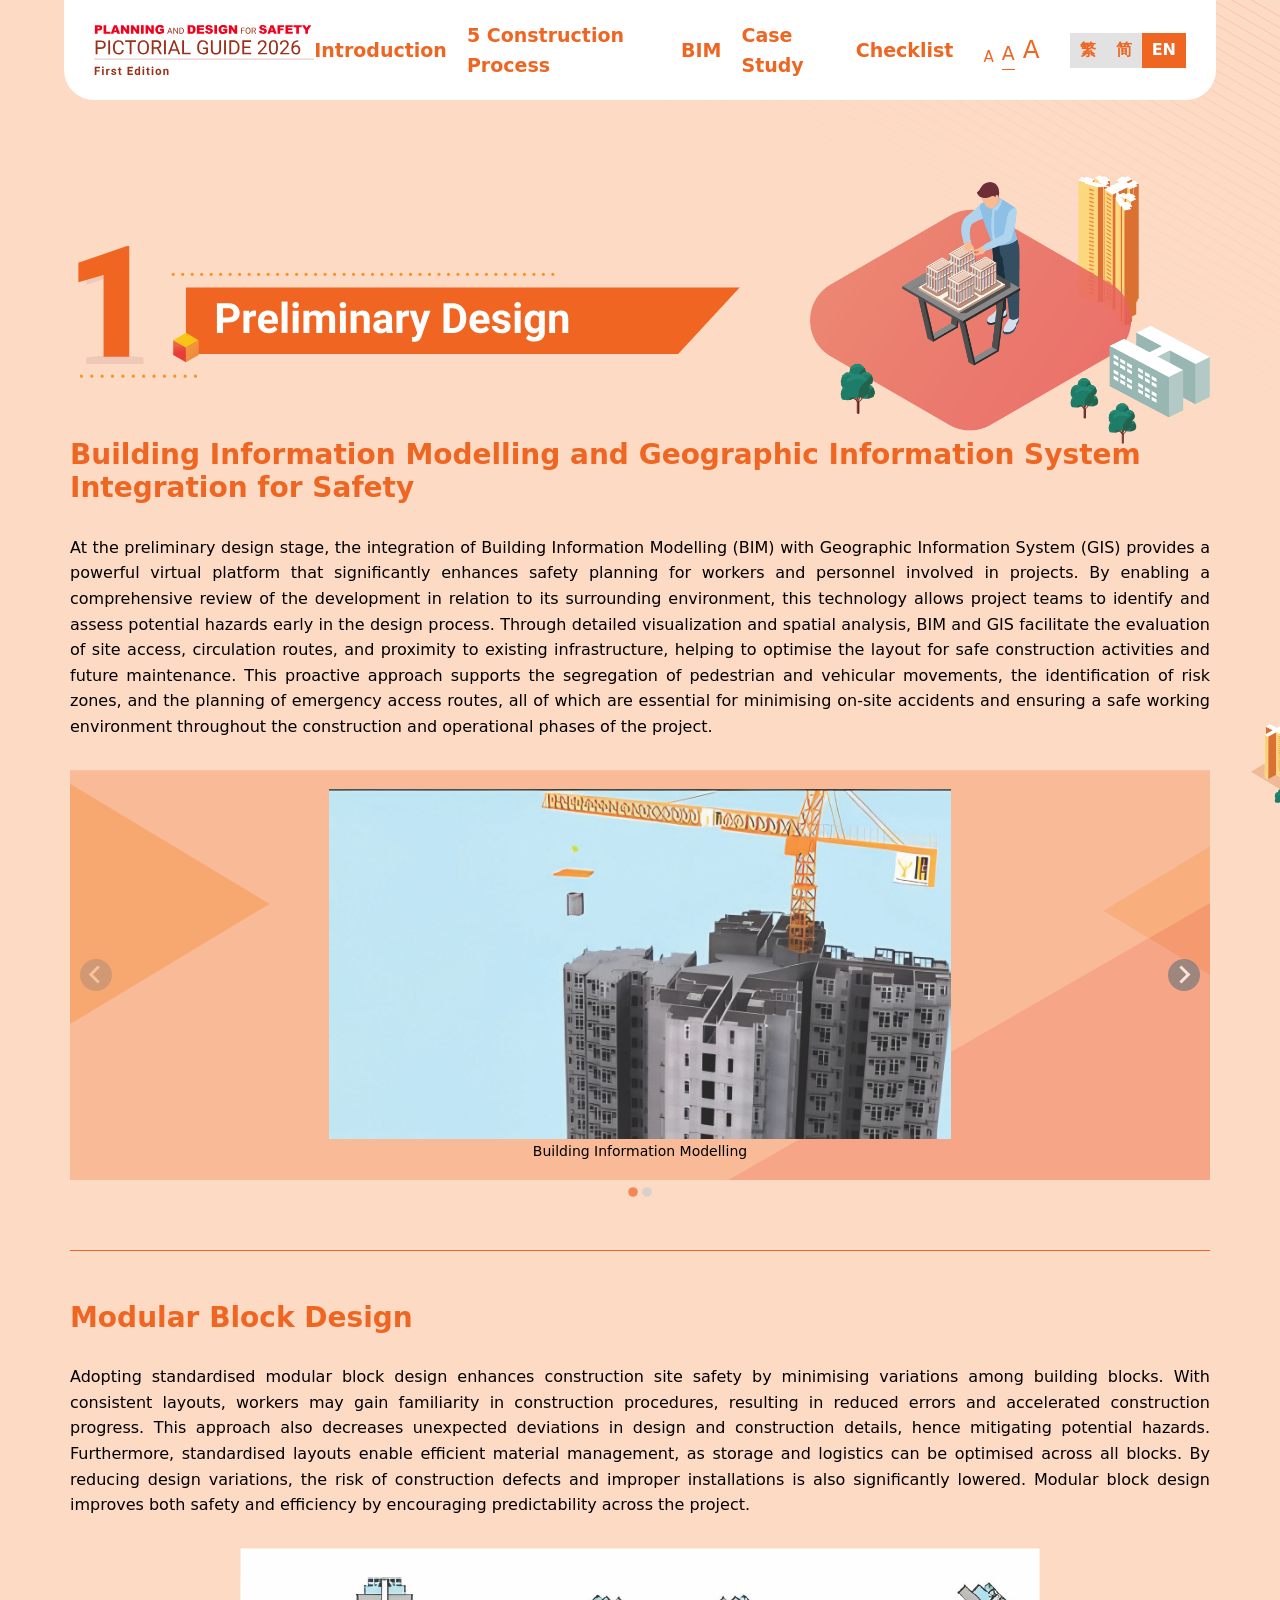
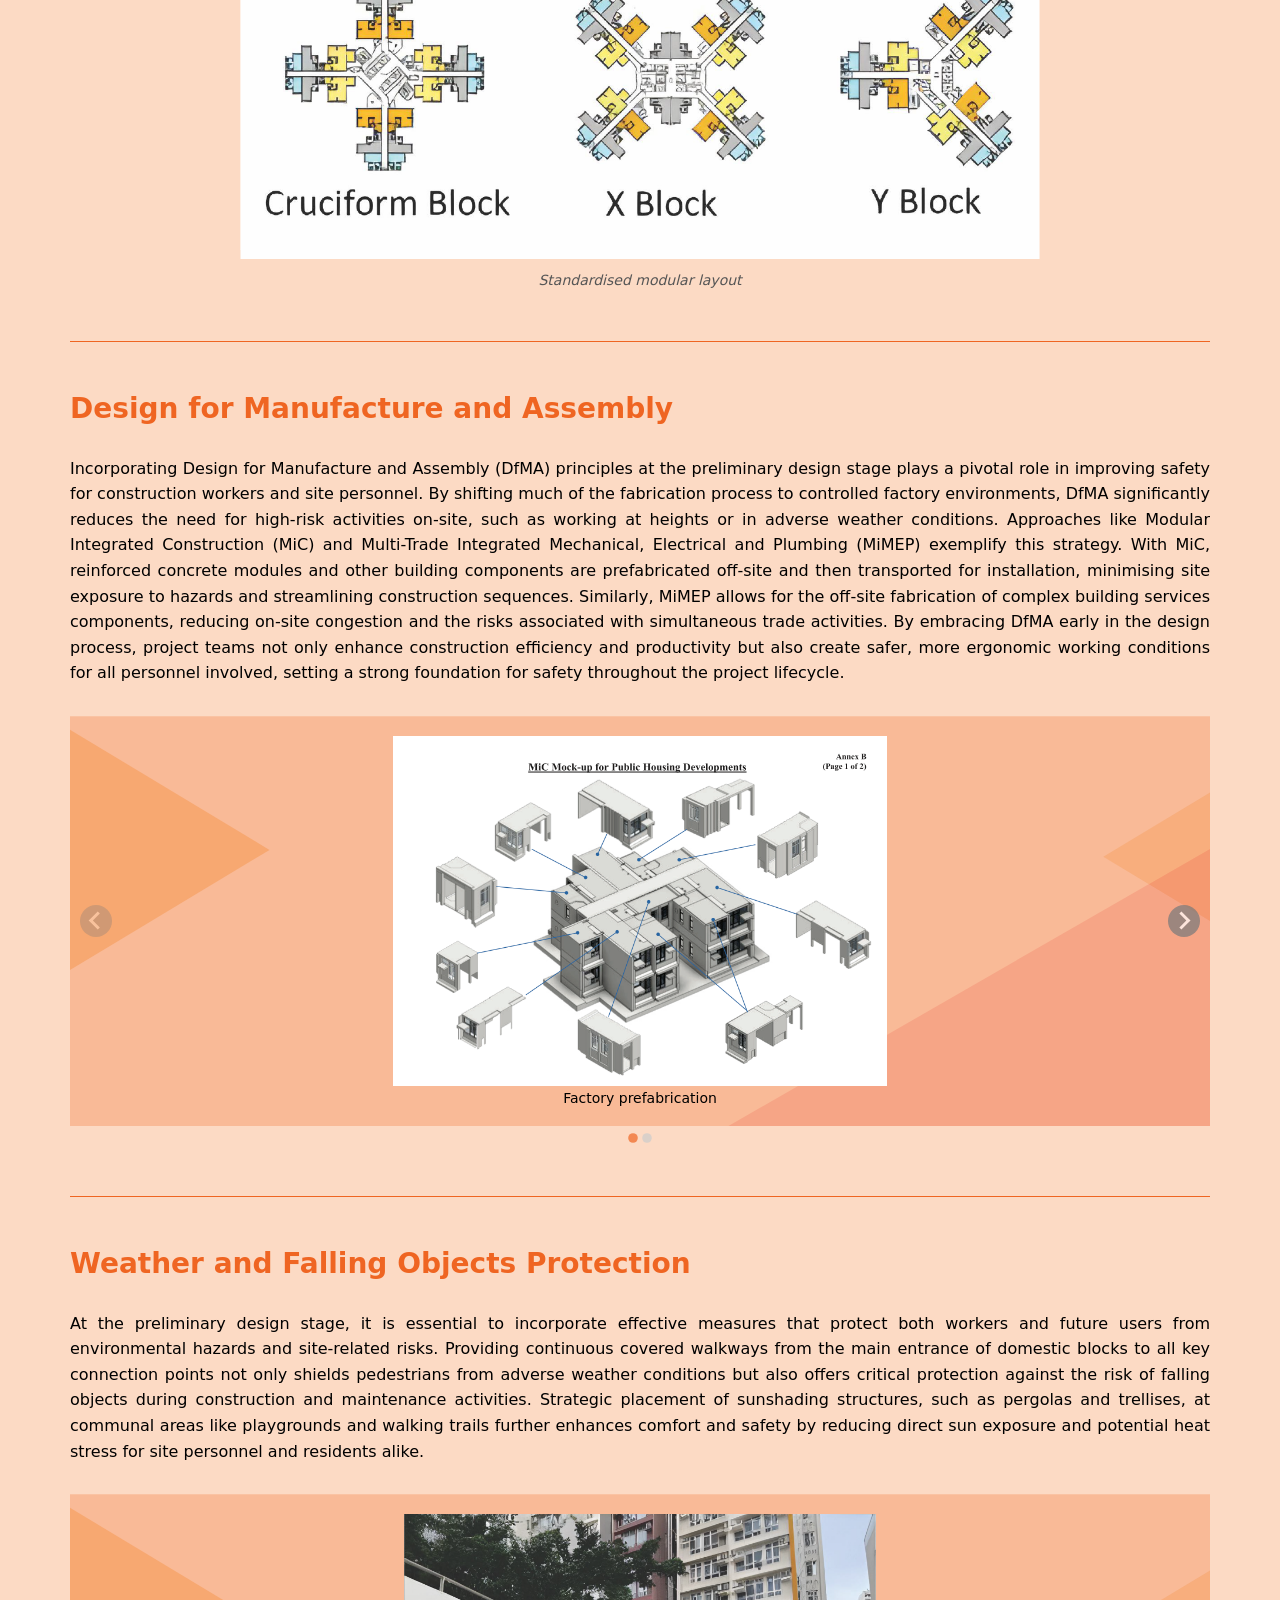
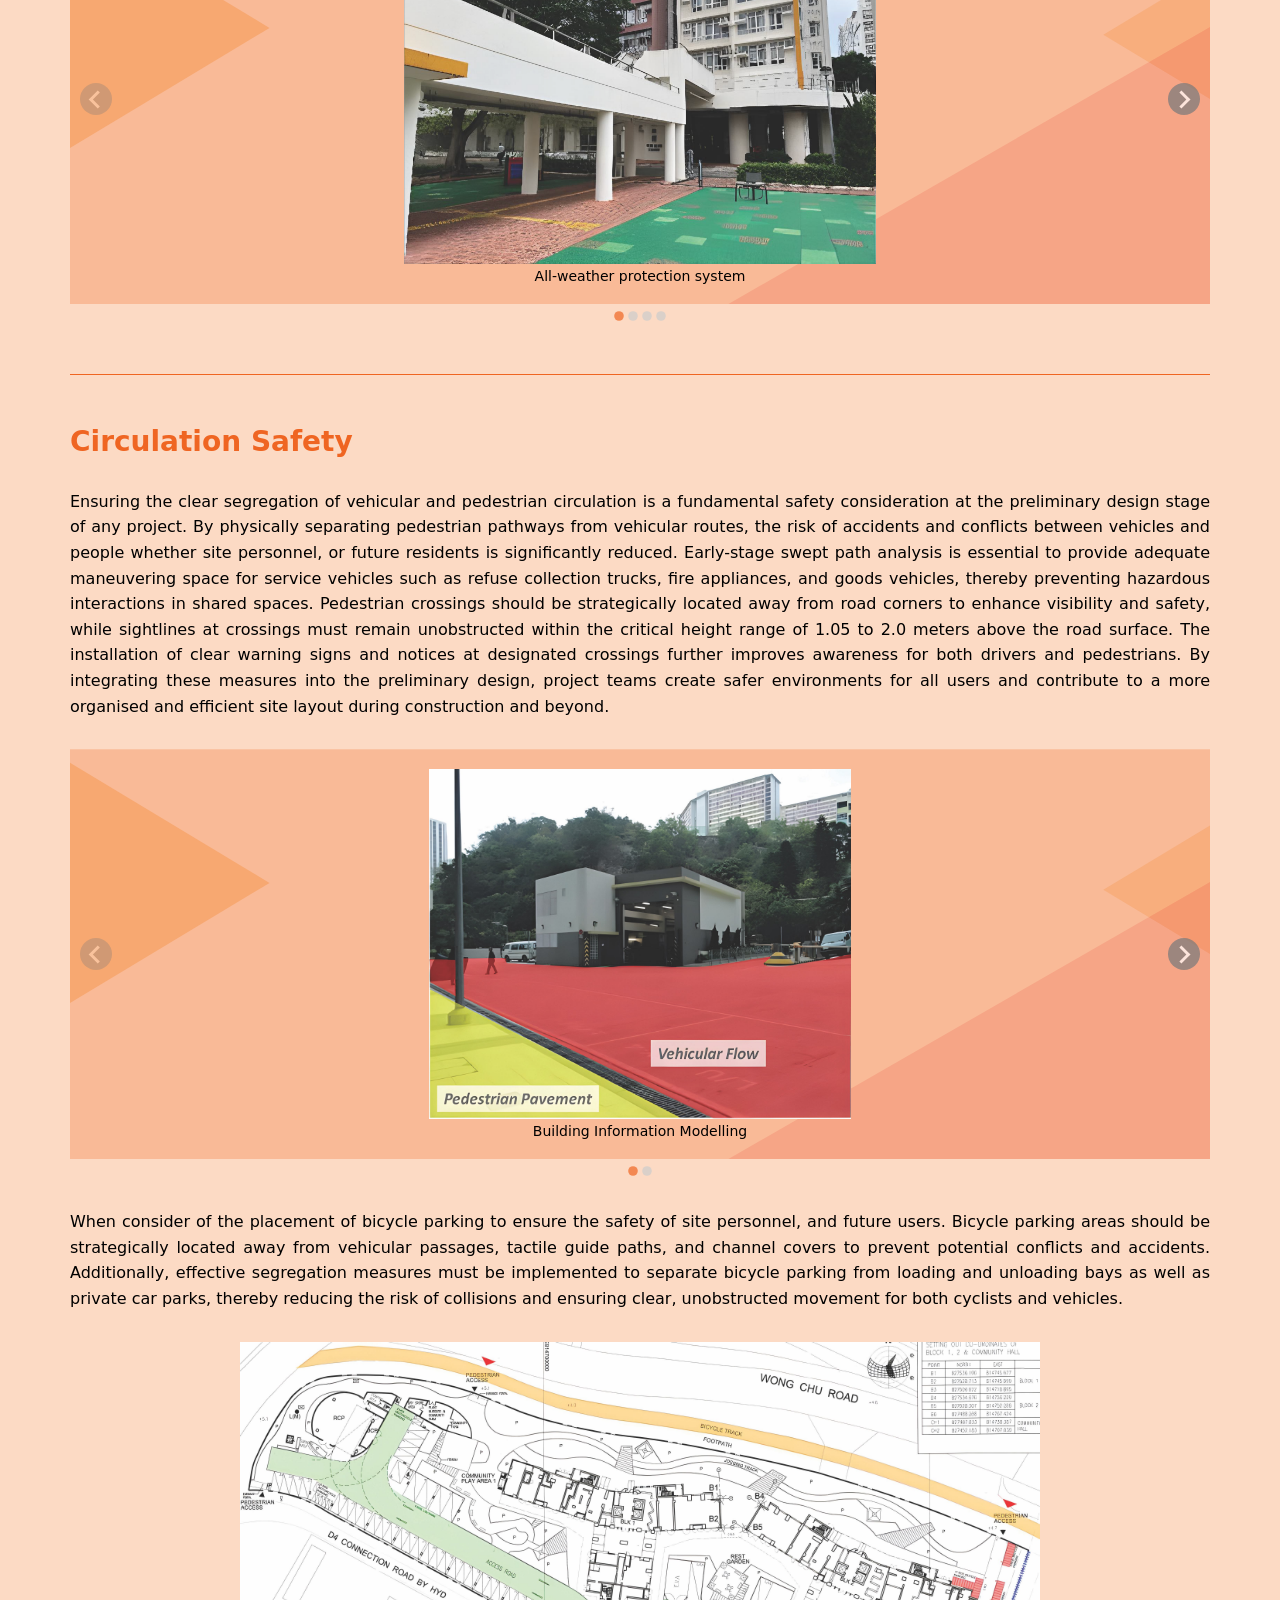
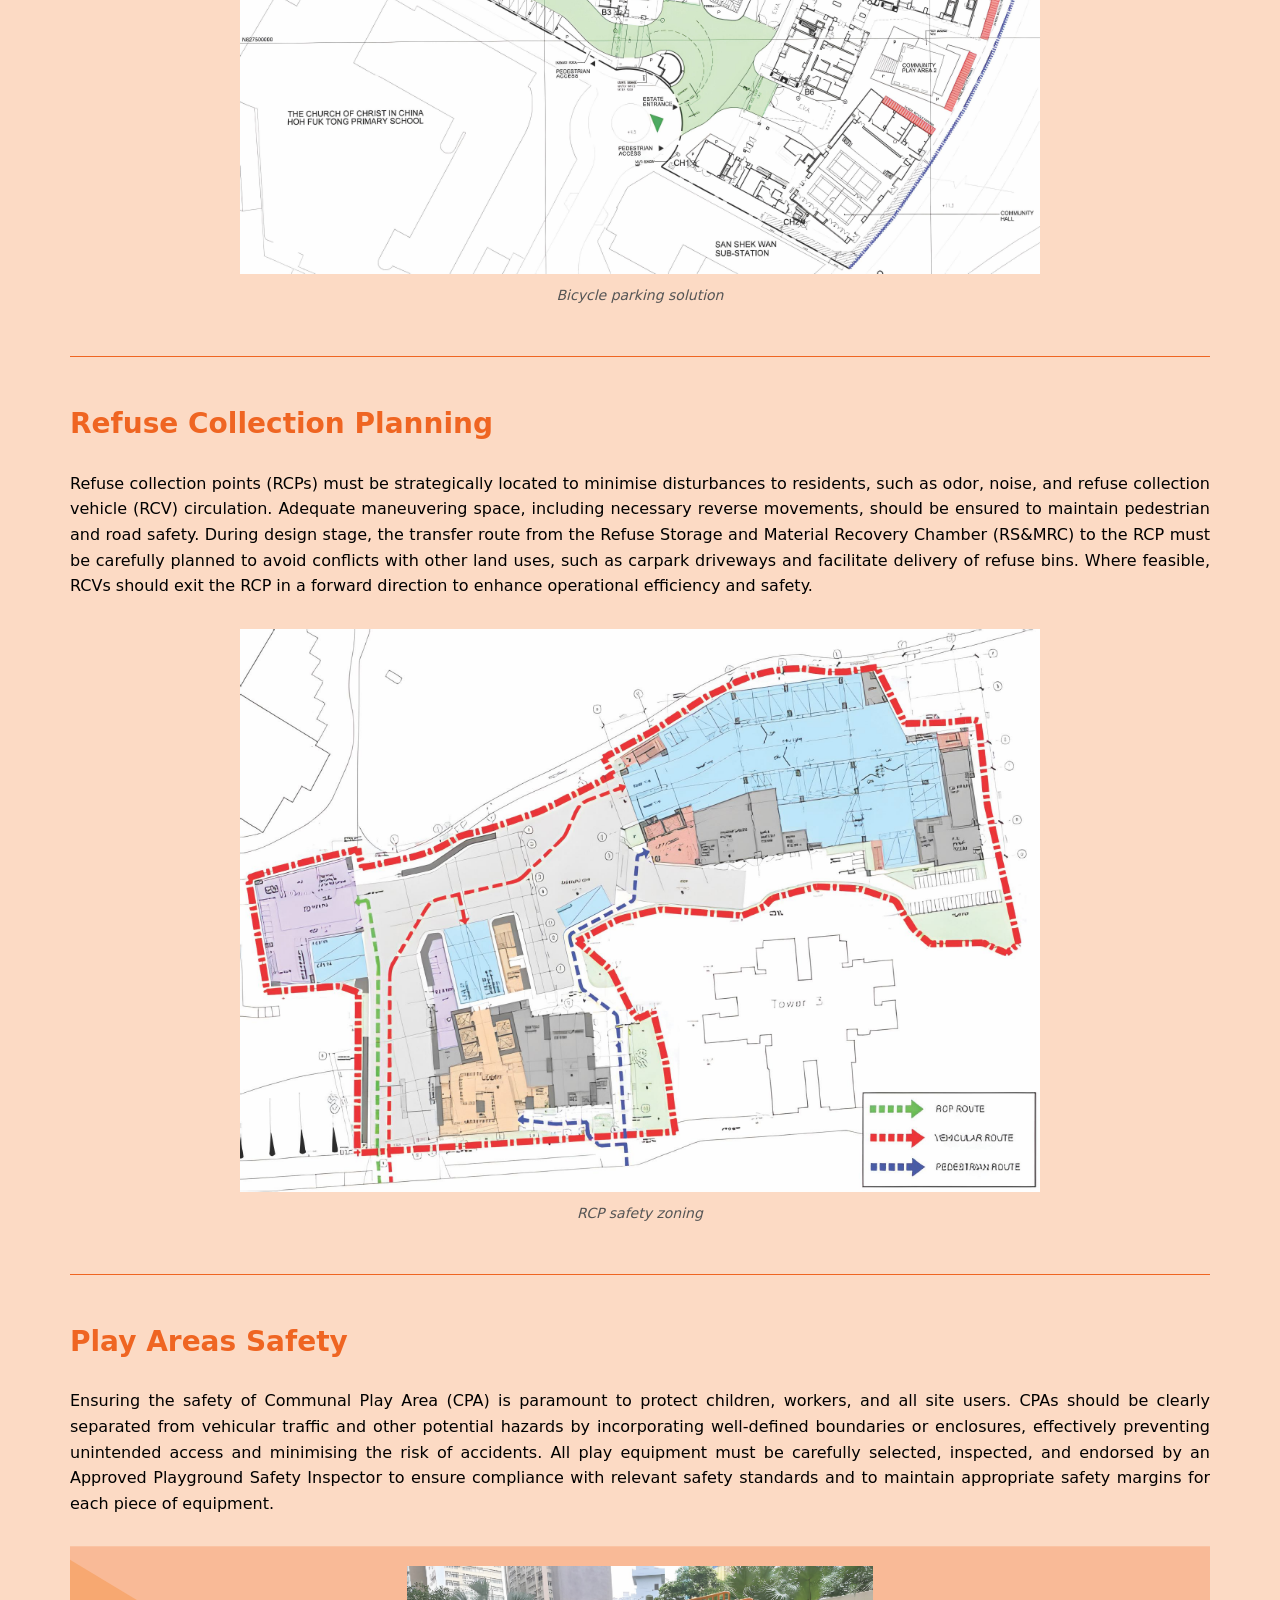
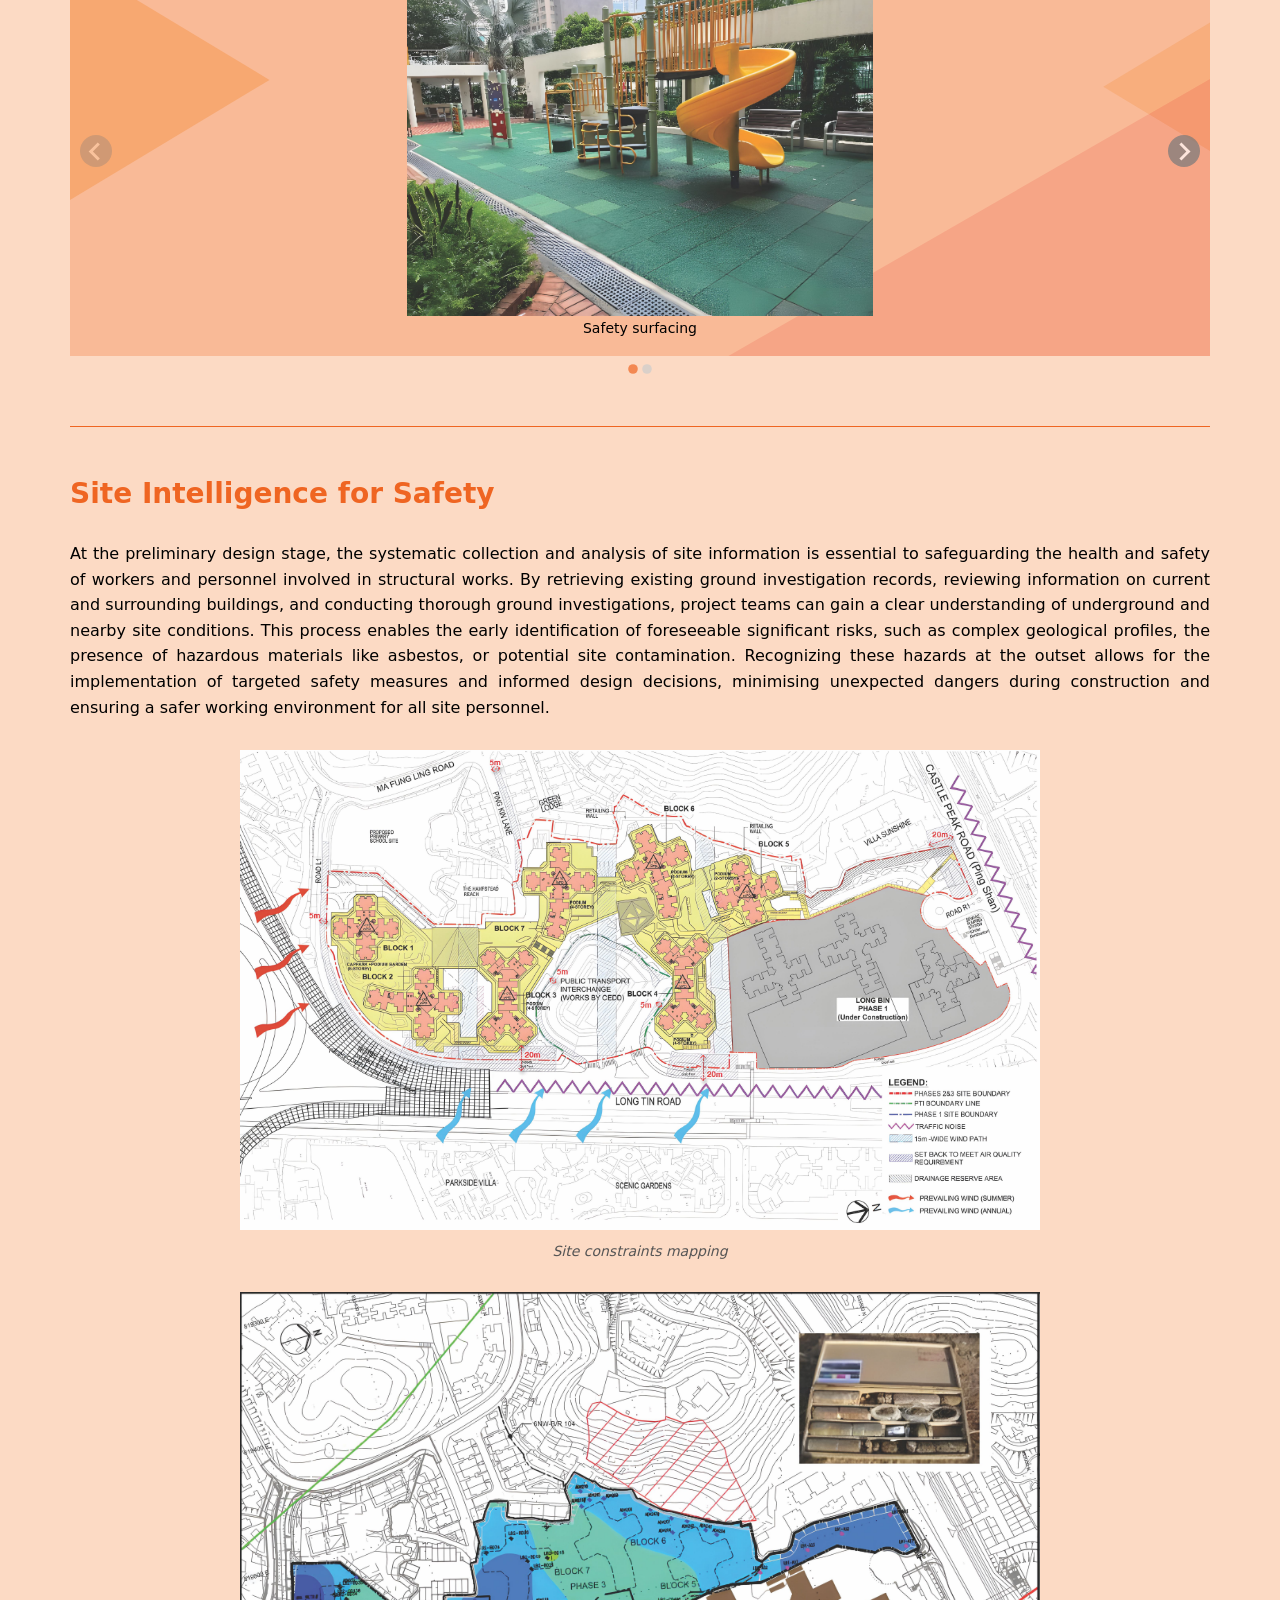
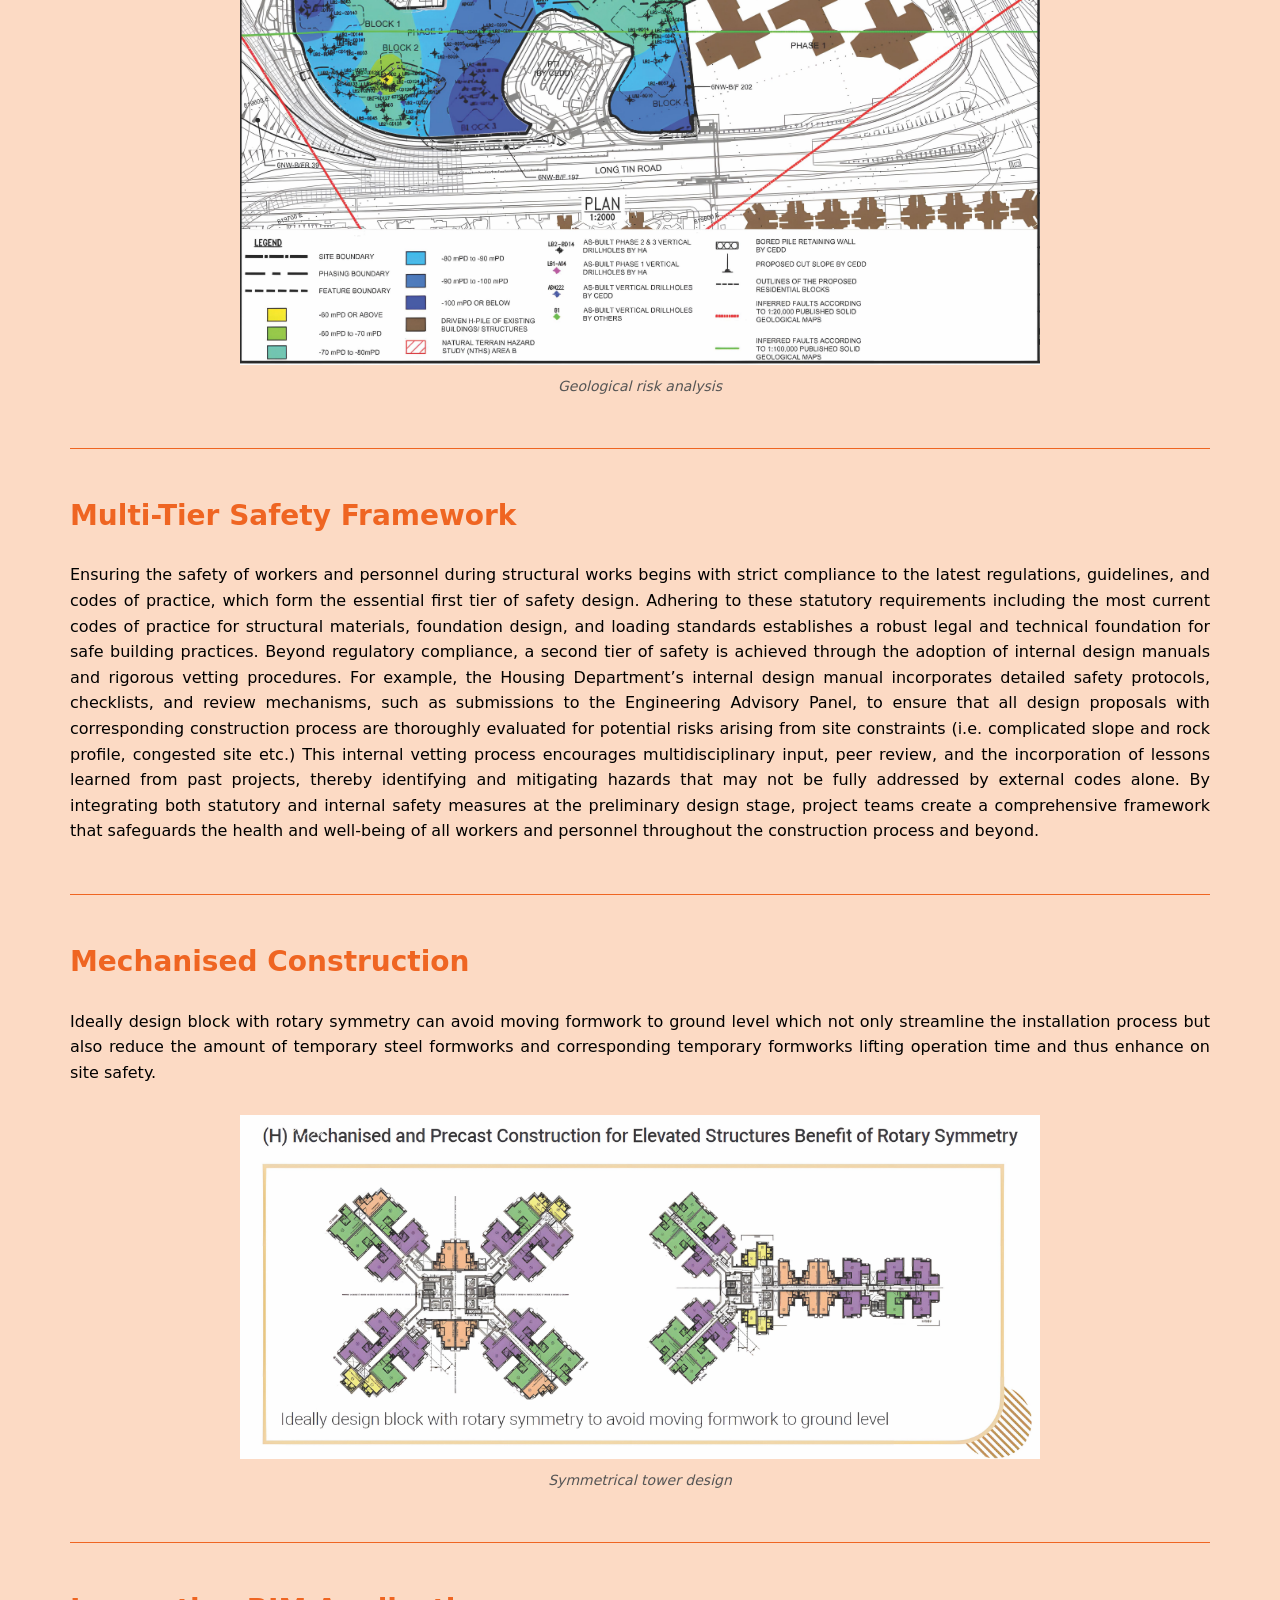
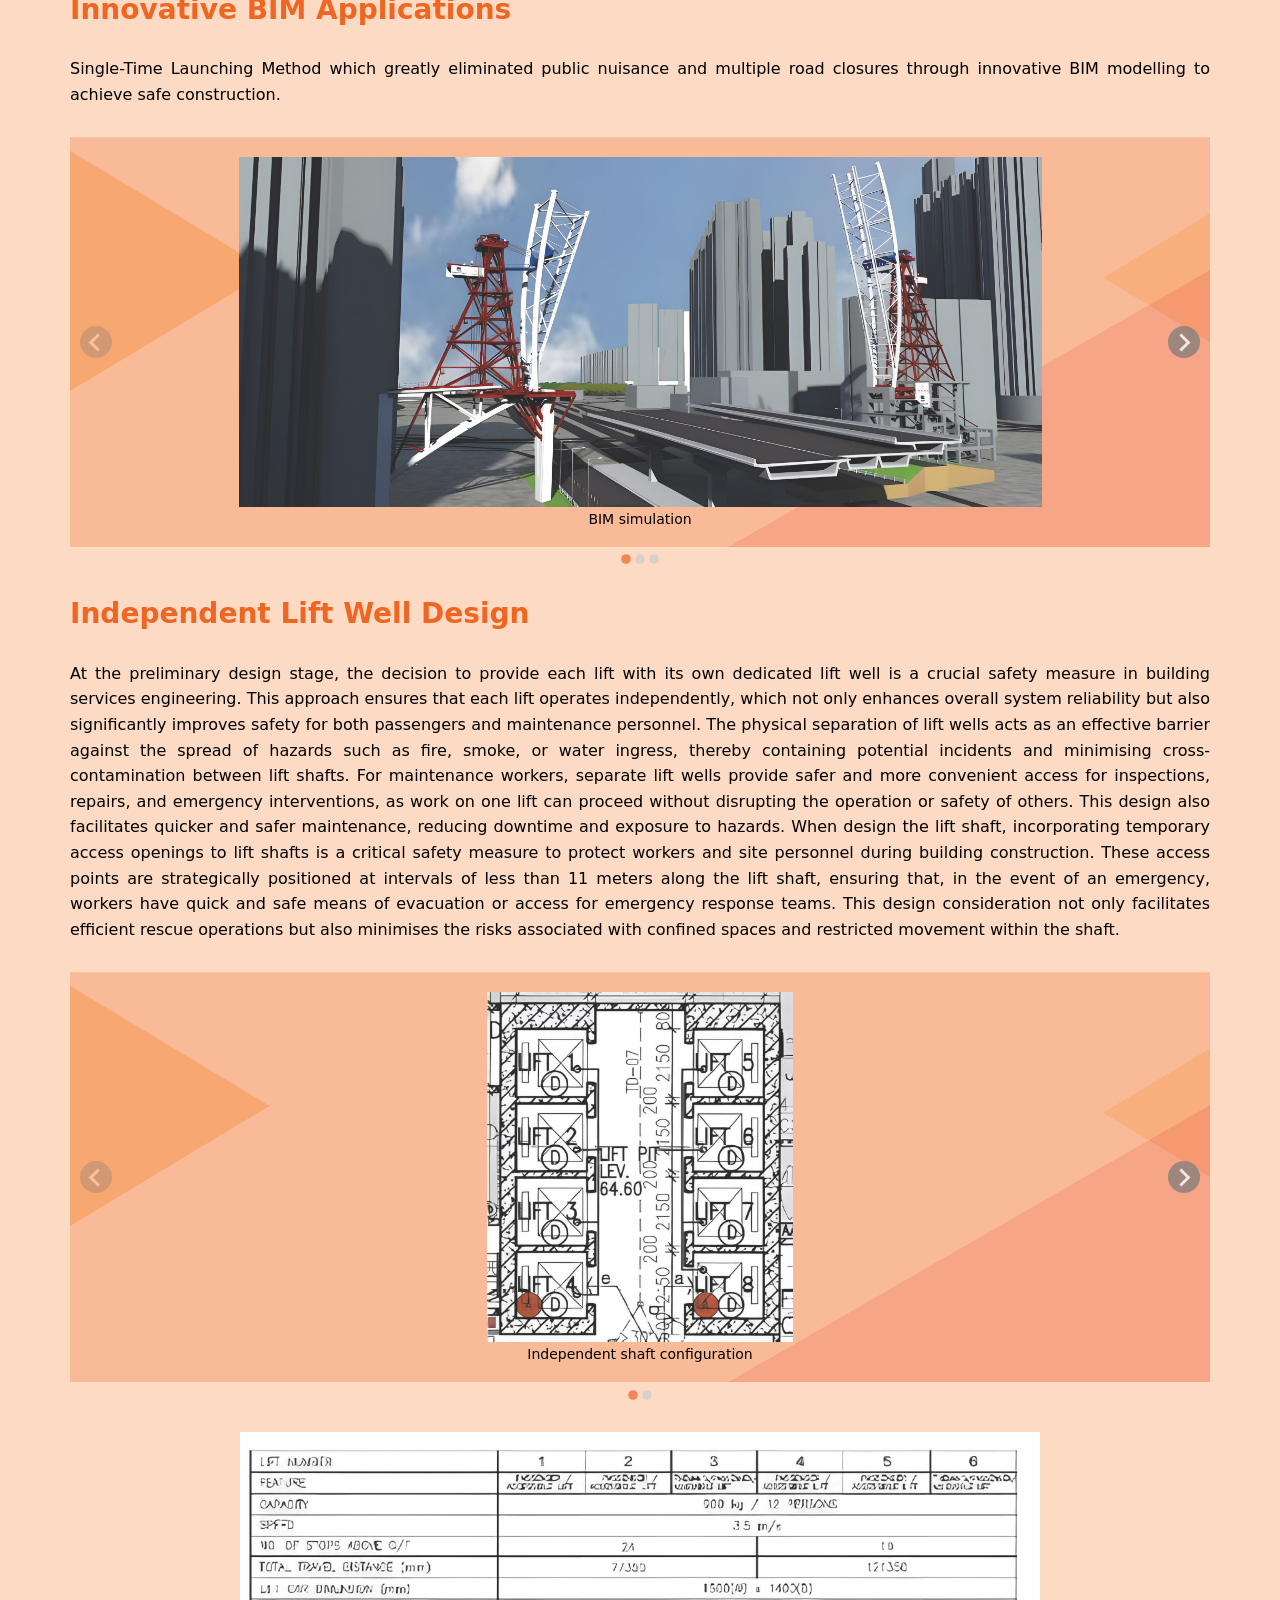
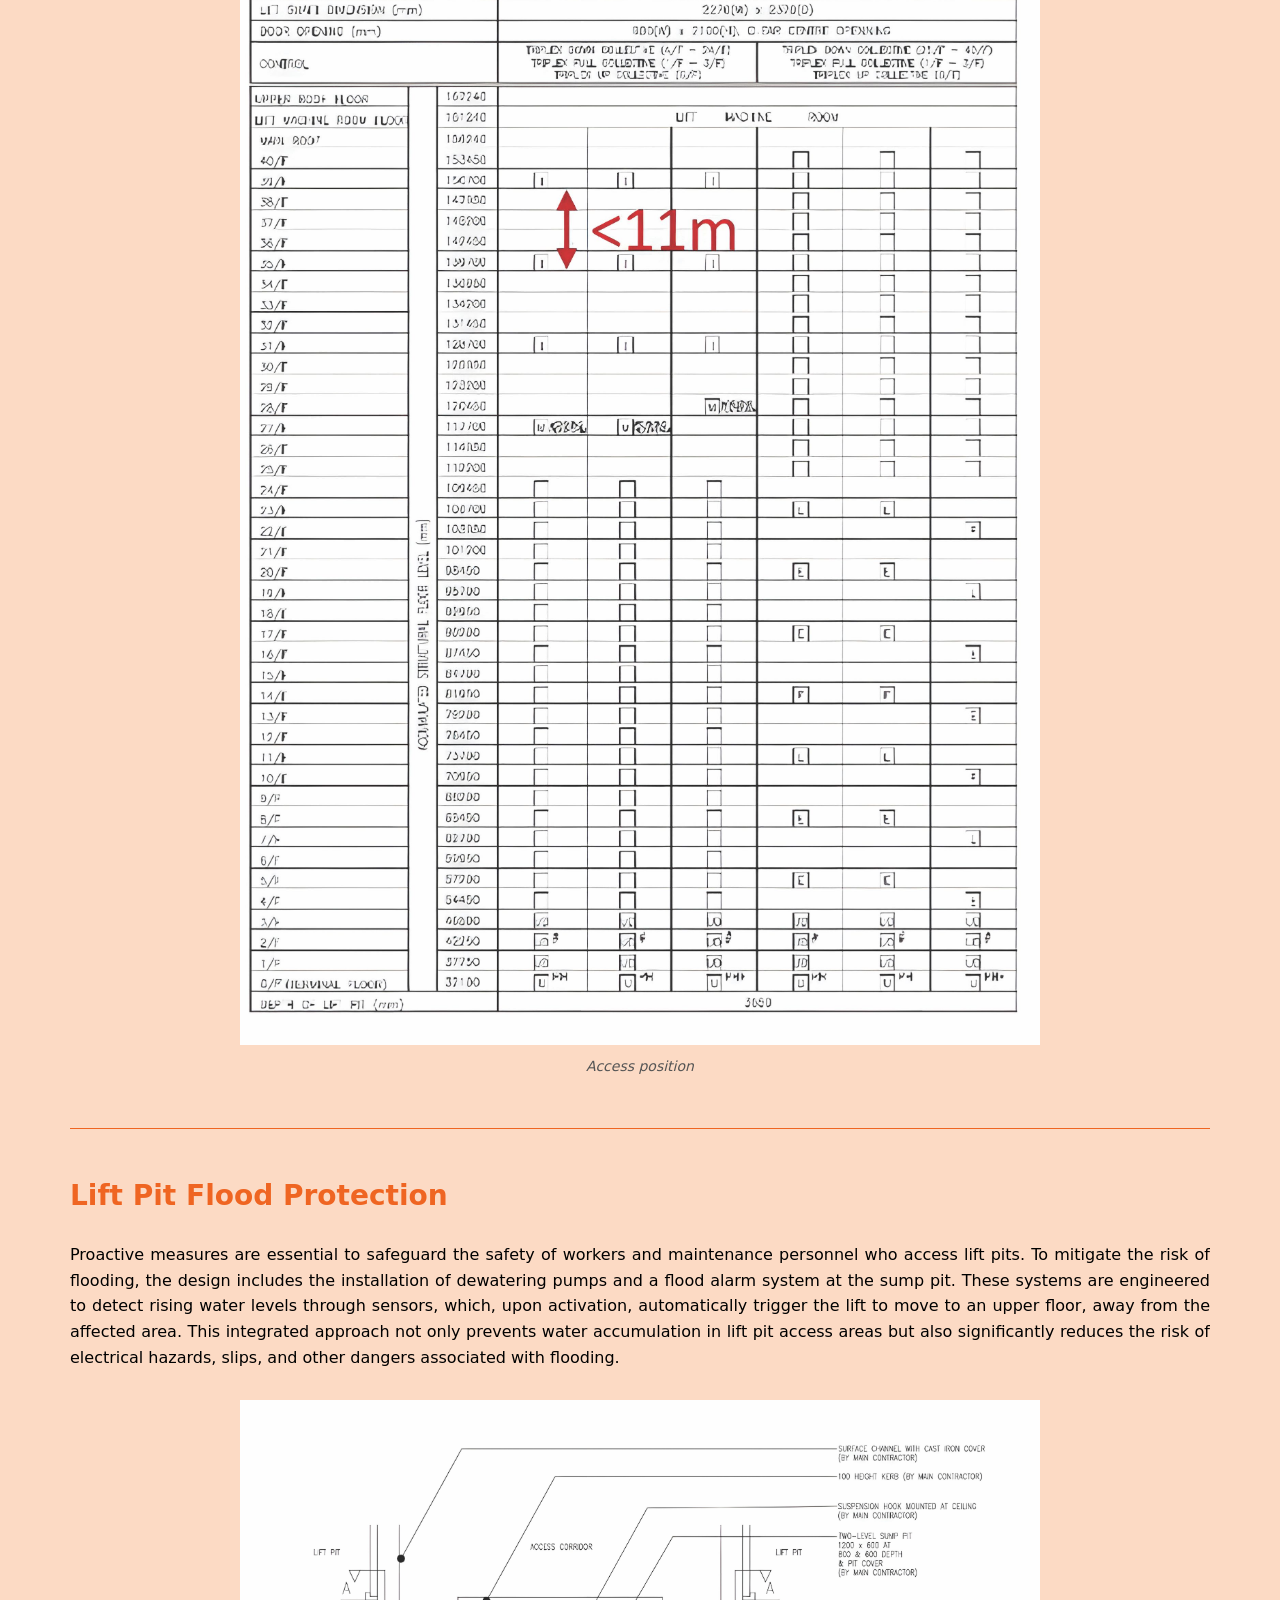
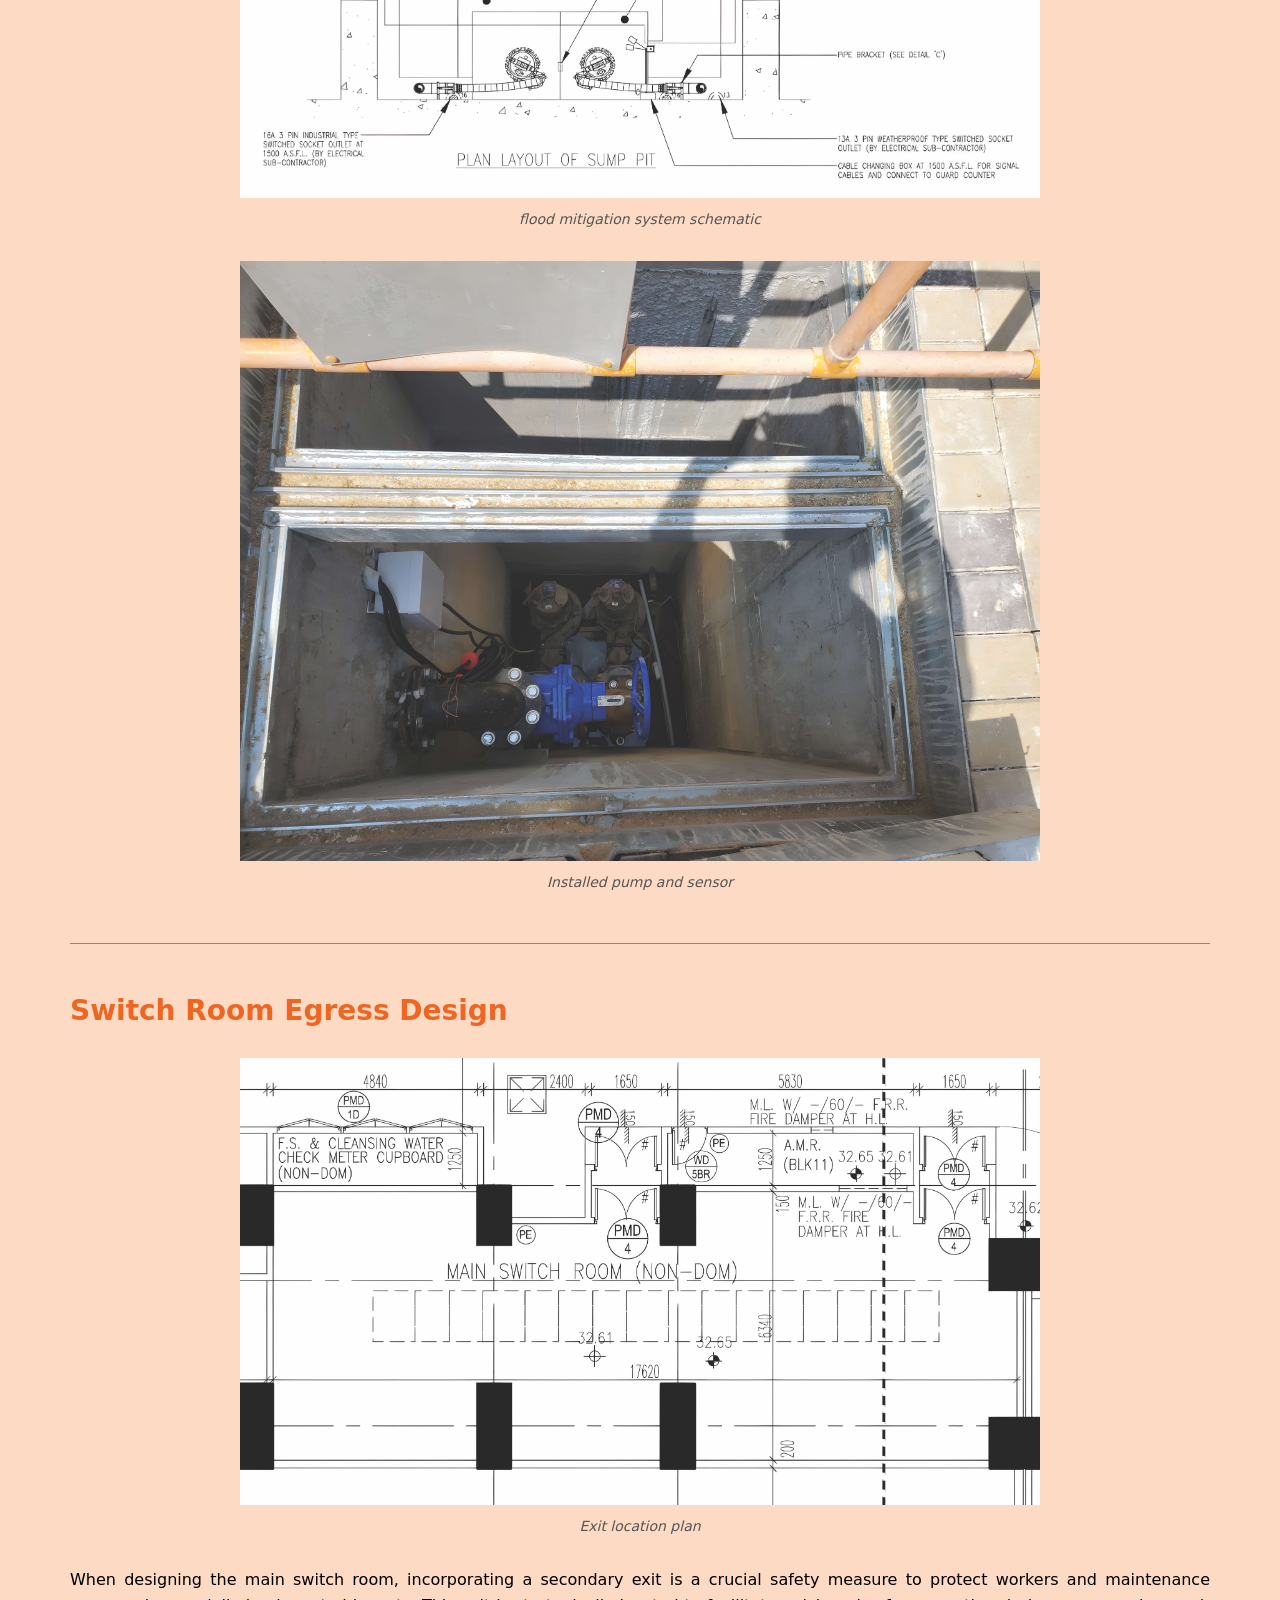
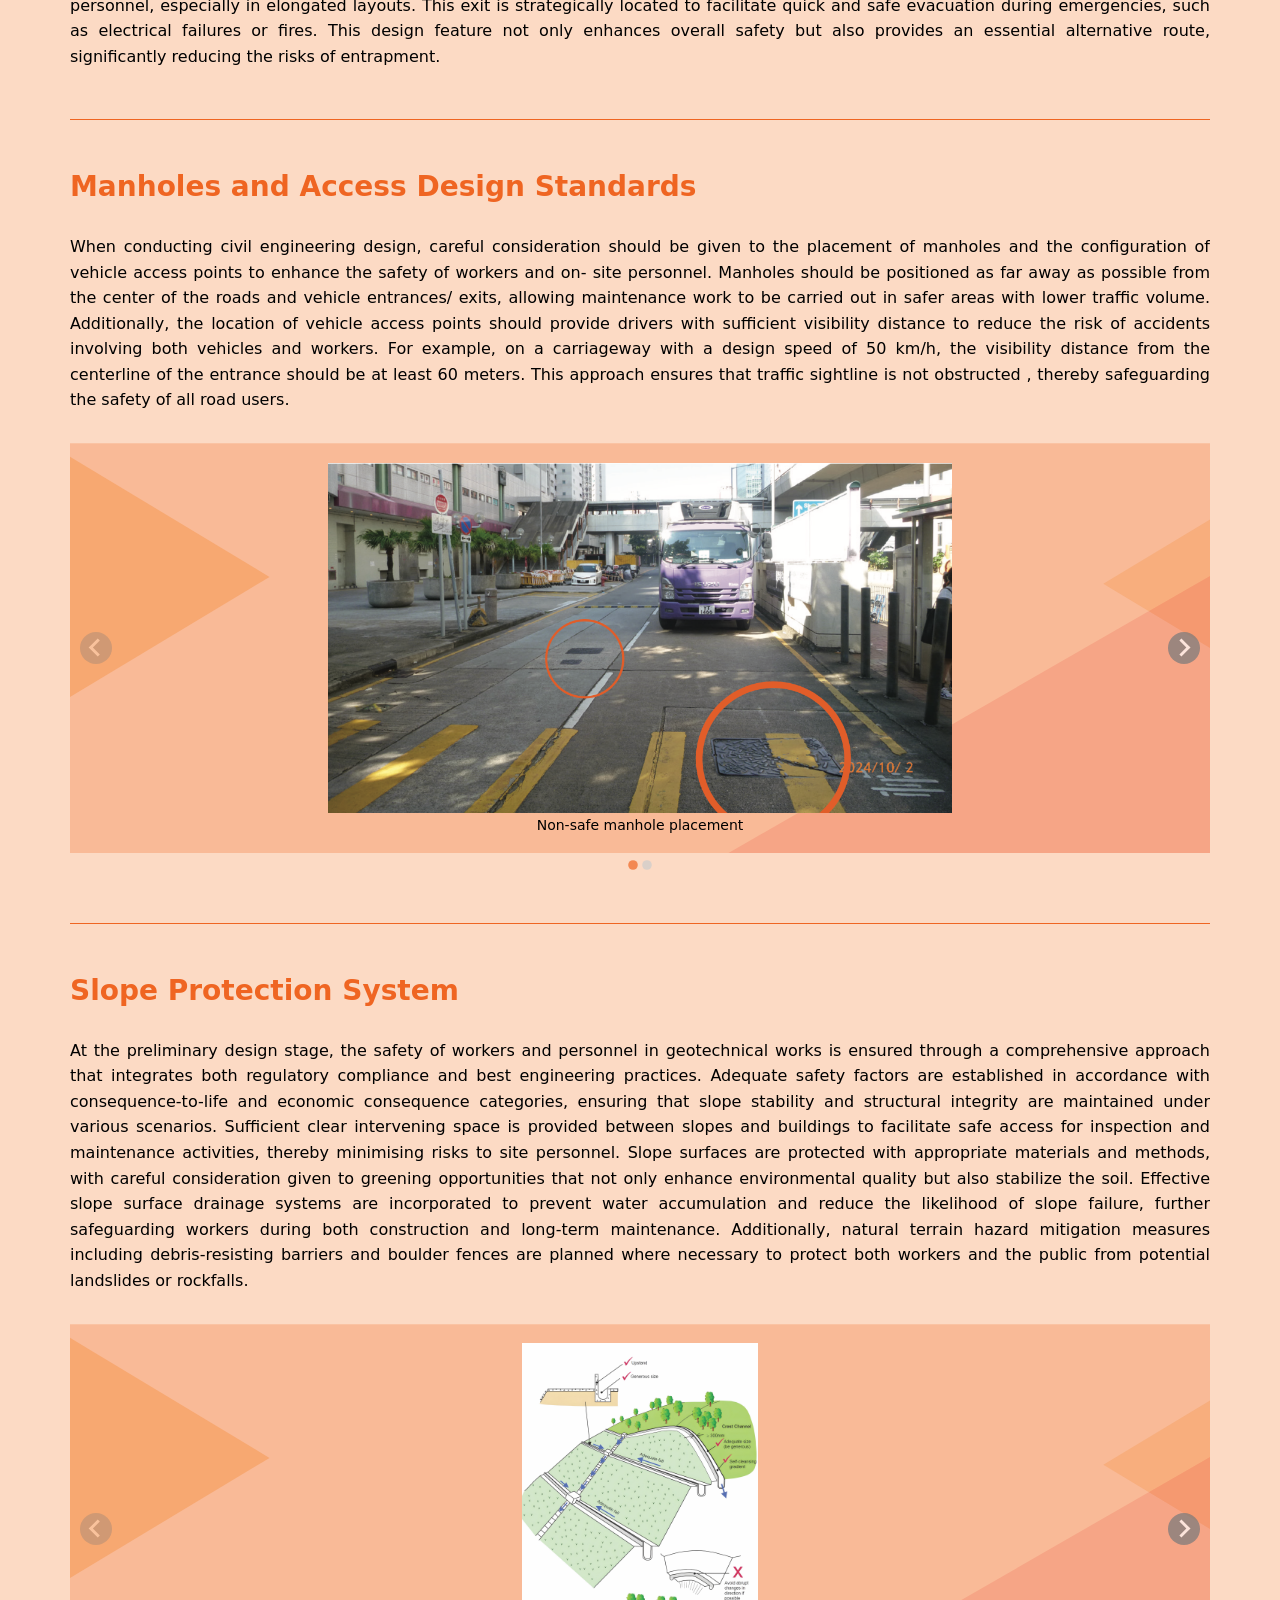
<file: en/1_preliminary_design.html>
<!DOCTYPE html>
<html lang="en">

<head>
  <meta charset="UTF-8">
  <meta name="viewport" content="width=device-width, initial-scale=1.0">
  <title>HA project</title>
  <link href="https://cdn.jsdelivr.net/npm/@splidejs/splide@4.1.4/dist/css/splide.min.css" rel="stylesheet">
  <script src="../assets/js/lib/tailwindcss.js"></script>
  <style type="text/tailwindcss">@theme {--breakpoint-md: 820px;}</style>
  <link rel="stylesheet" href="../assets/css/main.css">
  <link rel="stylesheet" href="../assets/css/modal.css">
  <link rel="stylesheet" href="../assets/css/slider.css">
  <link rel="stylesheet" href="../assets/css/single_page.css">
  <link rel="stylesheet" href="../assets/css/process.css">
</head>

<body class="process-template process one">
  <div class="content-container min-h-screen">
    <div class="page-template process-5">
      <div class="page-title-wrapper one">
        <img src="/assets/images/process-1-title.svg" class="hidden md:block">
        <img src="/assets/images/m-1.svg" class="block md:hidden">
      </div>
      <div class="page-template-content-inner one">
        <h2>Building Information Modelling and Geographic Information System<br />Integration for Safety</h2>
        <p>At the preliminary design stage, the integration of Building Information Modelling (BIM) with Geographic
          Information System (GIS) provides a powerful virtual platform that significantly enhances safety planning for
          workers and personnel involved in projects. By enabling a comprehensive review of the development in relation
          to its surrounding environment, this technology allows project teams to identify and assess potential hazards
          early in the design process. Through detailed visualization and spatial analysis, BIM and GIS facilitate the
          evaluation of site access, circulation routes, and proximity to existing infrastructure, helping to optimise
          the layout for safe construction activities and future maintenance. This proactive approach supports the
          segregation of pedestrian and vehicular movements, the identification of risk zones, and the planning of
          emergency access routes, all of which are essential for minimising on-site accidents and ensuring a safe
          working environment throughout the construction and operational phases of the project.</p>
        <div class="slider-wrapper">
          <div class="splide" aria-label="Splide with Captions" id="slider-1">
            <div class="splide__track">
              <ul class="splide__list">
                <li class="splide__slide">
                  <div class="splide__slide__container">
                    <img src="/assets/images/process1/image_1.jpeg" loading="lazy">
                    <span class="caption">Building Information Modelling</span>
                  </div>
                </li>
                <li class="splide__slide">
                  <div class="splide__slide__container">
                    <img src="/assets/images/process1/image_2.jpeg" loading="lazy">
                    <span class="caption">Geographic Information System</span>
                  </div>
                </li>
              </ul>
            </div>
          </div>
        </div>
        <div class="line-divider"></div>
        <h2>Modular Block Design</h2>
        <p>Adopting standardised modular block design enhances construction site safety by minimising variations among
          building blocks. With consistent layouts, workers may gain familiarity in construction procedures, resulting
          in reduced errors and accelerated construction progress. This approach also decreases unexpected deviations in
          design and construction details, hence mitigating potential hazards. Furthermore, standardised layouts enable
          efficient material management, as storage and logistics can be optimised across all blocks. By reducing design
          variations, the risk of construction defects and improper installations is also significantly lowered. Modular
          block design improves both safety and efficiency by encouraging predictability across the project.</p>
        <div class="single-img-section">
          <img src="/assets/images/process1/image_3.png" loading="lazy" />
          <p>Standardised modular layout</p>
        </div>
        <div class="line-divider"></div>
        <h2>Design for Manufacture and Assembly</h2>
        <p>Incorporating Design for Manufacture and Assembly (DfMA) principles at the preliminary design stage plays a
          pivotal role in improving safety for construction workers and site personnel. By shifting much of the
          fabrication process to controlled factory environments, DfMA significantly reduces the need for high-risk
          activities on-site, such as working at heights or in adverse weather conditions. Approaches like Modular
          Integrated Construction (MiC) and Multi-Trade Integrated Mechanical, Electrical and Plumbing (MiMEP) exemplify
          this strategy. With MiC, reinforced concrete modules and other building components are prefabricated off-site
          and then transported for installation, minimising site exposure to hazards and streamlining construction
          sequences. Similarly, MiMEP allows for the off-site fabrication of complex building services components,
          reducing on-site congestion and the risks associated with simultaneous trade activities. By embracing DfMA
          early in the design process, project teams not only enhance construction efficiency and productivity but also
          create safer, more ergonomic working conditions for all personnel involved, setting a strong foundation for
          safety throughout the project lifecycle.</p>
        <div class="slider-wrapper">
          <div class="splide" aria-label="Splide with Captions" id="slider-1-1">
            <div class="splide__track">
              <ul class="splide__list">
                <li class="splide__slide">
                  <div class="splide__slide__container">
                    <img src="/assets/images/process1/image_4.png" loading="lazy" />
                    <span class="caption">Factory prefabrication</span>
                  </div>
                </li>
                <li class="splide__slide">
                  <div class="splide__slide__container">
                    <img src="/assets/images/process1/image_5.jpeg" loading="lazy" />
                    <span class="caption">Factory prefabrication</span>
                  </div>
                </li>
              </ul>
            </div>
          </div>
        </div>
        <div class="line-divider"></div>

        <h2>Weather and Falling Objects Protection</h2>
        <p>At the preliminary design stage, it is essential to incorporate effective measures that protect both workers
          and future users from environmental hazards and site-related risks. Providing continuous covered walkways from
          the main entrance of domestic blocks to all key connection points not only shields pedestrians from adverse
          weather conditions but also offers critical protection against the risk of falling objects during construction
          and maintenance activities. Strategic placement of sunshading structures, such as pergolas and trellises, at
          communal areas like playgrounds and walking trails further enhances comfort and safety by reducing direct sun
          exposure and potential heat stress for site personnel and residents alike.</p>
        <div class="slider-wrapper">
          <div class="splide" id="slider-2">
            <div class="splide__track">
              <ul class="splide__list">
                <li class="splide__slide">
                  <div class="splide__slide__container"><img src="/assets/images/process1/image_9_1.png"
                      loading="lazy" />
                    <span class="caption">All-weather protection system</span>
                  </div>
                </li>
                <li class="splide__slide">
                  <div class="splide__slide__container"><img src="/assets/images/process1/image_9_2.png"
                      loading="lazy" />
                    <span class="caption">All-weather protection system</span>
                  </div>
                </li>
                <li class="splide__slide">
                  <div class="splide__slide__container"><img src="/assets/images/process1/image_9_3.png"
                      loading="lazy" />
                    <span class="caption">All-weather protection system</span>
                  </div>
                </li>
                <li class="splide__slide">
                  <div class="splide__slide__container"><img src="/assets/images/process1/image_9_4.png"
                      loading="lazy" />
                    <span class="caption">All-weather protection system</span>
                  </div>
                </li>
              </ul>
            </div>
          </div>
        </div>
        <div class="line-divider"></div>
        <h2>Circulation Safety</h2>
        <p>
          Ensuring the clear segregation of vehicular and pedestrian circulation is a fundamental safety consideration
          at the preliminary design stage of any project. By physically separating pedestrian pathways from vehicular
          routes, the risk of accidents and conflicts between vehicles and people whether site personnel, or future
          residents is significantly reduced. Early-stage swept path analysis is essential to provide adequate
          maneuvering space for service vehicles such as refuse collection trucks, fire appliances, and goods vehicles,
          thereby preventing hazardous interactions in shared spaces. Pedestrian crossings should be strategically
          located away from road corners to enhance visibility and safety, while sightlines at crossings must remain
          unobstructed within the critical height range of 1.05 to 2.0 meters above the road surface. The installation
          of clear warning signs and notices at designated crossings further improves awareness for both drivers and
          pedestrians. By integrating these measures into the preliminary design, project teams create safer
          environments for all users and contribute to a more organised and efficient site layout during construction
          and beyond.
        </p>
        <div class="slider-wrapper">
          <div class="splide" id="slider-3">
            <div class="splide__track">
              <ul class="splide__list">
                <li class="splide__slide">
                  <div class="splide__slide__container">
                    <img src="/assets/images/process1/image_7.jpeg" loading="lazy" />
                    <span class="caption">Building Information Modelling</span>
                  </div>
                </li>
                <li class="splide__slide">
                  <div class="splide__slide__container">
                    <img src="/assets/images/process1/image_8.jpeg" loading="lazy" />
                    <span class="caption">Geographic Information System</span>
                  </div>
                </li>
              </ul>
            </div>
          </div>
        </div>
        <p>When consider of the placement of bicycle parking to ensure the safety of site personnel, and future users.
          Bicycle parking areas should be strategically located away from vehicular passages, tactile guide paths, and
          channel covers to prevent potential conflicts and accidents. Additionally, effective segregation measures must
          be implemented to separate bicycle parking from loading and unloading bays as well as private car parks,
          thereby reducing the risk of collisions and ensuring clear, unobstructed movement for both cyclists and
          vehicles.</p>
        <div class="single-img-section">
          <img src="/assets/images/process1/image_10.jpeg" loading="lazy" />
          <p>Bicycle parking solution</p>
        </div>
        <div class="line-divider"></div>
        <h2>Refuse Collection Planning</h2>
        <p>Refuse collection points (RCPs) must be strategically located to minimise disturbances to residents, such as
          odor, noise, and refuse collection vehicle (RCV) circulation. Adequate maneuvering space, including necessary
          reverse movements, should be ensured to maintain pedestrian and road safety. During design stage, the transfer
          route from the Refuse Storage and Material Recovery Chamber (RS&MRC) to the RCP must be carefully planned to
          avoid conflicts with other land uses, such as carpark driveways and facilitate delivery of refuse bins. Where
          feasible, RCVs should exit the RCP in a forward direction to enhance operational efficiency and safety.</p>
        <div class="single-img-section">
          <img src="/assets/images/process1/image_11.jpeg" loading="lazy" />
          <p>RCP safety zoning</p>
        </div>
        <div class="line-divider"></div>
        <h2>Play Areas Safety</h2>
        <p>Ensuring the safety of Communal Play Area (CPA) is paramount to protect children, workers, and all site
          users. CPAs should be clearly separated from vehicular traffic and other potential hazards by incorporating
          well-defined boundaries or enclosures, effectively preventing unintended access and minimising the risk of
          accidents. All play equipment must be carefully selected, inspected, and endorsed by an Approved Playground
          Safety Inspector to ensure compliance with relevant safety standards and to maintain appropriate safety
          margins for each piece of equipment.</p>
        <div class="slider-wrapper">
          <div class="splide" id="slider-4">
            <div class="splide__track">
              <ul class="splide__list">
                <li class="splide__slide">
                  <div class="splide__slide__container">
                    <img src="/assets/images/process1/image_12.jpeg" loading="lazy" />
                    <span class="caption">Safety surfacing</span>
                  </div>
                </li>
                <li class="splide__slide">
                  <div class="splide__slide__container">
                    <img src="/assets/images/process1/image_12_2.jpeg" loading="lazy" />
                    <span class="caption">Equipment spacing</span>
                  </div>
                </li>
              </ul>
            </div>
          </div>
        </div>
        <div class="line-divider"></div>
        <h3 class="">Site Intelligence for Safety</h2>
          <p>At the preliminary design stage, the systematic collection and analysis of site information is essential to
            safeguarding the health and safety of workers and personnel involved in structural works. By retrieving
            existing ground investigation records, reviewing information on current and surrounding buildings, and
            conducting thorough ground investigations, project teams can gain a clear understanding of underground
            and nearby site conditions. This process enables the early identification of foreseeable significant risks,
            such as complex geological profiles, the presence of hazardous materials like asbestos, or potential
            site contamination. Recognizing these hazards at the outset allows for the implementation of targeted
            safety measures and informed design decisions, minimising unexpected dangers during construction
            and ensuring a safer working environment for all site personnel.</p>
          <div class="single-img-section">
            <img src="/assets/images/process1/image_13.jpeg" loading="lazy" />
            <p>Site constraints mapping</p>
          </div>
          <div class="single-img-section">
            <img src="/assets/images/process1/image_14.jpeg" loading="lazy" />
            <p>Geological risk analysis</p>
          </div>
          <div class="line-divider"></div>
          <h2>Multi-Tier Safety Framework</h2>
          <p>Ensuring the safety of workers and personnel during structural works begins with strict compliance
            to the latest regulations, guidelines, and codes of practice, which form the essential first tier of safety
            design. Adhering to these statutory requirements including the most current codes of practice for
            structural materials, foundation design, and loading standards establishes a robust legal and technical
            foundation for safe building practices. Beyond regulatory compliance, a second tier of safety is achieved
            through the adoption of internal design manuals and rigorous vetting procedures. For example, the
            Housing Department’s internal design manual incorporates detailed safety protocols, checklists, and
            review mechanisms, such as submissions to the Engineering Advisory Panel, to ensure that all design
            proposals with corresponding construction process are thoroughly evaluated for potential risks arising
            from site constraints (i.e. complicated slope and rock profile, congested site etc.) This internal vetting
            process encourages multidisciplinary input, peer review, and the incorporation of lessons learned from
            past projects, thereby identifying and mitigating hazards that may not be fully addressed by external
            codes alone. By integrating both statutory and internal safety measures at the preliminary design stage,
            project teams create a comprehensive framework that safeguards the health and well-being of all
            workers and personnel throughout the construction process and beyond.</p>
            <div class="line-divider"></div>
          <h2>Mechanised Construction</h2>
          <p>Ideally design block with rotary symmetry can avoid moving formwork to ground level which not only
            streamline the installation process but also reduce the amount of temporary steel formworks and
            corresponding temporary formworks lifting operation time and thus enhance on site safety.</p>
          <div class="single-img-section">
            <img src="/assets/images/process1/image_15.jpeg" loading="lazy" />
            <p>Symmetrical tower design</p>
          </div>
          <div class="line-divider"></div>
          <h2>Innovative BIM Applications</h2>
          <p>Single-Time Launching Method which greatly eliminated public nuisance and multiple road closures through
            innovative BIM modelling to achieve safe construction.</p>
          <div class="slider-wrapper">
            <div class="splide" id="slider-5">
              <div class="splide__track">
                <ul class="splide__list">
                  <li class="splide__slide">
                    <div class="splide__slide__container">
                      <img src="/assets/images/process1/image_16_1.jpeg" loading="lazy" />
                      <span class="caption">BIM simulation</span>
                    </div>
                  </li>
                  <li class="splide__slide">
                    <div class="splide__slide__container">
                      <img src="/assets/images/process1/image_16_2.jpeg" loading="lazy" />
                      <span class="caption">BIM simulation</span>
                    </div>
                  </li>
                  <li class="splide__slide">
                    <div class="splide__slide__container">
                      <img src="/assets/images/process1/image_16_3.jpeg" loading="lazy" />
                      <span class="caption">BIM simulation</span>
                    </div>
                  </li>
                </ul>
              </div>
            </div>
          </div>
          <h3 class="">Independent Lift Well Design</h2>
            <p>At the preliminary design stage, the decision to provide each lift with its own dedicated lift well is a
              crucial safety measure in building services engineering. This approach ensures that each lift operates
              independently, which not only enhances overall system reliability but also significantly improves safety
              for both passengers and maintenance personnel. The physical separation of lift wells acts as an
              effective barrier against the spread of hazards such as fire, smoke, or water ingress, thereby containing
              potential incidents and minimising cross-contamination between lift shafts. For maintenance workers,
              separate lift wells provide safer and more convenient access for inspections, repairs, and emergency
              interventions, as work on one lift can proceed without disrupting the operation or safety of others. This
              design also facilitates quicker and safer maintenance, reducing downtime and exposure to hazards.
              When design the lift shaft, incorporating temporary access openings to lift shafts is a critical safety
              measure to protect workers and site personnel during building construction. These access points are
              strategically positioned at intervals of less than 11 meters along the lift shaft, ensuring that, in the
              event
              of an emergency, workers have quick and safe means of evacuation or access for emergency response
              teams. This design consideration not only facilitates efficient rescue operations but also minimises the
              risks associated with confined spaces and restricted movement within the shaft.</p>
            <div class="slider-wrapper">
              <div class="splide" id="slider-6">
                <div class="splide__track">
                  <ul class="splide__list">
                    <li class="splide__slide">
                      <div class="splide__slide__container">
                        <img src="/assets/images/process1/image_17_1.jpeg" loading="lazy" />
                        <span class="caption">Independent shaft configuration</span>
                      </div>
                    </li>
                    <li class="splide__slide">
                      <div class="splide__slide__container">
                        <img src="/assets/images/process1/image_17_2.jpeg" loading="lazy" />
                        <span class="caption">Access opening detail</span>
                      </div>
                    </li>
                  </ul>
                </div>
              </div>
            </div>
            <div class="single-img-section">
              <img src="/assets/images/process1/image_18.jpeg" loading="lazy" />
              <p>Access position</p>
            </div>
            <div class="line-divider"></div>
            <h2>Lift Pit Flood Protection</h2>
            <p>Proactive measures are essential to safeguard the safety of workers and maintenance personnel who
              access lift pits. To mitigate the risk of flooding, the design includes the installation of dewatering
              pumps
              and a flood alarm system at the sump pit. These systems are engineered to detect rising water levels
              through sensors, which, upon activation, automatically trigger the lift to move to an upper floor, away
              from the affected area. This integrated approach not only prevents water accumulation in lift pit access
              areas but also significantly reduces the risk of electrical hazards, slips, and other dangers associated
              with flooding.</p>
            <div class="single-img-section">
              <img src="/assets/images/process1/image_19.jpeg" loading="lazy" />
              <p>flood mitigation system schematic</p>
            </div>
            <div class="single-img-section">
              <img src="/assets/images/process1/image_20.jpg" loading="lazy" />
              <p>Installed pump and sensor</p>
            </div>
            <div class="line-divider"></div>
            <h2>Switch Room Egress Design</h2>
            <div class="single-img-section">
              <img src="/assets/images/process1/image_21.jpeg" loading="lazy" />
              <p>Exit location plan</p>
            </div>
            <p>When designing the main switch room, incorporating a secondary exit is a crucial safety measure to
              protect workers and maintenance personnel, especially in elongated layouts. This exit is strategically
              located to facilitate quick and safe evacuation during emergencies, such as electrical failures or fires.
              This design feature not only enhances overall safety but also provides an essential alternative route,
              significantly reducing the risks of entrapment.</p>
            <div class="line-divider"></div>
            <h3 class="">Manholes and Access Design Standards</h2>
              <p>When conducting civil engineering design, careful consideration should be given to the placement of
                manholes and the configuration of vehicle access points to enhance the safety of workers and on-
                site personnel. Manholes should be positioned as far away as possible from the center of the roads
                and vehicle entrances/ exits, allowing maintenance work to be carried out in safer areas with lower
                traffic volume. Additionally, the location of vehicle access points should provide drivers with
                sufficient
                visibility distance to reduce the risk of accidents involving both vehicles and workers. For example, on
                a
                carriageway with a design speed of 50 km/h, the visibility distance from the centerline of the entrance
                should be at least 60 meters. This approach ensures that traffic sightline is not obstructed , thereby
                safeguarding the safety of all road users.</p>
              <div class="slider-wrapper">
                <div class="splide" id="slider-7">
                  <div class="splide__track">
                    <ul class="splide__list">
                      <li class="splide__slide">
                        <div class="splide__slide__container">
                          <img src="/assets/images/process1/image_22_1.png" loading="lazy" />
                          <span class="caption">Non-safe manhole placement</span>
                        </div>
                      </li>
                      <li class="splide__slide">
                        <div class="splide__slide__container">
                          <img src="/assets/images/process1/image_22_2.png" loading="lazy" />
                          <span class="caption">Run-in visibility diagram</span>
                        </div>
                      </li>
                    </ul>
                  </div>
                </div>
              </div>
              <div class="line-divider"></div>
              <h2>Slope Protection System</h2>
              <p>At the preliminary design stage, the safety of workers and personnel in geotechnical works is ensured
                through a comprehensive approach that integrates both regulatory compliance and best engineering
                practices. Adequate safety factors are established in accordance with consequence-to-life and
                economic consequence categories, ensuring that slope stability and structural integrity are maintained
                under various scenarios. Sufficient clear intervening space is provided between slopes and buildings to
                facilitate safe access for inspection and maintenance activities, thereby minimising risks to site
                personnel.
                Slope surfaces are protected with appropriate materials and methods, with careful consideration
                given to greening opportunities that not only enhance environmental quality but also stabilize the soil.
                Effective slope surface drainage systems are incorporated to prevent water accumulation and reduce
                the likelihood of slope failure, further safeguarding workers during both construction and long-term
                maintenance. Additionally, natural terrain hazard mitigation measures including debris-resisting
                barriers
                and boulder fences are planned where necessary to protect both workers and the public from potential
                landslides or rockfalls.</p>
              <div class="slider-wrapper">
                <div class="splide" id="slider-8">
                  <div class="splide__track">
                    <ul class="splide__list">
                      <li class="splide__slide">
                        <div class="splide__slide__container">
                          <img src="/assets/images/process1/image_23_1.jpeg" loading="lazy" />
                          <span class="caption">Surface drainage detailing considerations</span>
                        </div>
                      </li>
                      <li class="splide__slide">
                        <div class="splide__slide__container">
                          <img src="/assets/images/process1/image_23_2.jpeg" loading="lazy" />
                          <span class="caption">Preliminary Slope Stability Analysis</span>
                        </div>
                      </li>
                    </ul>
                  </div>
                </div>
              </div>
              <div class="line-divider"></div>
              <h2>Greening Safety Matrix</h2>
              <p>At the preliminary design stage, maximising greening opportunities is not only vital for creating a
                safe,
                harmonious, and comfortable living environment, but also plays a significant role in protecting workers
                and residents from environmental hazards caused by inclement weather and urban heat island effect.
                Careful considerations on safety, suitability and practicality are given to the incorporation of green
                elements such as vertical greening and slope greening in public housing development.</p>
              <div class="slider-wrapper">
                <div class="splide" id="slider-9">
                  <div class="splide__track">
                    <ul class="splide__list">
                      <li class="splide__slide">
                        <div class="splide__slide__container">
                          <img src="/assets/images/process1/image_24_1.jpeg" loading="lazy" />
                          <!-- <span class="caption">Surface drainage detailing considerations</span> -->
                        </div>
                      </li>
                      <li class="splide__slide">
                        <div class="splide__slide__container">
                          <img src="/assets/images/process1/image_24_2.jpeg" loading="lazy" />
                          <!-- <span class="caption">Preliminary Slope Stability Analysis</span> -->
                        </div>
                      </li>
                    </ul>
                  </div>
                </div>
              </div>
              <h3 class="">Green elements in public housing development</h3>
              <p>Ensuring a favorable environment for trees, shrubs and all green elements from the outset is essential
                to facilitate ongoing establishment, horticultural works and to create safe working conditions in later
                stages. This includes providing adequate growing space and properly configure planting areas that
                allow tree roots to access sufficient water, oxygen, and nutrients, supporting the development of strong
                and stable tree structures. The design of planters in preliminary design stage focus on the depth of
                planters and provision of sufficient soil volumes to promote robust root systems and stability for trees
                and plants in different sizes. For planting areas located on edge of podium, plant species with
                relatively
                smaller crown/ foliage and shorter height will be considered to minimize hazards/ risk during strong
                wind or inclement weather.</p>
              <h3>Podium edge protection</h3>
              <p>Planters along the periphery of podium and at the top of slopes are be fitted with protective barriers
                and
                proper access as safety measures for maintenance operations.</p>
              <div class="slider-wrapper">
                <div class="splide" id="slider-10">
                  <div class="splide__track">
                    <ul class="splide__list">
                      <li class="splide__slide">
                        <div class="splide__slide__container">
                          <img src="/assets/images/process1/image_26_0.jpeg" loading="lazy" />
                          <span class="caption">Protective barriers and maintenance access on green roof planters</span>
                        </div>
                      </li>
                      <li class="splide__slide">
                        <div class="splide__slide__container">
                          <img src="/assets/images/process1/image_26_1.jpeg" loading="lazy" />
                          <span class="caption">Vertical green design wioth maintenance platform</span>
                        </div>
                      </li>
                      <li class="splide__slide">
                        <div class="splide__slide__container">
                          <img src="/assets/images/process1/image_26_2.jpeg" loading="lazy" />
                          <span class="caption">Vertical green design wioth maintenance platform</span>
                        </div>
                      </li>
                      <li class="splide__slide">
                        <div class="splide__slide__container">
                          <img src="/assets/images/process1/image_26_3.jpeg" loading="lazy" />
                          <span class="caption">Vertical green design wioth maintenance platform</span>
                        </div>
                      </li>
                    </ul>
                  </div>
                </div>
              </div>

              <div class="single-img-section">
                <img src="/assets/images/process1/image_26_4.jpeg" loading="lazy" />
                <p>Vertical greening</p>
              </div>

              <p>To avoid hazards during maintenance, underground services such as power conduits and manholes
                should be carefully located away from planter areas, and tree planting in confined spaces like small
                pits should be avoided in favour of soil corridors wherever feasible. Planter designs must also ensure
                adequate space and headroom for air circulation and sunlight penetration, which are critical for healthy
                plant growth and reduce risks associated with pests and disease.</p>
              <div class="single-img-section">
                <img src="/assets/images/process1/image_25.jpeg" loading="lazy" />
                <p>flood mitigation system schematic</p>
              </div>
              <p>Proper support systems including underground guying, removable eye bolts, and staking should be
                provided for newly planted or transplanted trees to prevent structural failure. Trees should be spaced
                adequately to avoid excessive crown competition, which can lead to weak structures, increased
                susceptibility to disease and pests, and eventual tree failure.<br /><br />
                Regular and careful horticultural management, especially formative pruning during early growth, is
                essential to maintain balanced and healthy tree forms, thereby reducing long-term risks and minimising
                intensive labour requirements.</p>
      </div>
    </div>
  </div>

  </div>
  <script src="../assets/js/lib/splide.js"></script>
  <script src="../assets/js/popup.min.js"></script>
  <script src="../assets/js/main.min.js"></script>
  <script>
    document.addEventListener('DOMContentLoaded', function () {
      const sliderOpt = {
        perPage: 1,
        gap: '1rem',
        arrows: true,
        fixedHeight: 350,
        breakpoints: {
          820: {
            fixedHeight: 180
          },
        }
      }
      new Splide('#slider-1', { ...sliderOpt }).mount()
      new Splide('#slider-1-1', { ...sliderOpt }).mount()
      new Splide('#slider-2', { ...sliderOpt }).mount()
      new Splide('#slider-3', { ...sliderOpt }).mount()
      new Splide('#slider-4', { ...sliderOpt }).mount()
      new Splide('#slider-5', { ...sliderOpt }).mount()
      new Splide('#slider-6', { ...sliderOpt }).mount()
      new Splide('#slider-7', { ...sliderOpt }).mount()
      new Splide('#slider-8', { ...sliderOpt }).mount()
      new Splide('#slider-9', { ...sliderOpt }).mount()
      new Splide('#slider-10', { ...sliderOpt }).mount()
    });
  </script>
</body>

</html>
</file>
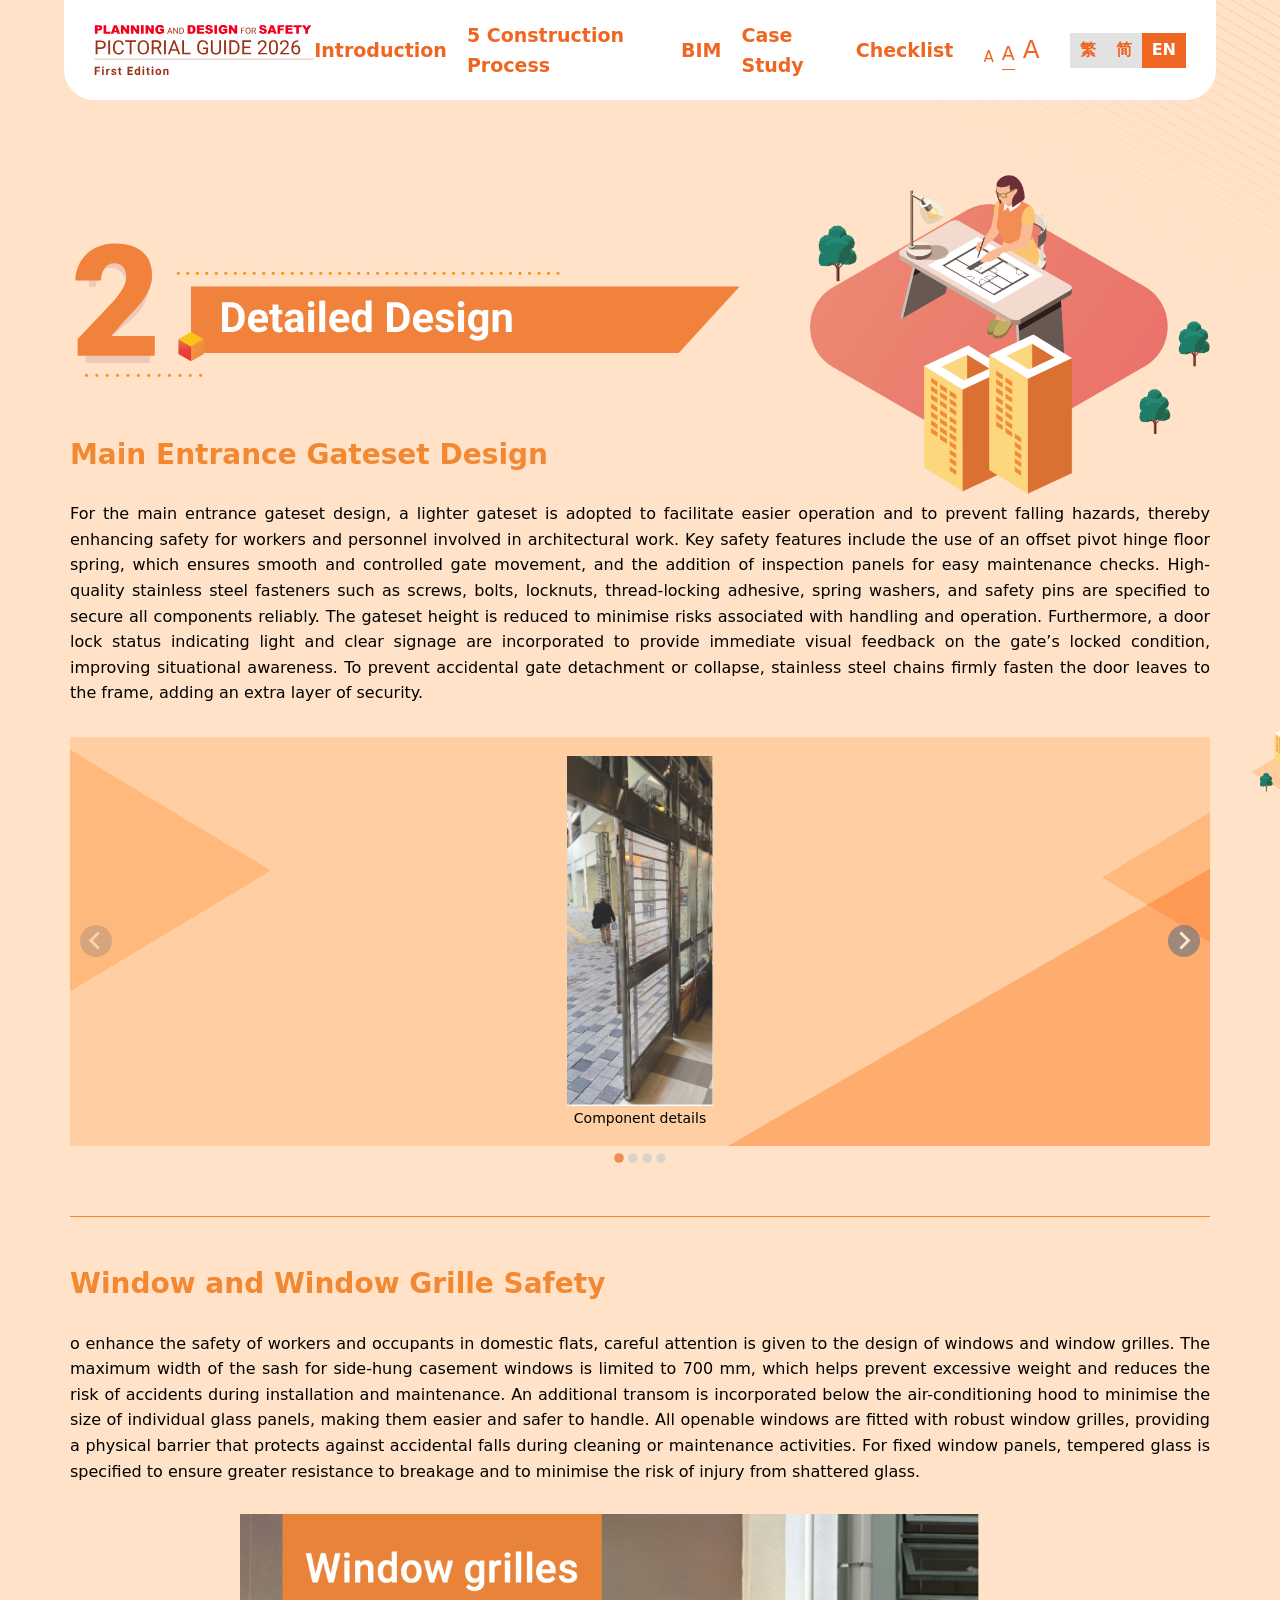
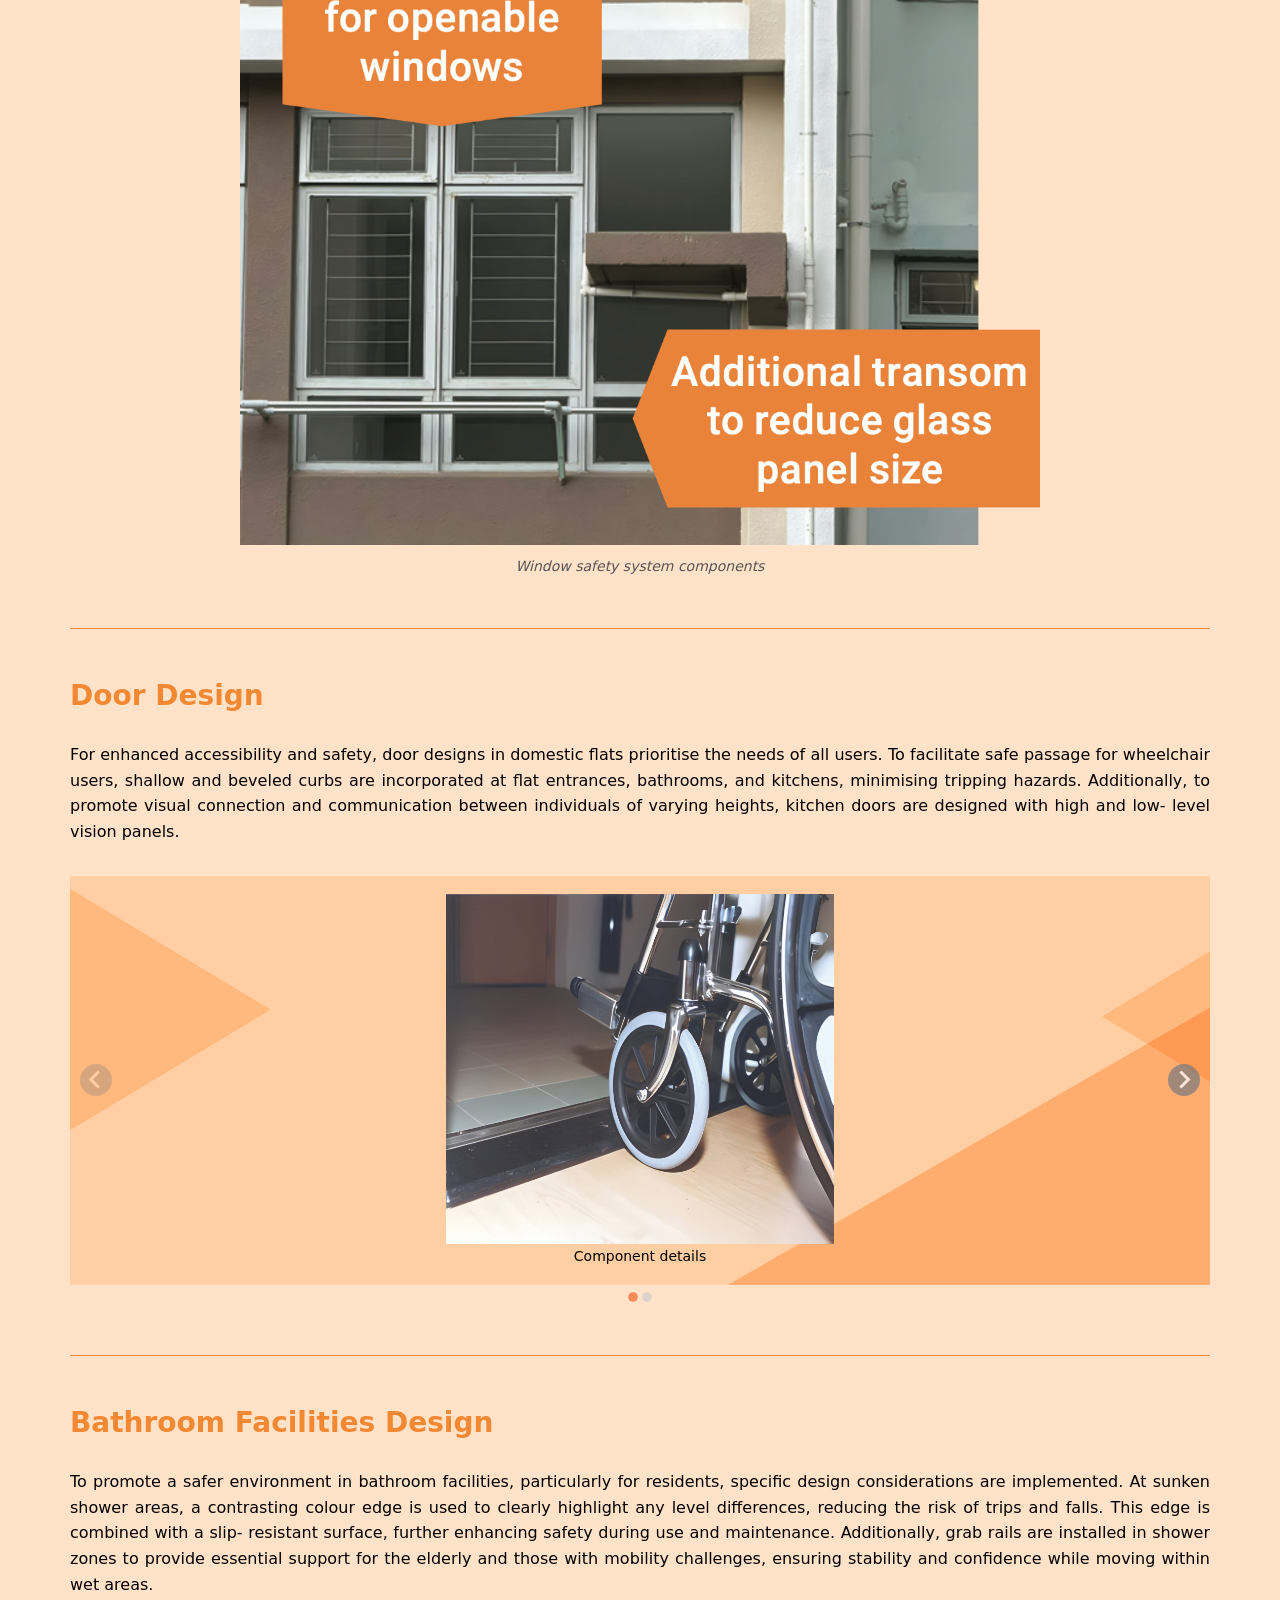
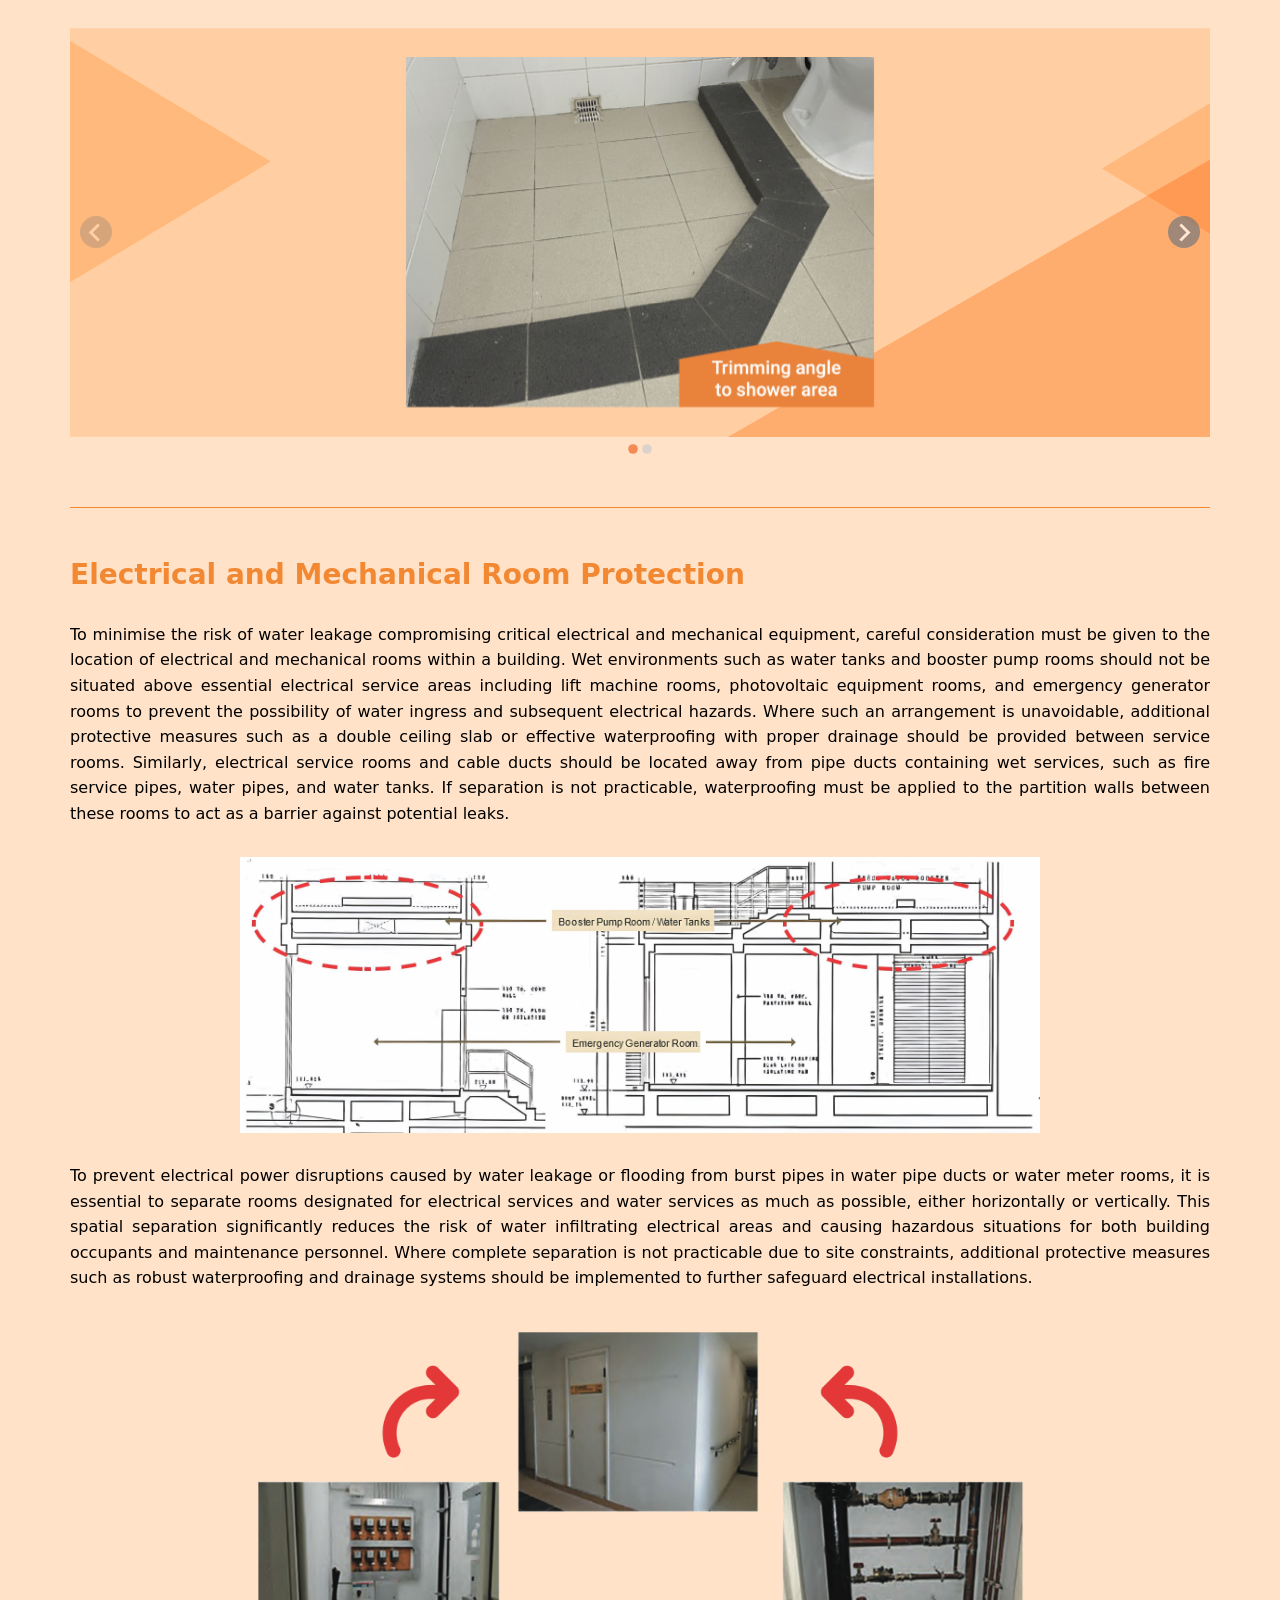
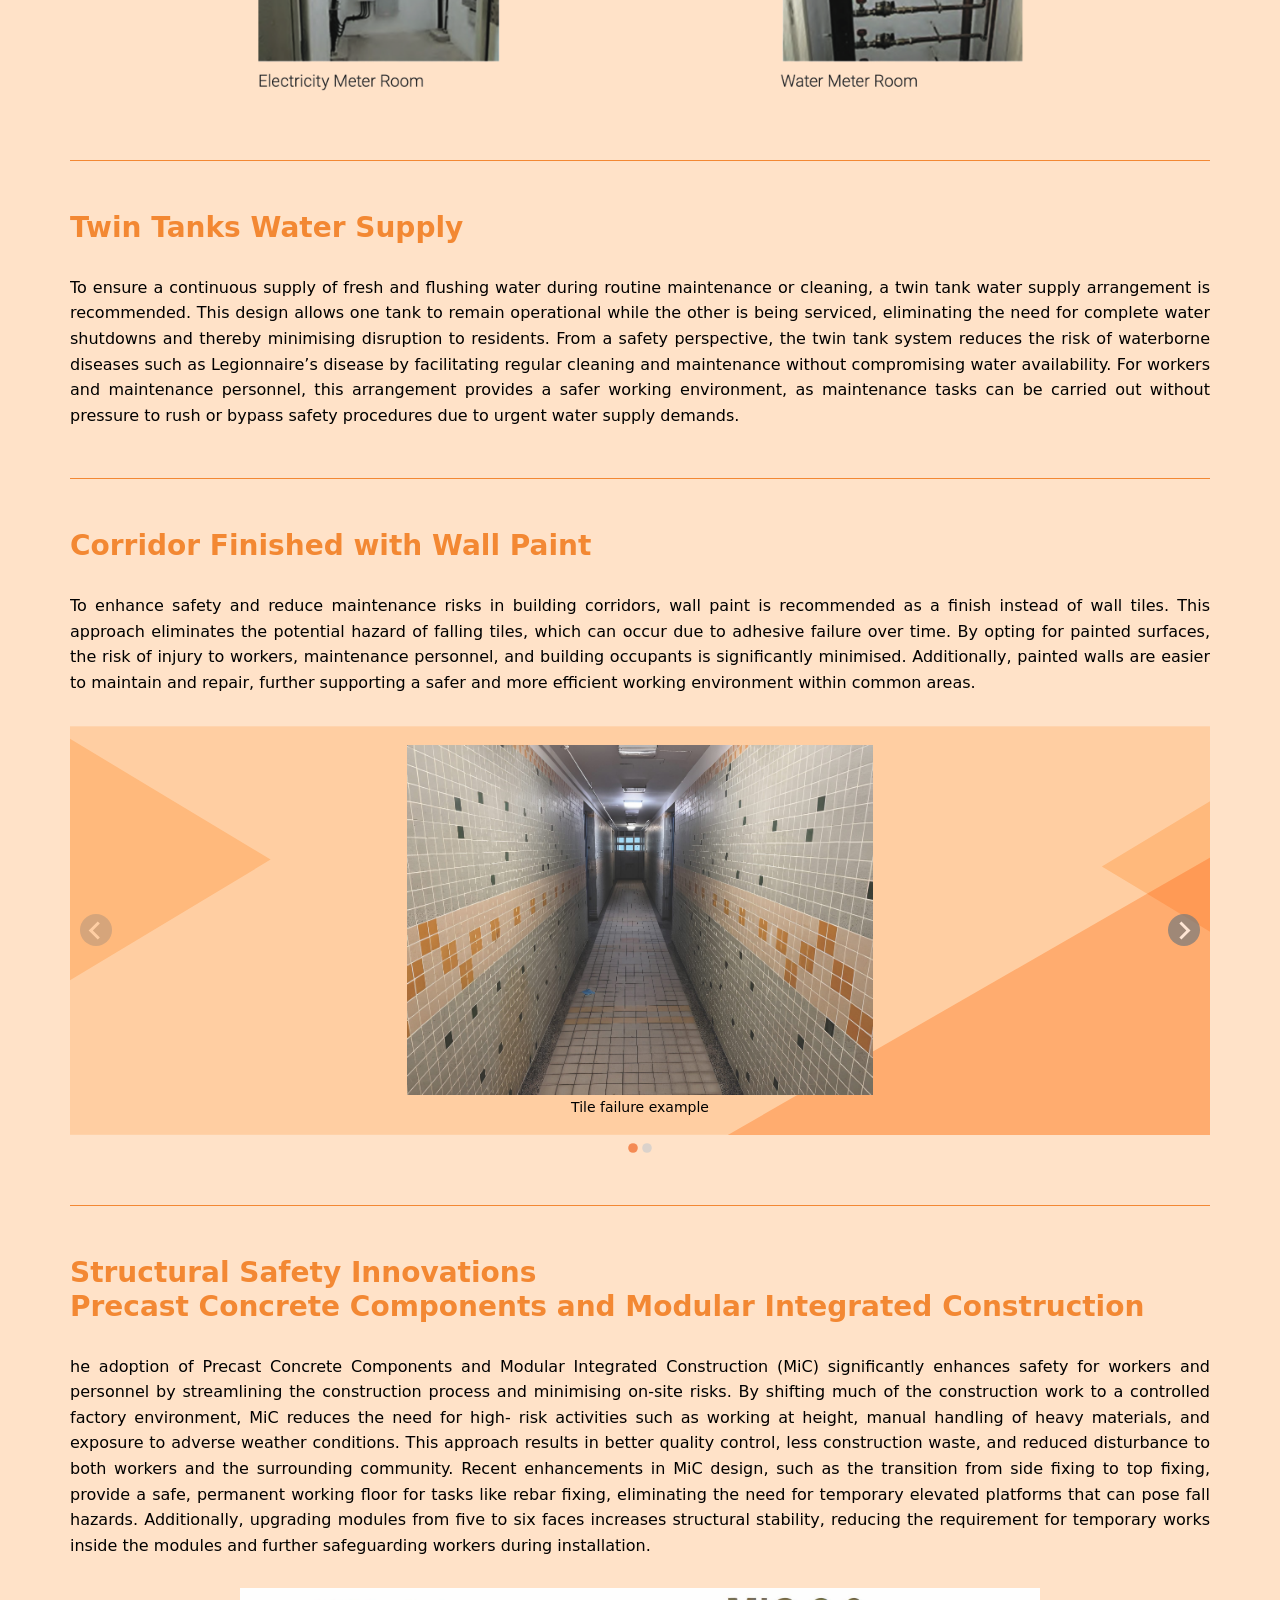
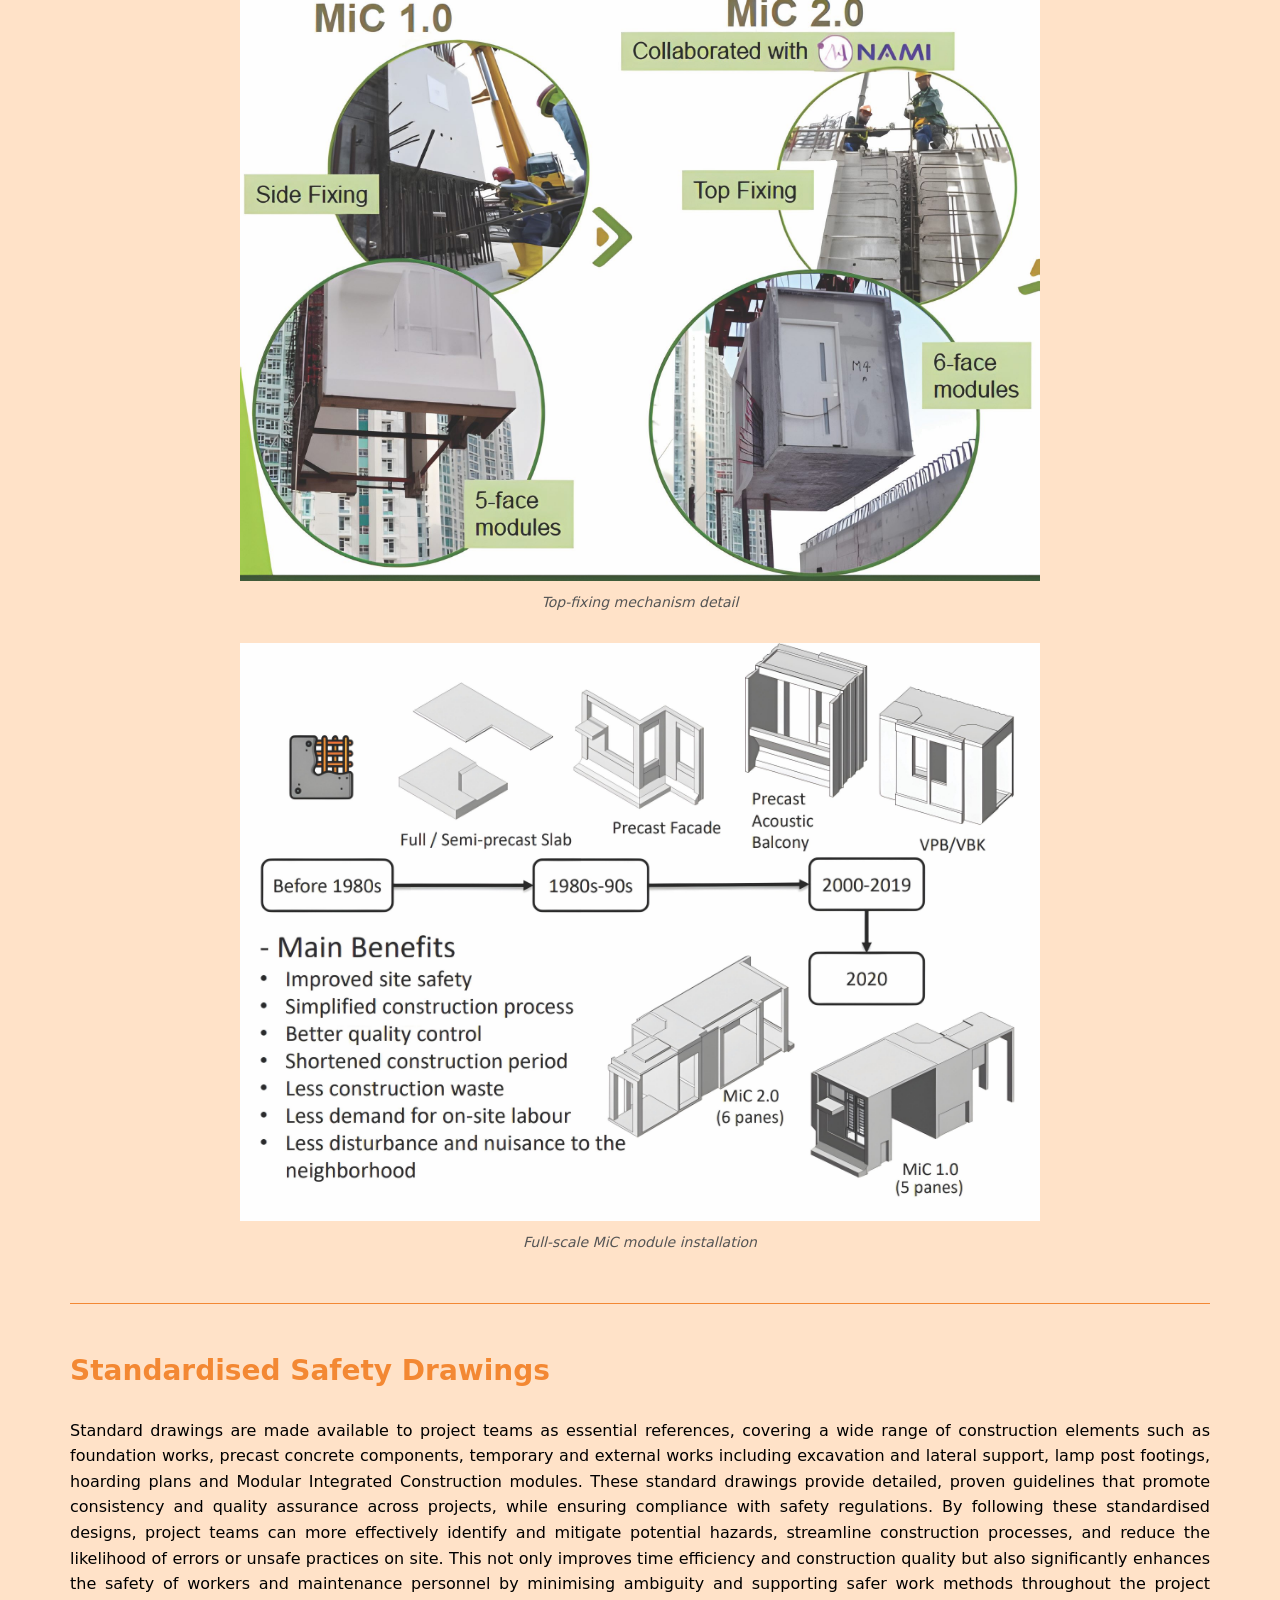
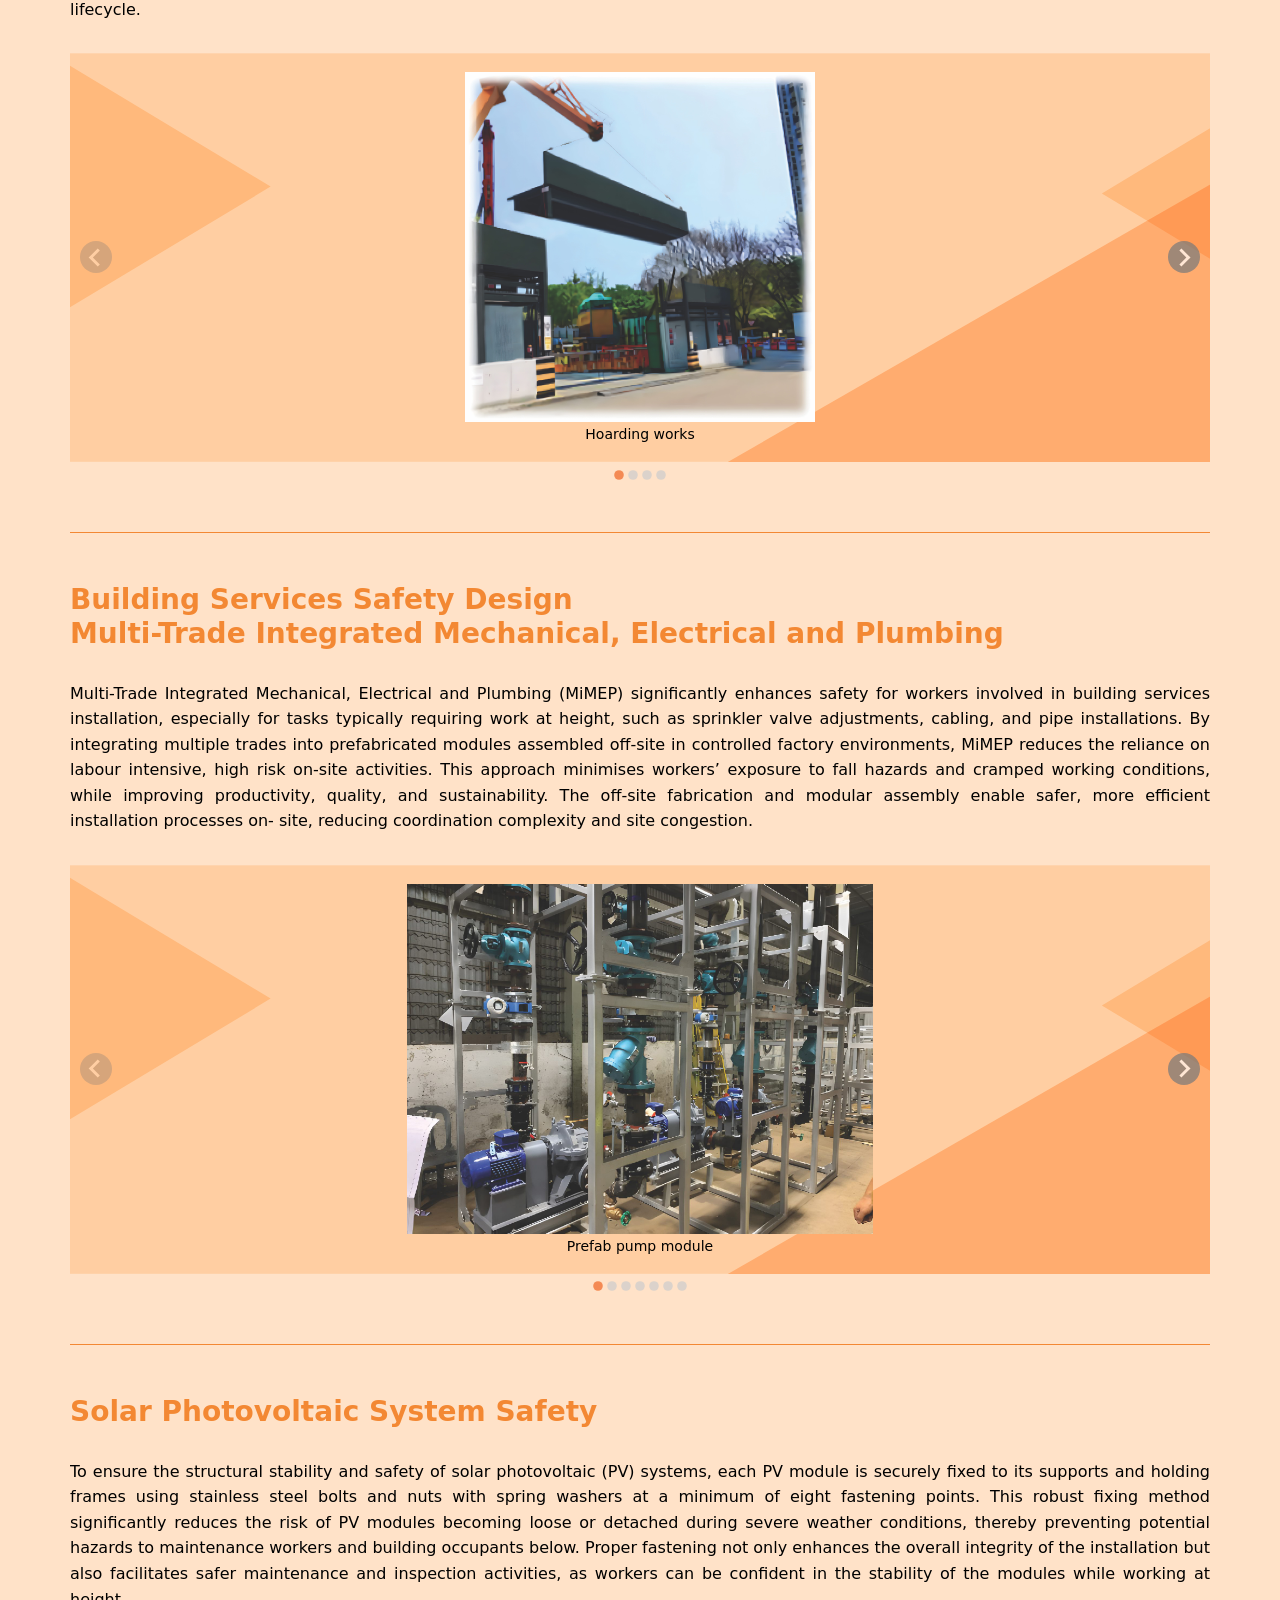
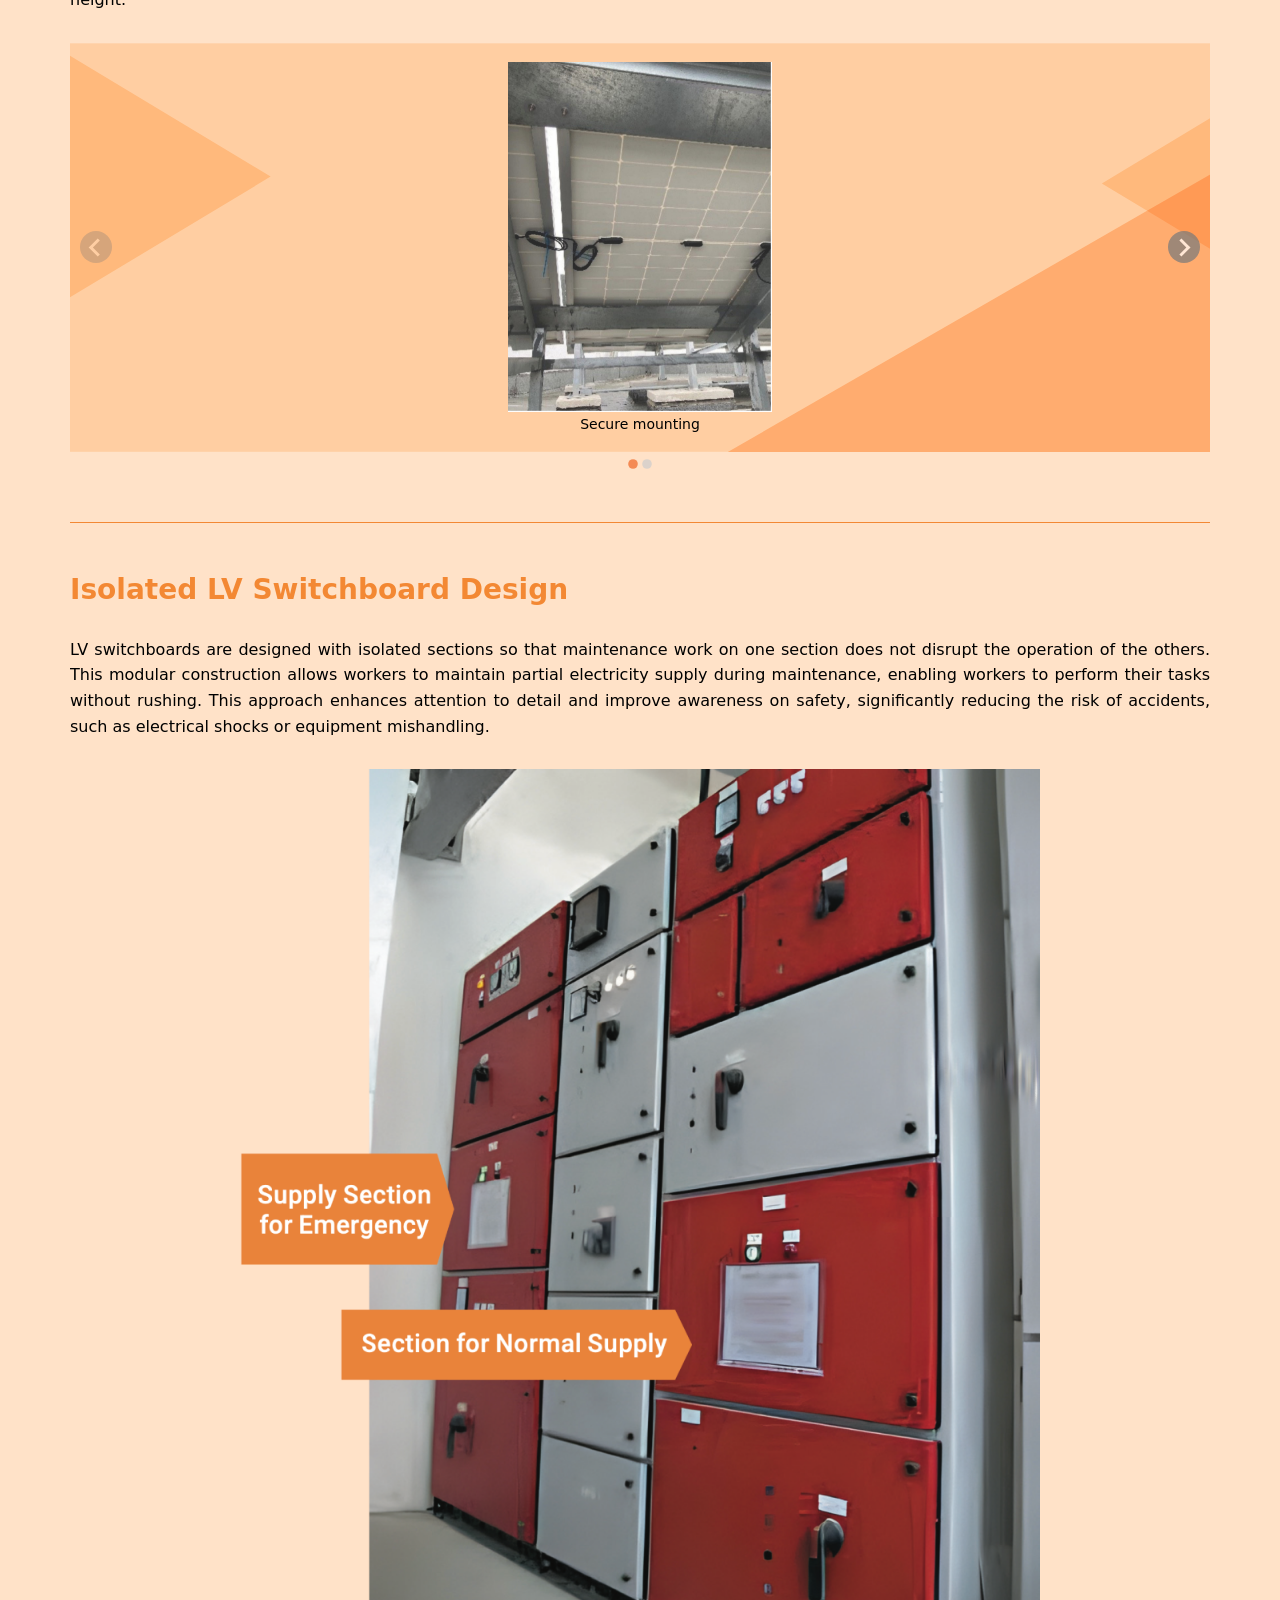
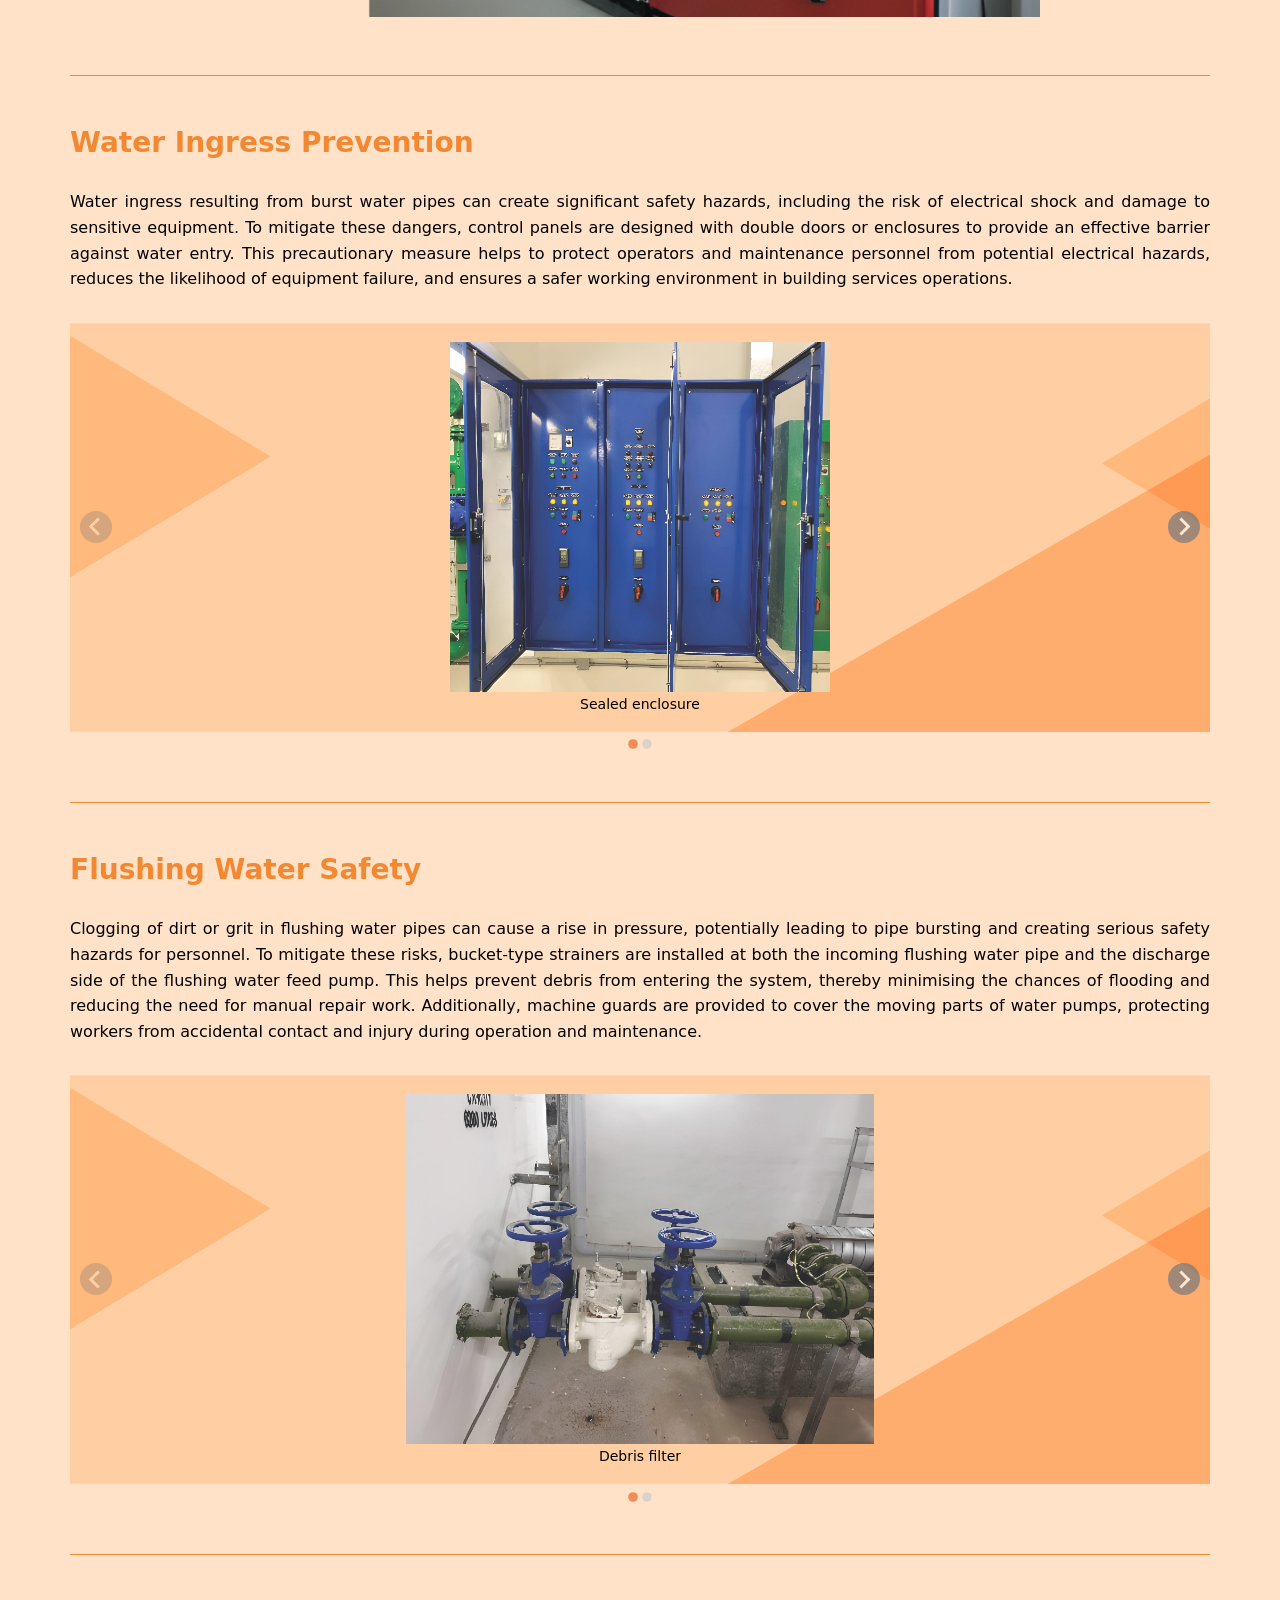
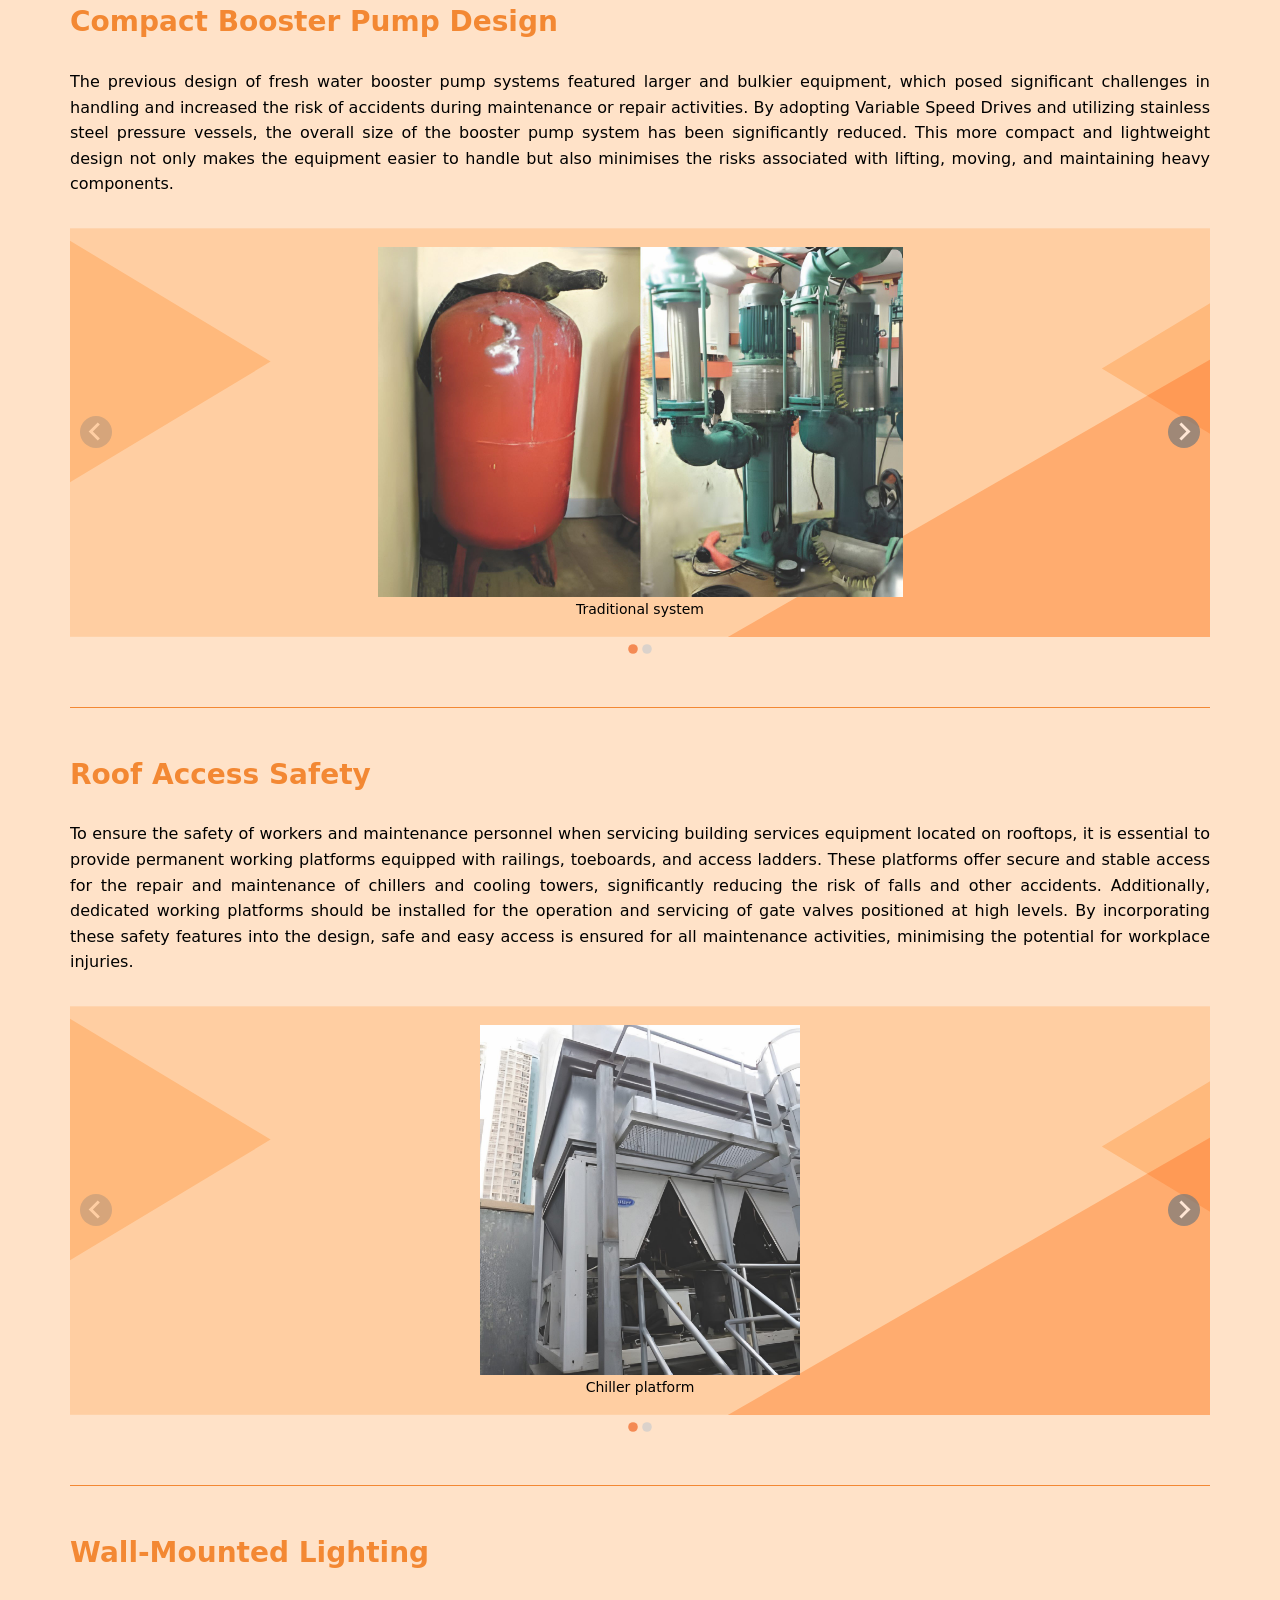
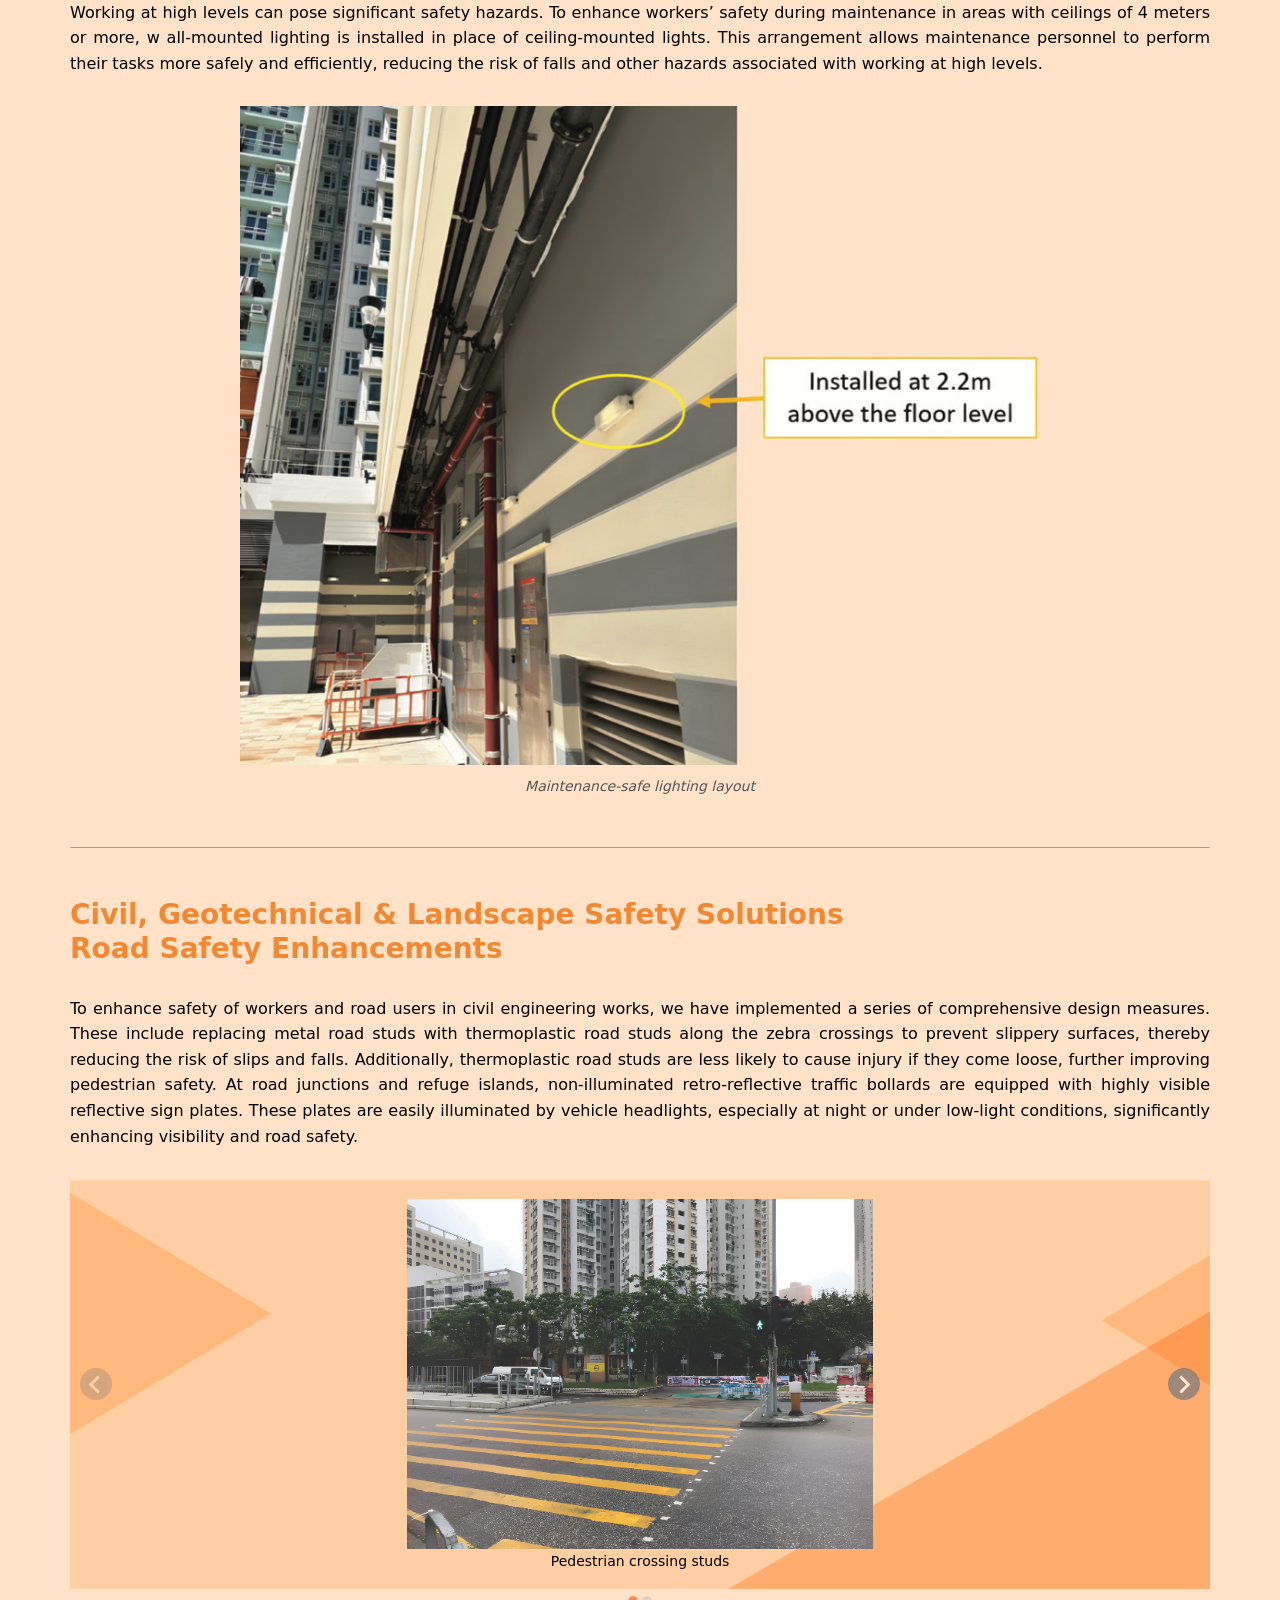
<file: en/2_detailed_design.html>
<!DOCTYPE html>
<html lang="en">

<head>
  <meta charset="UTF-8">
  <meta name="viewport" content="width=device-width, initial-scale=1.0">
  <title>HA project</title>
  <link href="https://cdn.jsdelivr.net/npm/@splidejs/splide@4.1.4/dist/css/splide.min.css" rel="stylesheet">
  <script src="../assets/js/lib/tailwindcss.js"></script>
  <style type="text/tailwindcss">@theme {--breakpoint-md: 820px;}</style>
  <link rel="stylesheet" href="../assets/css/main.css">
  <link rel="stylesheet" href="../assets/css/modal.css">
  <link rel="stylesheet" href="../assets/css/slider.css">
  <link rel="stylesheet" href="../assets/css/single_page.css">
  <link rel="stylesheet" href="../assets/css/process.css">
</head>

<body class="process-template two">
  <div class="content-container min-h-screen">
    <div class="page-template process-5">
      <div class="page-title-wrapper two">
        <img src="/assets/images/process-2-title.svg" class="hidden md:block">
        <img src="/assets/images/m-2.svg" class="block md:hidden">
      </div>
      <div class="page-template-content-inner two">
        <h2>Main Entrance Gateset Design</h2>
        <p>For the main entrance gateset design, a lighter gateset is adopted to facilitate easier operation and to
          prevent falling hazards, thereby enhancing safety for workers and personnel involved in architectural
          work. Key safety features include the use of an offset pivot hinge floor spring, which ensures smooth
          and controlled gate movement, and the addition of inspection panels for easy maintenance checks.
          High-quality stainless steel fasteners such as screws, bolts, locknuts, thread-locking adhesive, spring
          washers, and safety pins are specified to secure all components reliably. The gateset height is reduced
          to minimise risks associated with handling and operation. Furthermore, a door lock status indicating light
          and clear signage are incorporated to provide immediate visual feedback on the gate’s locked condition,
          improving situational awareness. To prevent accidental gate detachment or collapse, stainless steel
          chains firmly fasten the door leaves to the frame, adding an extra layer of security.</p>
        <div class="slider-wrapper">
          <div class="splide" aria-label="Splide with Captions" id="slider-1">
            <div class="splide__track">
              <ul class="splide__list">
                <li class="splide__slide">
                  <div class="splide__slide__container">
                    <img src="/assets/images/process2/image_1.jpeg" loading="lazy">
                    <span class="caption">Component details</span>
                  </div>
                </li>
                <li class="splide__slide">
                  <div class="splide__slide__container">
                    <img src="/assets/images/process2/image_2.jpeg" loading="lazy">
                    <span class="caption">Component details</span>
                  </div>
                </li>
                <li class="splide__slide">
                  <div class="splide__slide__container">
                    <img src="/assets/images/process2/image_3.jpeg" loading="lazy">
                    <span class="caption">Component details</span>
                  </div>
                </li>
                <li class="splide__slide">
                  <div class="splide__slide__container">
                    <img src="/assets/images/process2/image_4.jpeg" loading="lazy">
                    <span class="caption">Component details</span>
                  </div>
                </li>
              </ul>
            </div>
          </div>
        </div>

        <div class="line-divider"></div>

        <h2>Window and Window Grille Safety</h2>
        <p>o enhance the safety of workers and occupants in domestic flats,
          careful attention is given to the design of windows and window grilles.
          The maximum width of the sash for side-hung casement windows is
          limited to 700 mm, which helps prevent excessive weight and reduces
          the risk of accidents during installation and maintenance. An additional
          transom is incorporated below the air-conditioning hood to minimise
          the size of individual glass panels, making them easier and safer to
          handle. All openable windows are fitted with robust window grilles,
          providing a physical barrier that protects against accidental falls
          during cleaning or maintenance activities. For fixed window panels,
          tempered glass is specified to ensure greater resistance to breakage
          and to minimise the risk of injury from shattered glass.</p>
        <div class="single-img-section">
          <img src="/assets/images/process2/image_5.png" loading="lazy" />
          <p>Window safety system components</p>
        </div>
        <div class="line-divider"></div>

        <h2>Door Design</h2>
        <p>For enhanced accessibility and safety, door designs in domestic flats prioritise the needs of all users. To
          facilitate safe passage for wheelchair users, shallow and beveled curbs are incorporated at flat entrances,
          bathrooms, and kitchens, minimising tripping hazards. Additionally, to promote visual connection and
          communication between individuals of varying heights, kitchen doors are designed with high and low-
          level vision panels.</p>
        <div class="slider-wrapper">
          <div class="splide" aria-label="Splide with Captions" id="slider-2">
            <div class="splide__track">
              <ul class="splide__list">
                <li class="splide__slide">
                  <div class="splide__slide__container">
                    <img src="/assets/images/process2/image_6.jpeg" loading="lazy">
                    <span class="caption">Component details</span>
                  </div>
                </li>
                <li class="splide__slide">
                  <div class="splide__slide__container">
                    <img src="/assets/images/process2/image_7.png" loading="lazy">
                    <span class="caption">Component details</span>
                  </div>
                </li>
              </ul>
            </div>
          </div>
        </div>
        <div class="line-divider"></div>

        <h2>Bathroom Facilities Design</h2>
        <p>To promote a safer environment in bathroom facilities, particularly for residents, specific design
          considerations are implemented. At sunken shower areas, a contrasting colour edge is used to clearly
          highlight any level differences, reducing the risk of trips and falls. This edge is combined with a slip-
          resistant surface, further enhancing safety during use and maintenance. Additionally, grab rails are
          installed in shower zones to provide essential support for the elderly and those with mobility challenges,
          ensuring stability and confidence while moving within wet areas.</p>
        <div class="slider-wrapper">
          <div class="splide" aria-label="Splide with Captions" id="slider-3">
            <div class="splide__track">
              <ul class="splide__list">
                <li class="splide__slide">
                  <div class="splide__slide__container">
                    <img src="/assets/images/process2/image_8.png" loading="lazy">
                  </div>
                </li>
                <li class="splide__slide">
                  <div class="splide__slide__container">
                    <img src="/assets/images/process2/image_9.jpg" loading="lazy">
                  </div>
                </li>
              </ul>
            </div>
          </div>
        </div>
        <div class="line-divider"></div>

        <h2>Electrical and Mechanical Room Protection</h2>
        <p>To minimise the risk of water leakage compromising critical electrical and mechanical equipment,
          careful consideration must be given to the location of electrical and mechanical rooms within a building.
          Wet environments such as water tanks and booster pump rooms should not be situated above essential
          electrical service areas including lift machine rooms, photovoltaic equipment rooms, and emergency
          generator rooms to prevent the possibility of water ingress and subsequent electrical hazards. Where
          such an arrangement is unavoidable, additional protective measures such as a double ceiling slab or
          effective waterproofing with proper drainage should be provided between service rooms. Similarly,
          electrical service rooms and cable ducts should be located away from pipe ducts containing wet services,
          such as fire service pipes, water pipes, and water tanks. If separation is not practicable, waterproofing
          must be applied to the partition walls between these rooms to act as a barrier against potential leaks.</p>
        <div class="single-img-section">
          <img src="/assets/images/process2/image_10.jpeg" loading="lazy" />
        </div>
        <p>To prevent electrical power disruptions caused by water leakage or flooding from burst pipes in water
          pipe ducts or water meter rooms, it is essential to separate rooms designated for electrical services and
          water services as much as possible, either horizontally or vertically. This spatial separation significantly
          reduces the risk of water infiltrating electrical areas and causing hazardous situations for both building
          occupants and maintenance personnel. Where complete separation is not practicable due to site
          constraints, additional protective measures such as robust waterproofing and drainage systems should
          be implemented to further safeguard electrical installations.</p>
        <div class="single-img-section">
          <img src="/assets/images/process2/image_11.png" loading="lazy" />
        </div>
        <div class="line-divider"></div>

        <h2>Twin Tanks Water Supply</h2>
        <p>To ensure a continuous supply of fresh and flushing water during routine maintenance or cleaning, a
          twin tank water supply arrangement is recommended. This design allows one tank to remain operational
          while the other is being serviced, eliminating the need for complete water shutdowns and thereby
          minimising disruption to residents. From a safety perspective, the twin tank system reduces the risk
          of waterborne diseases such as Legionnaire’s disease by facilitating regular cleaning and maintenance
          without compromising water availability. For workers and maintenance personnel, this arrangement
          provides a safer working environment, as maintenance tasks can be carried out without pressure to rush
          or bypass safety procedures due to urgent water supply demands.</p>
        <div class="line-divider"></div>

        <h2>Corridor Finished with Wall Paint</h2>
        <p>To enhance safety and reduce maintenance risks in building corridors, wall paint is recommended as
          a finish instead of wall tiles. This approach eliminates the potential hazard of falling tiles, which can
          occur due to adhesive failure over time. By opting for painted surfaces, the risk of injury to workers,
          maintenance personnel, and building occupants is significantly minimised. Additionally, painted walls
          are easier to maintain and repair, further supporting a safer and more efficient working environment
          within common areas.</p>
        <div class="slider-wrapper">
          <div class="splide" aria-label="Splide with Captions" id="slider-4">
            <div class="splide__track">
              <ul class="splide__list">
                <li class="splide__slide">
                  <div class="splide__slide__container">
                    <img src="/assets/images/process2/image_12.jpeg" loading="lazy">
                    <span class="caption">Tile failure example</span>
                  </div>
                </li>
                <li class="splide__slide">
                  <div class="splide__slide__container">
                    <img src="/assets/images/process2/image_13.jpeg" loading="lazy">
                    <span class="caption">Painted wall solution</span>
                  </div>
                </li>
              </ul>
            </div>
          </div>
        </div>

        <div class="line-divider"></div>
        <h2>Structural Safety Innovations <br>
        Precast Concrete Components and Modular Integrated Construction</h2>
        <p>he adoption of Precast Concrete Components
          and Modular Integrated Construction (MiC)
          significantly enhances safety for workers and
          personnel by streamlining the construction process
          and minimising on-site risks. By shifting much
          of the construction work to a controlled factory
          environment, MiC reduces the need for high-
          risk activities such as working at height, manual
          handling of heavy materials, and exposure to
          adverse weather conditions. This approach results
          in better quality control, less construction waste,
          and reduced disturbance to both workers and the
          surrounding community. Recent enhancements in
          MiC design, such as the transition from side fixing
          to top fixing, provide a safe, permanent working
          floor for tasks like rebar fixing, eliminating the need for temporary elevated platforms that can pose
          fall
          hazards. Additionally, upgrading modules from five to six faces increases structural stability, reducing
          the requirement for temporary works inside the modules and further safeguarding workers during
          installation.</p>
        <div class="single-img-section">
          <img src="/assets/images/process2/image_14.jpeg" loading="lazy"
            class="max-h-full md:max-h-[800px] w-full object-contain" />
          <p>Top-fixing mechanism detail</p>
        </div>
        <div class="single-img-section">
          <img src="/assets/images/process2/image_15.jpeg" loading="lazy" />
          <p>Full-scale MiC module installation</p>
        </div>
        <div class="line-divider"></div>

        <h2>Standardised Safety Drawings</h2>
        <p>Standard drawings are made available to project teams as essential references, covering a wide range
          of construction elements such as foundation works, precast concrete components, temporary and
          external works including excavation and lateral support, lamp post footings, hoarding plans and Modular
          Integrated Construction modules. These standard drawings provide detailed, proven guidelines that
          promote consistency and quality assurance across projects, while ensuring compliance with safety
          regulations. By following these standardised designs, project teams can more effectively identify and
          mitigate potential hazards, streamline construction processes, and reduce the likelihood of errors
          or unsafe practices on site. This not only improves time efficiency and construction quality but also
          significantly enhances the safety of workers and maintenance personnel by minimising ambiguity and
          supporting safer work methods throughout the project lifecycle.</p>
        <div class="slider-wrapper">
          <div class="splide" aria-label="Splide with Captions" id="slider-5">
            <div class="splide__track">
              <ul class="splide__list">
                <li class="splide__slide">
                  <div class="splide__slide__container">
                    <img src="/assets/images/process2/image_19.jpeg" loading="lazy">
                    <span class="caption">Hoarding works</span>
                  </div>
                </li>
                <li class="splide__slide">
                  <div class="splide__slide__container">
                    <img src="/assets/images/process2/image_18.jpeg" loading="lazy">
                    <span class="caption">Foundation works</span>
                  </div>
                </li>
                <li class="splide__slide">
                  <div class="splide__slide__container">
                    <img src="/assets/images/process2/image_17.jpeg" loading="lazy">
                    <span class="caption">Excavation support</span>
                  </div>
                </li>
                <li class="splide__slide">
                  <div class="splide__slide__container">
                    <img src="/assets/images/process2/image_16.jpeg" loading="lazy">
                    <span class="caption">Precast component (Building works)</span>
                  </div>
                </li>
              </ul>
            </div>
          </div>
        </div>

        <div class="line-divider"></div>
        <h2>
          Building Services Safety Design <br>
          Multi-Trade Integrated Mechanical, Electrical and Plumbing</h2>
        <p>Multi-Trade Integrated Mechanical, Electrical and Plumbing (MiMEP) significantly enhances safety for
          workers involved in building services installation, especially for tasks typically requiring work at
          height,
          such as sprinkler valve adjustments, cabling, and pipe installations. By integrating multiple trades into
          prefabricated modules assembled off-site in controlled factory environments, MiMEP reduces the
          reliance on labour intensive, high risk on-site activities. This approach minimises workers’ exposure to
          fall hazards and cramped working conditions, while improving productivity, quality, and sustainability.
          The off-site fabrication and modular assembly enable safer, more efficient installation processes on-
          site, reducing coordination complexity and site congestion.</p>
        <div class="slider-wrapper">
          <div class="splide" aria-label="Splide with Captions" id="slider-6">
            <div class="splide__track">
              <ul class="splide__list">
                <li class="splide__slide">
                  <div class="splide__slide__container">
                    <img src="/assets/images/process2/image_20.jpeg" loading="lazy">
                    <span class="caption">Prefab pump module</span>
                  </div>
                </li>
                <li class="splide__slide">
                  <div class="splide__slide__container">
                    <img src="/assets/images/process2/image_21.jpeg" loading="lazy">
                    <span class="caption">Access-optimised design</span>
                  </div>
                </li>
                <li class="splide__slide">
                  <div class="splide__slide__container">
                    <img src="/assets/images/process2/image_22.jpeg" loading="lazy">
                    <span class="caption">Sprinkler valve module</span>
                  </div>
                </li>
                <li class="splide__slide">
                  <div class="splide__slide__container">
                    <img src="/assets/images/process2/image_23.jpeg" loading="lazy">
                    <span class="caption">Electrical components</span>
                  </div>
                </li>
                <li class="splide__slide">
                  <div class="splide__slide__container">
                    <img src="/assets/images/process2/image_23.jpeg" loading="lazy">
                    <span class="caption">Chiller module</span>
                  </div>
                </li>
                <li class="splide__slide">
                  <div class="splide__slide__container">
                    <img src="/assets/images/process2/image_25.jpeg" loading="lazy">
                    <span class="caption">Drain assembly</span>
                  </div>
                </li>
                <li class="splide__slide">
                  <div class="splide__slide__container">
                    <img src="/assets/images/process2/image_26.jpeg" loading="lazy">
                    <span class="caption">Drain assembly</span>
                  </div>
                </li>
              </ul>
            </div>
          </div>
        </div>
        <div class="line-divider"></div>

        <h2>Solar Photovoltaic System Safety</h2>
        <p>To ensure the structural stability and safety of solar photovoltaic (PV) systems, each PV module is
          securely fixed to its supports and holding frames using stainless steel bolts and nuts with spring washers
          at a minimum of eight fastening points. This robust fixing method significantly reduces the risk of PV
          modules becoming loose or detached during severe weather conditions, thereby preventing potential
          hazards to maintenance workers and building occupants below. Proper fastening not only enhances
          the overall integrity of the installation but also facilitates safer maintenance and inspection
          activities, as
          workers can be confident in the stability of the modules while working at height.</p>
        <div class="slider-wrapper">
          <div class="splide" aria-label="Splide with Captions" id="slider-7">
            <div class="splide__track">
              <ul class="splide__list">
                <li class="splide__slide">
                  <div class="splide__slide__container">
                    <img src="/assets/images/process2/image_27.jpeg" loading="lazy">
                    <span class="caption">Secure mounting</span>
                  </div>
                </li>
                <li class="splide__slide">
                  <div class="splide__slide__container">
                    <img src="/assets/images/process2/image_28.jpeg" loading="lazy">
                    <span class="caption">Completed array</span>
                  </div>
                </li>
              </ul>
            </div>
          </div>
        </div>
        <div class="line-divider"></div>

        <h2>Isolated LV Switchboard Design</h2>
        <p>LV switchboards are designed with isolated
          sections so that maintenance work on one
          section does not disrupt the operation of the
          others. This modular construction allows
          workers to maintain partial electricity supply
          during maintenance, enabling workers to
          perform their tasks without rushing. This
          approach enhances attention to detail and
          improve awareness on safety, significantly
          reducing the risk of accidents, such as
          electrical shocks or equipment mishandling.</p>
        <div class="single-img-section">
          <img src="/assets/images/process2/image_29.png" loading="lazy" />
        </div>
        <div class="line-divider"></div>

        <h2>Water Ingress Prevention</h2>
        <p>Water ingress resulting from burst
          water pipes can create significant
          safety hazards, including the risk
          of electrical shock and damage to
          sensitive equipment. To mitigate these
          dangers, control panels are designed
          with double doors or enclosures to
          provide an effective barrier against
          water entry. This precautionary
          measure helps to protect operators
          and maintenance personnel from
          potential electrical hazards, reduces
          the likelihood of equipment failure, and
          ensures a safer working environment in
          building services operations.</p>
        <div class="slider-wrapper">
          <div class="splide" aria-label="Splide with Captions" id="slider-8">
            <div class="splide__track">
              <ul class="splide__list">
                <li class="splide__slide">
                  <div class="splide__slide__container">
                    <img src="/assets/images/process2/image_30.jpeg" loading="lazy">
                    <span class="caption">Sealed enclosure</span>
                  </div>
                </li>
                <li class="splide__slide">
                  <div class="splide__slide__container">
                    <img src="/assets/images/process2/image_31.jpeg" loading="lazy">
                    <span class="caption">Internal protection</span>
                  </div>
                </li>
              </ul>
            </div>
          </div>
        </div>
        <div class="line-divider"></div>

        <h2>Flushing Water Safety</h2>
        <p>Clogging of dirt or grit in flushing water pipes can cause a rise in pressure, potentially leading to
          pipe
          bursting and creating serious safety hazards for personnel. To mitigate these risks, bucket-type strainers
          are installed at both the incoming flushing water pipe and the discharge side of the flushing water feed
          pump. This helps prevent debris from entering the system, thereby minimising the chances of flooding
          and reducing the need for manual repair work. Additionally, machine guards are provided to cover the
          moving parts of water pumps, protecting workers from accidental contact and injury during operation
          and maintenance.</p>
        <div class="slider-wrapper">
          <div class="splide" aria-label="Splide with Captions" id="slider-9">
            <div class="splide__track">
              <ul class="splide__list">
                <li class="splide__slide">
                  <div class="splide__slide__container">
                    <img src="/assets/images/process2/image_32.jpeg" loading="lazy">
                    <span class="caption">Debris filter</span>
                  </div>
                </li>
                <li class="splide__slide">
                  <div class="splide__slide__container">
                    <img src="/assets/images/process2/image_33.jpeg" loading="lazy">
                    <span class="caption">Machine guard</span>
                  </div>
                </li>
              </ul>
            </div>
          </div>
        </div>
        <div class="line-divider"></div>

        <h2>Compact Booster Pump Design</h2>
        <p>The previous design of fresh water booster pump systems featured larger and bulkier equipment, which
          posed significant challenges in handling and increased the risk of accidents during maintenance or repair
          activities. By adopting Variable Speed Drives and utilizing stainless steel pressure vessels, the overall
          size of the booster pump system has been significantly reduced. This more compact and lightweight
          design not only makes the equipment easier to handle but also minimises the risks associated with
          lifting, moving, and maintaining heavy components.</p>
        <div class="slider-wrapper">
          <div class="splide" aria-label="Splide with Captions" id="slider-10">
            <div class="splide__track">
              <ul class="splide__list">
                <li class="splide__slide">
                  <div class="splide__slide__container">
                    <img src="/assets/images/process2/image_34.jpeg" loading="lazy">
                    <span class="caption">Traditional system</span>
                  </div>
                </li>
                <li class="splide__slide">
                  <div class="splide__slide__container">
                    <img src="/assets/images/process2/image_35.jpeg" loading="lazy">
                    <span class="caption">Modern compact design</span>
                  </div>
                </li>
              </ul>
            </div>
          </div>
        </div>
        <div class="line-divider"></div>

        <h2>Roof Access Safety</h2>
        <p>To ensure the safety of workers and maintenance
          personnel when servicing building services
          equipment located on rooftops, it is essential to
          provide permanent working platforms equipped
          with railings, toeboards, and access ladders. These
          platforms offer secure and stable access for the
          repair and maintenance of chillers and cooling
          towers, significantly reducing the risk of falls and
          other accidents. Additionally, dedicated working
          platforms should be installed for the operation and
          servicing of gate valves positioned at high levels. By
          incorporating these safety features into the design,
          safe and easy access is ensured for all maintenance
          activities, minimising the potential for workplace
          injuries.</p>
        <div class="slider-wrapper">
          <div class="splide" aria-label="Splide with Captions" id="slider-11">
            <div class="splide__track">
              <ul class="splide__list">
                <li class="splide__slide">
                  <div class="splide__slide__container">
                    <img src="/assets/images/process2/image_37.jpeg" loading="lazy">
                    <span class="caption">Chiller platform</span>
                  </div>
                </li>
                <li class="splide__slide">
                  <div class="splide__slide__container">
                    <img src="/assets/images/process2/image_36.jpeg" loading="lazy">
                    <span class="caption">Valve access</span>
                  </div>
                </li>
              </ul>
            </div>
          </div>
        </div>
        <div class="line-divider"></div>

        <h2>Wall-Mounted Lighting</h2>
        <p>Working at high levels can pose significant safety
          hazards. To enhance workers’ safety during
          maintenance in areas with ceilings of 4 meters or
          more, w all-mounted lighting is installed in place of
          ceiling-mounted lights. This arrangement allows
          maintenance personnel to perform their tasks more
          safely and efficiently, reducing the risk of falls and
          other hazards associated with working at high
          levels.</p>

        <div class="single-img-section">
          <img src="/assets/images/process2/image_38.png" loading="lazy"
            class="max-h-full md:max-h-[800px] w-full object-contain" />
          <p>Maintenance-safe lighting layout</p>
        </div>
        <div class="line-divider"></div>
        <h2>
          Civil, Geotechnical & Landscape Safety Solutions <br>
          Road Safety Enhancements</h2>
        <p>To enhance safety of workers and road users in civil engineering works, we have implemented a series
          of comprehensive design measures. These include replacing metal road studs with thermoplastic road
          studs along the zebra crossings to prevent slippery surfaces, thereby reducing the risk of slips and
          falls.
          Additionally, thermoplastic road studs are less likely to cause injury if they come loose, further
          improving
          pedestrian safety. At road junctions and refuge islands, non-illuminated retro-reflective traffic
          bollards
          are equipped with highly visible reflective sign plates. These plates are easily illuminated by vehicle
          headlights, especially at night or under low-light conditions, significantly enhancing visibility and
          road
          safety.</p>

        <div class="slider-wrapper">
          <div class="splide" aria-label="Splide with Captions" id="slider-12">
            <div class="splide__track">
              <ul class="splide__list">
                <li class="splide__slide">
                  <div class="splide__slide__container">
                    <img src="/assets/images/process2/image_39.jpeg" loading="lazy">
                    <span class="caption">Pedestrian crossing studs</span>
                  </div>
                </li>
                <li class="splide__slide">
                  <div class="splide__slide__container">
                    <img src="/assets/images/process2/image_40.jpeg" loading="lazy">
                    <span class="caption">Traffic ballard installation</span>
                  </div>
                </li>
              </ul>
            </div>
          </div>
        </div>
        <div class="line-divider"></div>

        <h2>Manhole Design for Safety</h2>
        <p>To enhance safety of workers and road users in civil engineering works, we have implemented a series
          of comprehensive design measures. These include replacing metal road studs with thermoplastic road
          studs along the zebra crossings to prevent slippery surfaces, thereby reducing the risk of slips and
          falls.
          Additionally, thermoplastic road studs are less likely to cause injury if they come loose, further
          improving
          pedestrian safety. At road junctions and refuge islands, non-illuminated retro-reflective traffic
          bollards
          are equipped with highly visible reflective sign plates. These plates are easily illuminated by vehicle
          headlights, especially at night or under low-light conditions, significantly enhancing visibility and
          road
          safety.</p>

        <div class="single-img-section">
          <img src="/assets/images/process2/image_41.jpeg" loading="lazy"
            class="max-h-full md:max-h-[800px] w-full object-contain" />
          <p>Avoid locating manhole access opening above drainage channels</p>
        </div>

        <div class="single-img-section">
          <img src="/assets/images/process2/image_42.png" loading="lazy"
            class="max-h-full md:max-h-[800px] w-full object-contain" />
        </div>
        <div class="line-divider"></div>

        <h2>Slope Stabilization</h2>
        <p>The integration of soil nailing with subsurface drainage measures greatly enhances the stability and
          reliability of slopes, providing a robust solution against potential failures. By reinforcing the soil
          structure
          and effectively managing groundwater, these combined techniques increase the slope’s tolerance to
          uncertainties such as heavy rainfall or unexpected loading conditions. This not only reduces the
          likelihood and consequences of slope failure but also significantly improves safety for workers and the
          public involved in geotechnical engineering and maintenance activities.</p>

        <div class="single-img-section">
          <img src="/assets/images/process2/image_43.jpeg" loading="lazy"
            class="max-h-full md:max-h-[800px] w-full object-contain" />
          <p>Integrated Slope Upgrading Works</p>
        </div>
        <div class="line-divider"></div>

        <h2>Debris Barrier Protection</h2>
        <p>Debris-resisting barrier walls are constructed along the boundaries of public housing sites to provide
          effective protection against natural terrain hazards, such as landslides or debris flows. To ensure the
          ongoing safety of workers during regular inspection and maintenance, it is essential to provide adequate
          and secure access routes to these barrier walls, which allow personnel to carry out their tasks
          efficiently
          and with minimal risk.</p>

        <div class="single-img-section">
          <img src="/assets/images/process2/image_44.jpeg" loading="lazy"
            class="max-h-full md:max-h-[800px] w-full object-contain" />
          <p>Layout Plan and Photos of Debris-Resisting Barrier Walls</p>
        </div>
        <div class="line-divider"></div>

        <h2>Tree Selection Matrix</h2>
        <p>
          In the detailed design stage of public housing landscape works, the principle of “Right Tree, Right
          Place”
          is rigorously applied to minimise safety risks for both workers and residents. Careful selection of tree
          species, with reference to the findings from micro-climate and ecological studies, ensures that only
          those suited to the specific site conditions such as local climate, soil, and exposure are planted.
          Trees
          chosen for podiums and slopes are matched in size, height, crown spread, and maturity to the physical
          constraints of the area, reducing the need and risk for intensive horticultural work later. Species with
          proven
          resilience characteristics such as shade, drought, wind, soil compaction, and pollution are prioritised
          according to the site constrains, lowering the frequency of plant replacement and maintenance, and thus
          reducing workers’ exposure to risks in horticultural works. <br /><br />
          In areas prone to strong winds, secure guying and supports for trees are provided, with removable eye
          bolts installed along planter walls for safe anchorage, especially during the establishment stage of new
          trees. The design process uses micro-climate data to avoid tree planting in areas with excessive wind
          exposure whenever possible, further safeguarding maintenance personnel from falling branches or
          unstable trees.<br /><br />
          Additionally, to protect both workers and residents, tree, shrub, and climber species with pointed
          leaves,
          toxic parts, or those likely to exacerbate allergies are avoided. This reduces the risk of accidental
          injury
          or health issues during planting, maintenance, and routine care.
        </p>

        <div class="single-img-section">
          <img src="/assets/images/process2/image_45.jpeg" loading="lazy"
            class="max-h-full md:max-h-[800px] w-full object-contain" />
          <p>Layout Plan and Photos of Debris-Resisting Barrier Walls</p>
        </div>
        <div class="line-divider"></div>

        <h2>Smart Irrigation System</h2>
        <p>Incorporating zero irrigation and automatic drip irrigation systems at the planters with restricted
          access,
          such as green roofs and podium planters in detailed design stage of landscape works greatly enhances
          safety for horticultural personnel. By reducing the reliance on intensive and repetitive manual labour,
          these watering systems not only increase the efficiency of daily maintenance works but also
          significantly
          lower the risk of occupational hazards, including heat stroke from prolonged exposure to direct
          sunlight,
          falls from height when accessing elevated planting areas, and ergonomic injuries from repetitive lifting
          and carrying.</p>

        <div class="slider-wrapper">
          <div class="splide" aria-label="Splide with Captions" id="slider-13">
            <div class="splide__track">
              <ul class="splide__list">
                <li class="splide__slide">
                  <div class="splide__slide__container">
                    <img src="/assets/images/process2/image_46.jpeg" loading="lazy">
                    <span class="caption">Automatic Drip Irrigation System</span>
                  </div>
                </li>
                <li class="splide__slide">
                  <div class="splide__slide__container">
                    <img src="/assets/images/process2/image_47.jpeg" loading="lazy">
                    <span class="caption">Zero Irrigation System</span>
                  </div>
                </li>
              </ul>
            </div>
          </div>
        </div>
        <div class="line-divider"></div>

        <h2>Play Area Safety</h2>
        <p>In order to provide a safe and enjoyable play experience for users in communal play areas, careful
          attention is given to the design, installation, and maintenance of the play and fitness equipment that
          compiles with safety standards. Equipment is strategically installed to maximise play value while
          minimising hazards, with layout designs promoting a safe flow of movement and providing sufficient
          space to prevent collisions, particularly for users with disabilities. All play and fitness equipment
          must
          be inspected and endorsed by an Approved Playground Safety Inspector to confirm compliance with
          relevant safety standards and required safety margins.<br /><br />
          Sufficient seating facilities under shade are provided near play areas for the caregivers, enhancing
          child
          safety supervision, offering shelter from direct sunlight during rest, and encouraging social
          interaction
          for users of all ages. Bilingual warning signs are installed at prominent locations, outlining the
          safety
          precautions and instructions for equipment users, including the suitable age range of use and the age
          range of children using the equipment that require adult supervision.<br /><br />
          All communal play areas are equipped with Impact Absorbing Safety Materials (IASM) as a crucial safety
          measure to protect users from hazards, such as falls from height. The IASM layout design covers the
          necessary safety margins and use zones for each piece of play equipment, and the materials will be
          tested by a recognized laboratory in compliance with safety standards.</p>

        <div class="slider-wrapper">
          <div class="splide" aria-label="Splide with Captions" id="slider-14">
            <div class="splide__track">
              <ul class="splide__list">
                <li class="splide__slide">
                  <div class="splide__slide__container">
                    <img src="/assets/images/process2/image_49.jpeg" loading="lazy">
                    <span class="caption">Fitness area and communal play area</span>
                  </div>
                </li>
                <li class="splide__slide">
                  <div class="splide__slide__container">
                    <img src="/assets/images/process2/image_48.jpeg" loading="lazy">
                    <span class="caption">Safety test on IASM</span>
                  </div>
                </li>
              </ul>
            </div>
          </div>
        </div>
      </div>
    </div>
  </div>
  <script src="../assets/js/lib/splide.js"></script>
  <script src="../assets/js/popup.min.js"></script>
  <script src="../assets/js/main.min.js"></script>
  <script>
    document.addEventListener('DOMContentLoaded', function () {
      const sliderOpt = {
        perPage: 1,
        gap: '1rem',
        arrows: true,
        fixedHeight: 350,
        breakpoints: {
          820: {
            fixedHeight: 180
          },
        }
      }

      new Splide('#slider-1', { ...sliderOpt }).mount()
      new Splide('#slider-2', { ...sliderOpt }).mount()
      new Splide('#slider-3', { ...sliderOpt }).mount()
      new Splide('#slider-4', { ...sliderOpt }).mount()
      new Splide('#slider-5', { ...sliderOpt }).mount()
      new Splide('#slider-6', { ...sliderOpt }).mount()
      new Splide('#slider-7', { ...sliderOpt }).mount()
      new Splide('#slider-8', { ...sliderOpt }).mount()
      new Splide('#slider-9', { ...sliderOpt }).mount()
      new Splide('#slider-10', { ...sliderOpt }).mount()
      new Splide('#slider-11', { ...sliderOpt }).mount()
      new Splide('#slider-12', { ...sliderOpt }).mount()
      new Splide('#slider-13', { ...sliderOpt }).mount()
      new Splide('#slider-14', { ...sliderOpt }).mount()
    });
  </script>
</body>

</html>
</file>
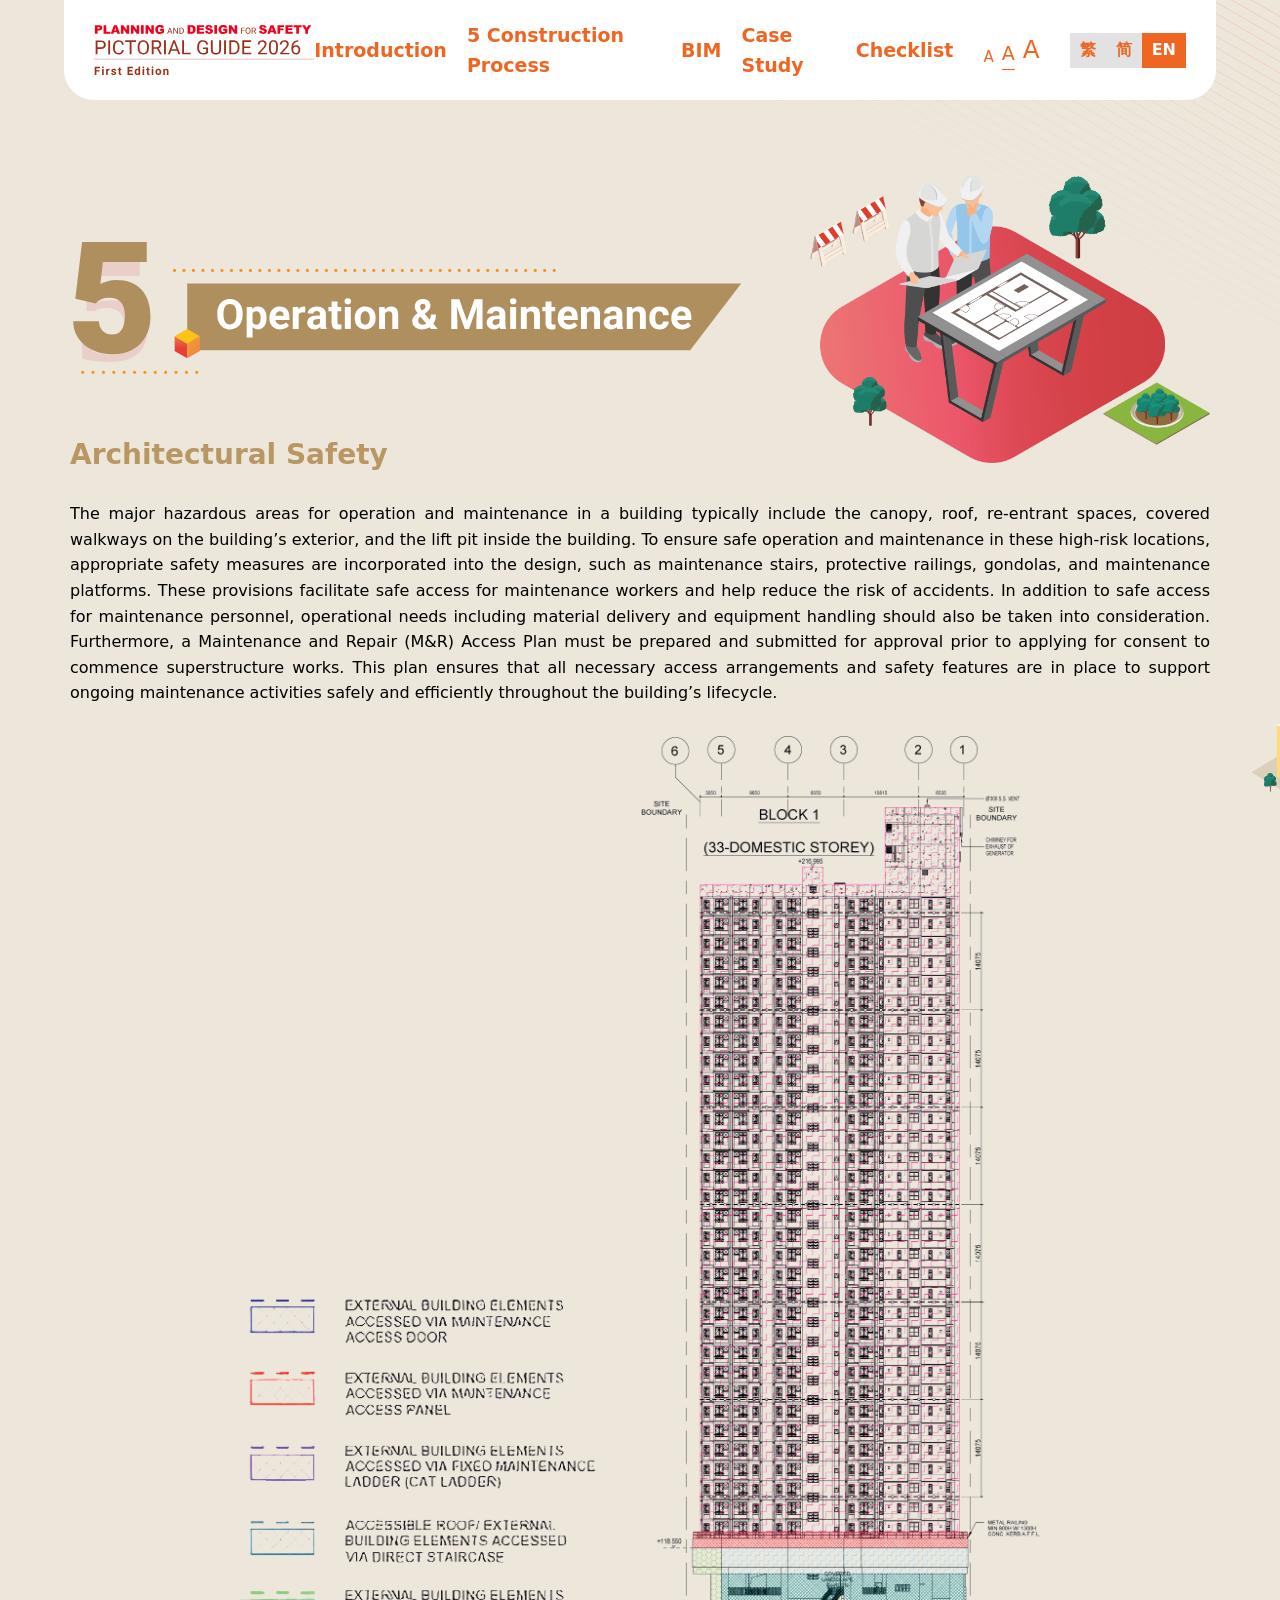
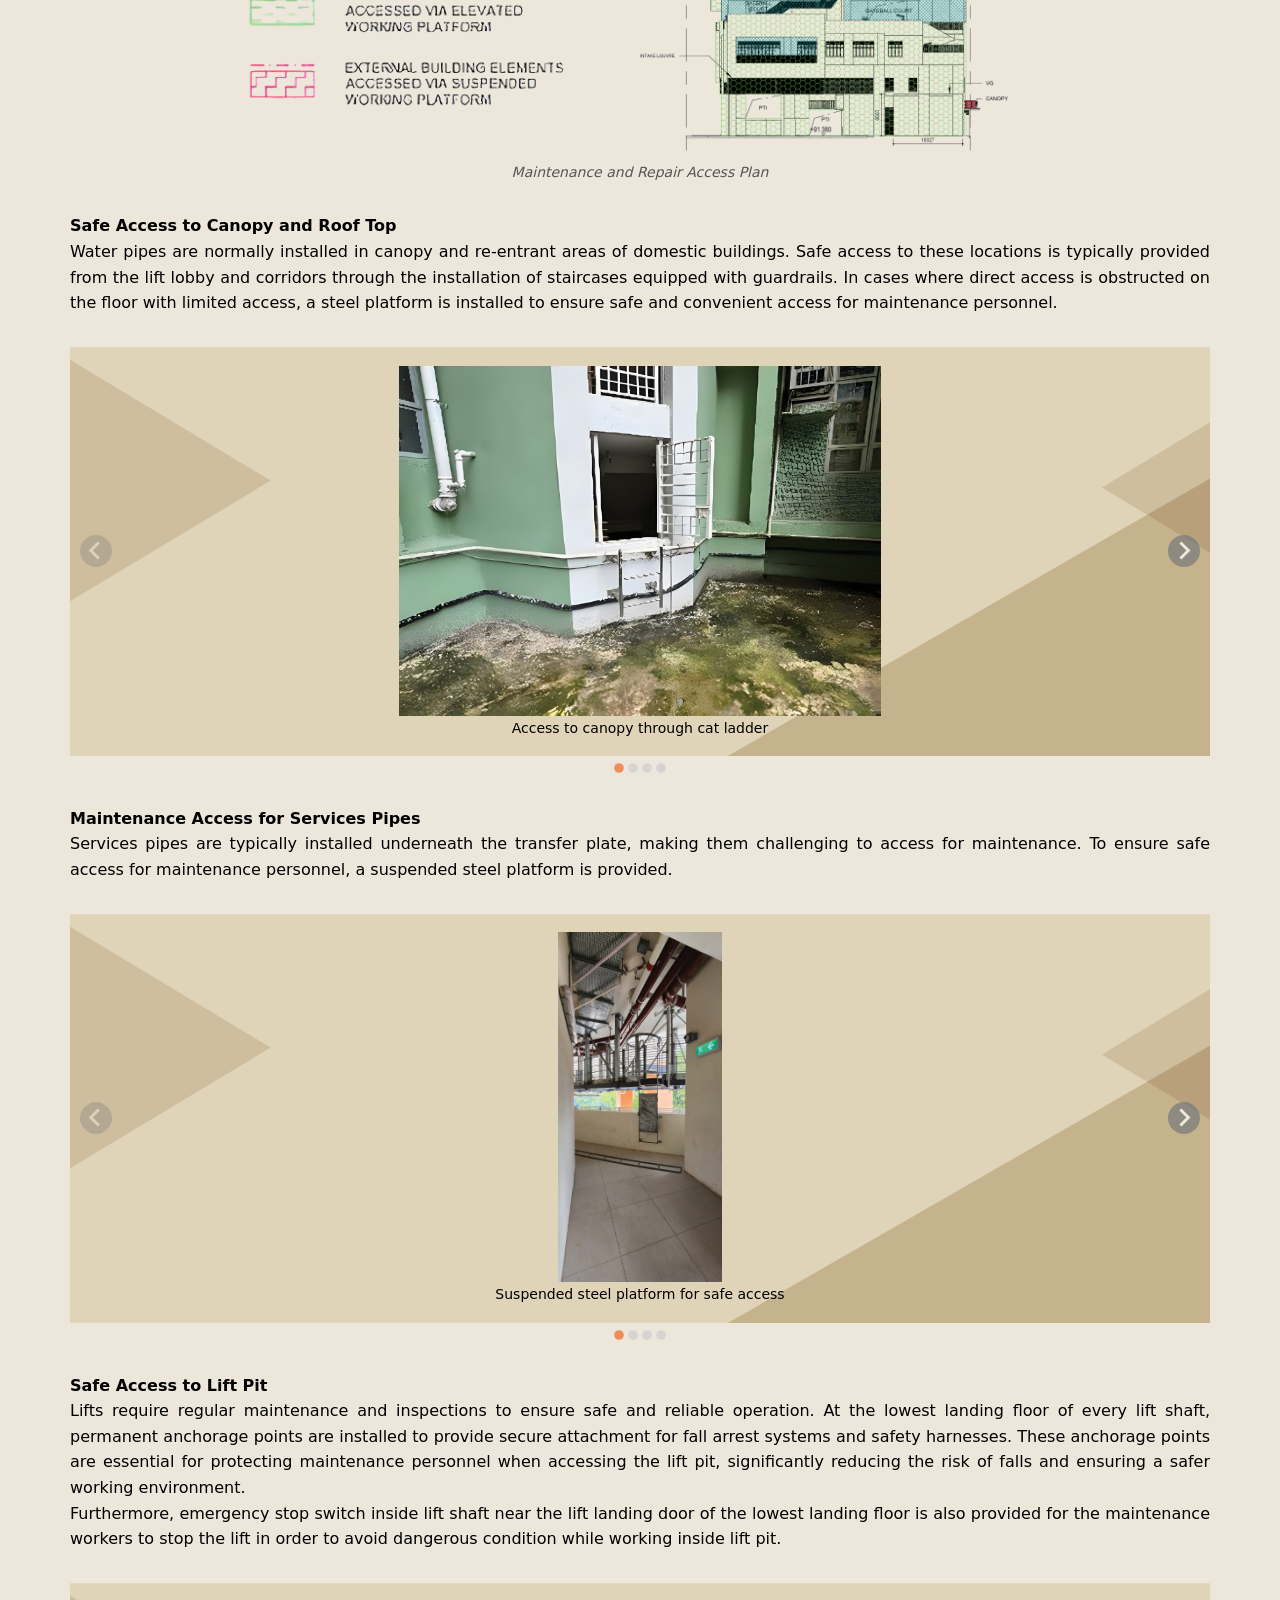
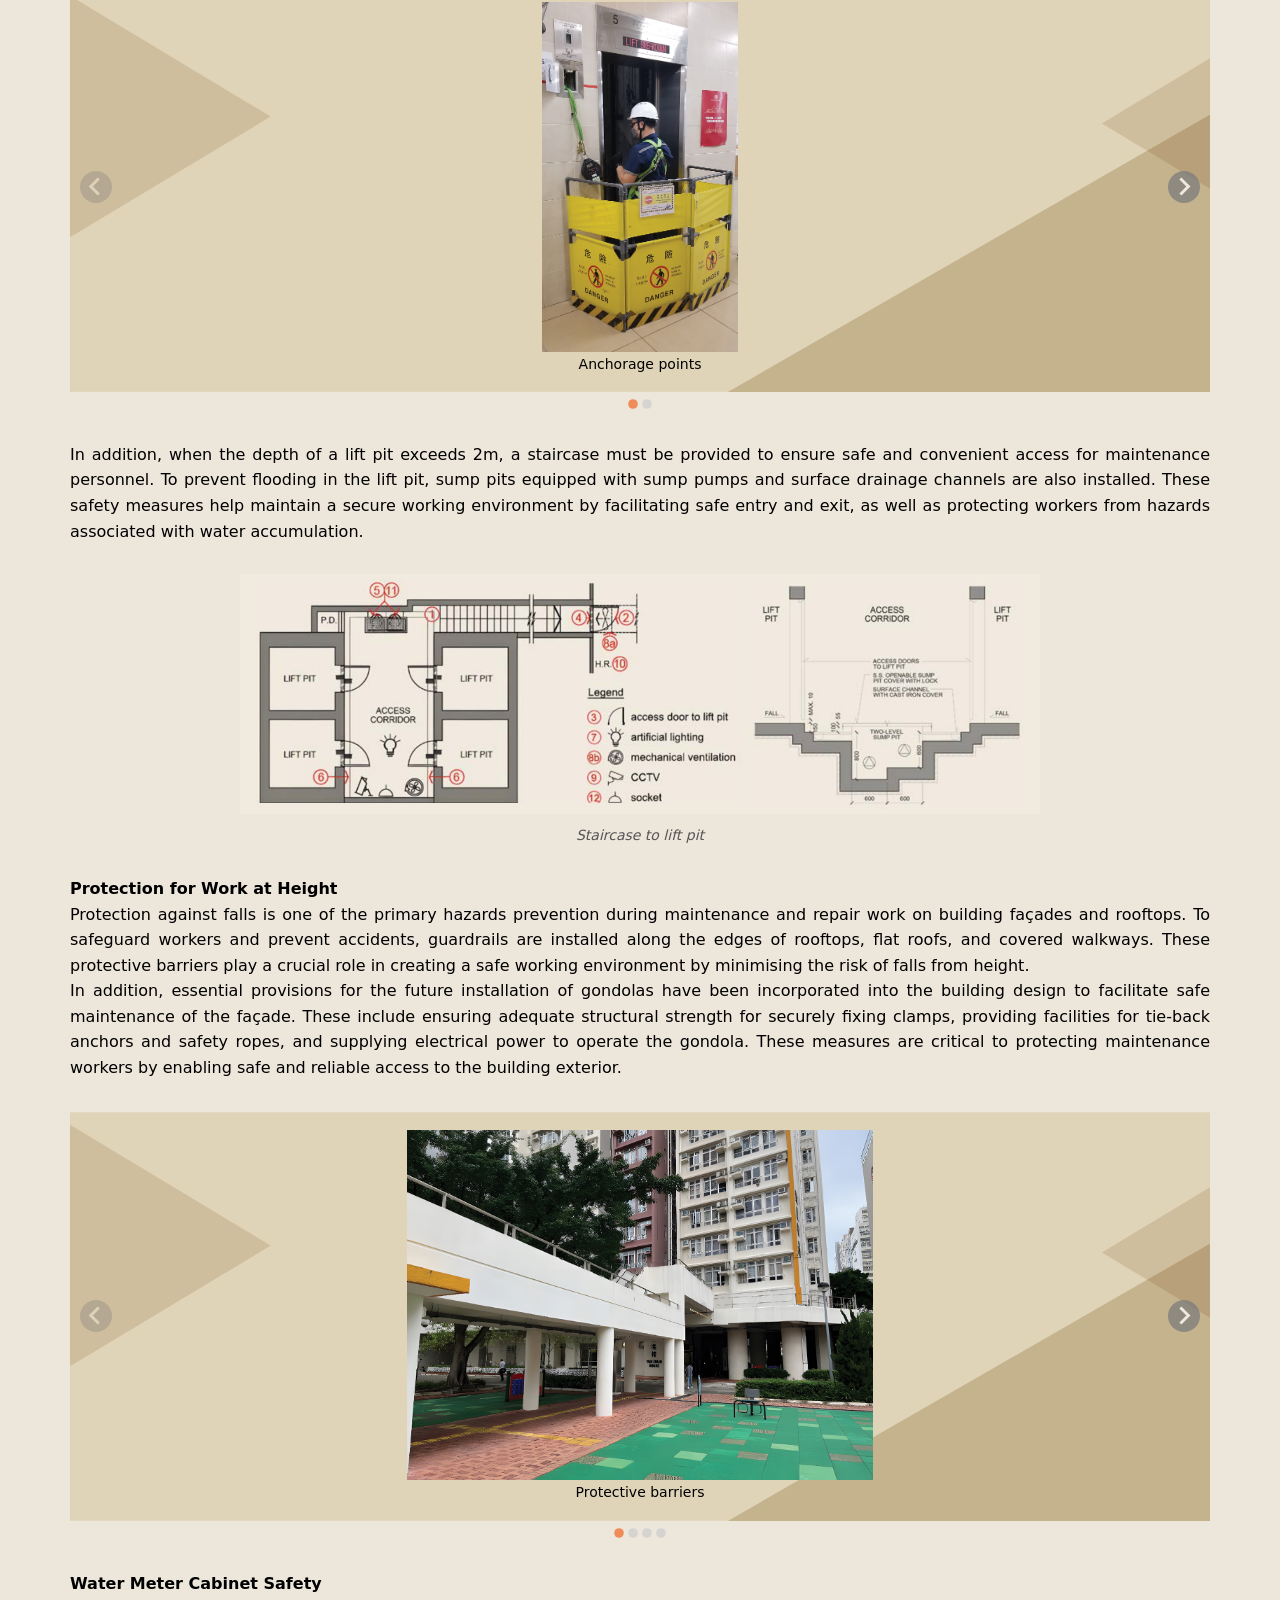
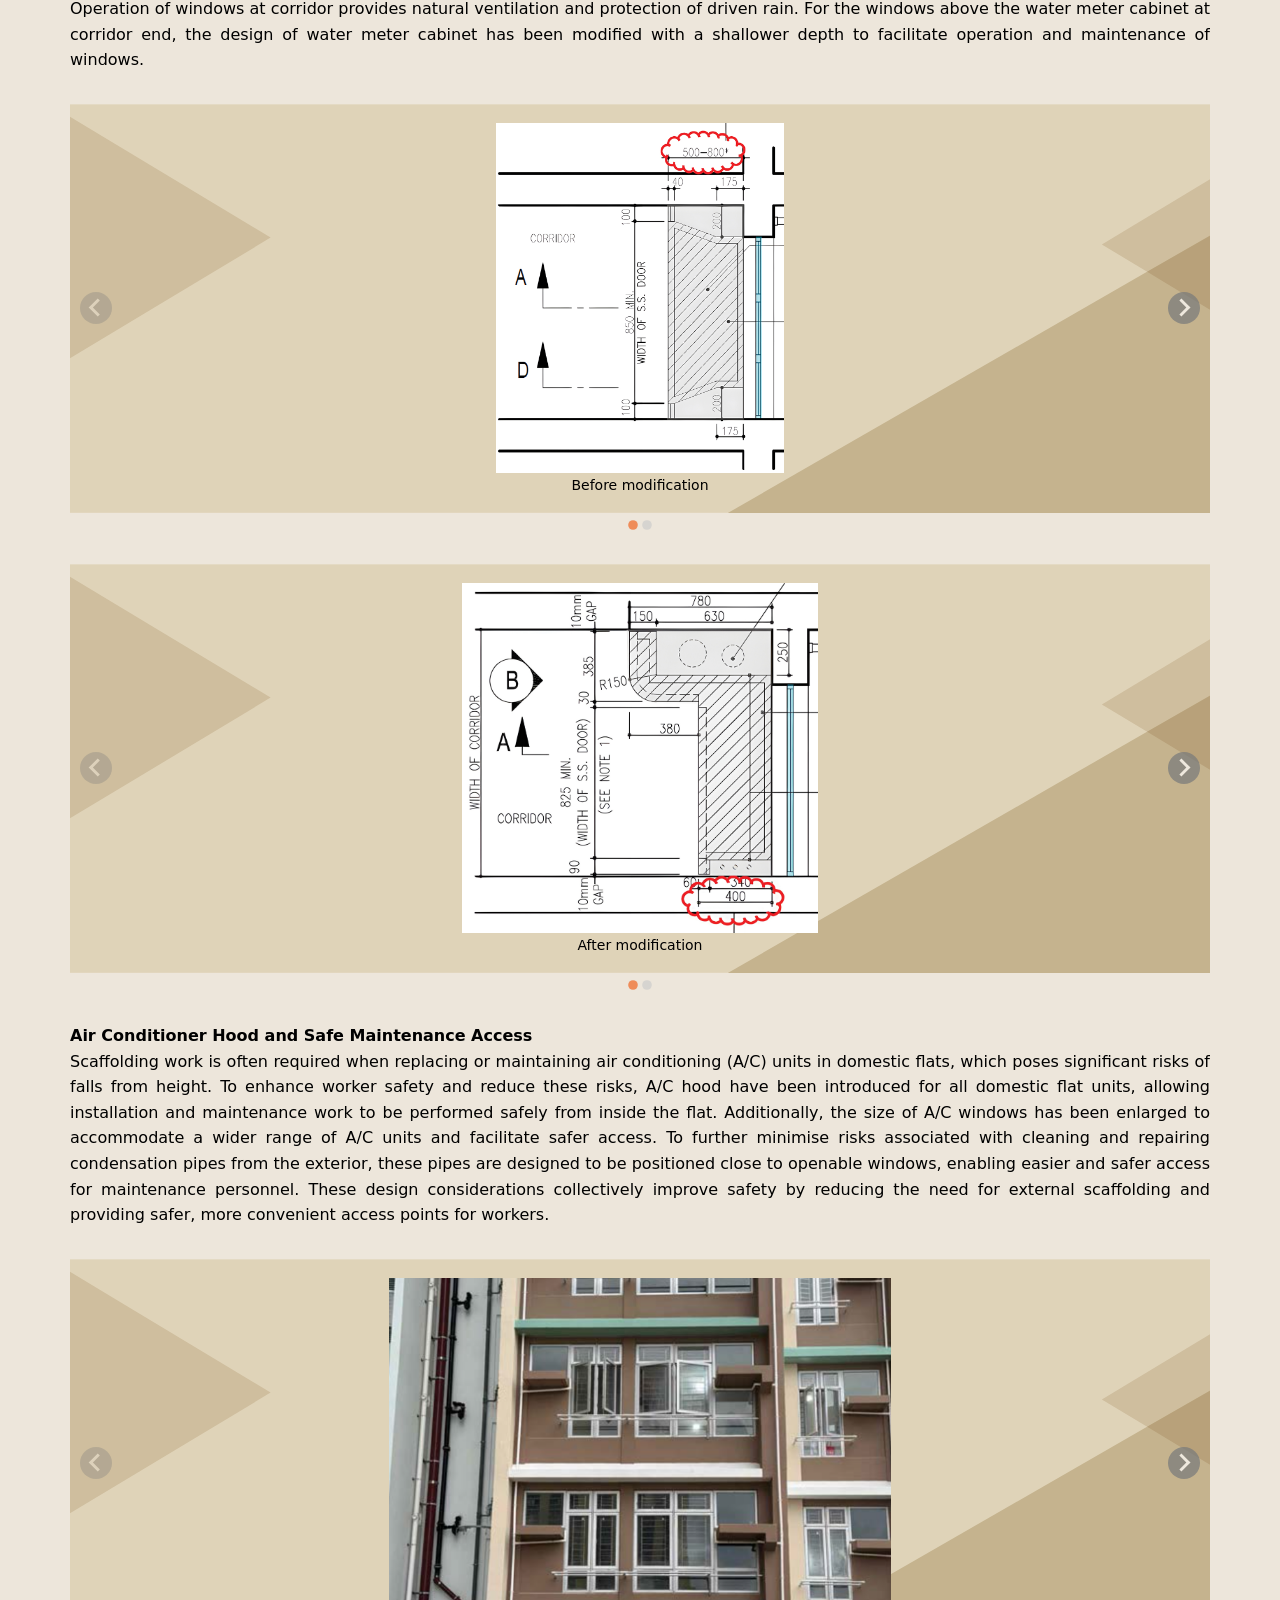
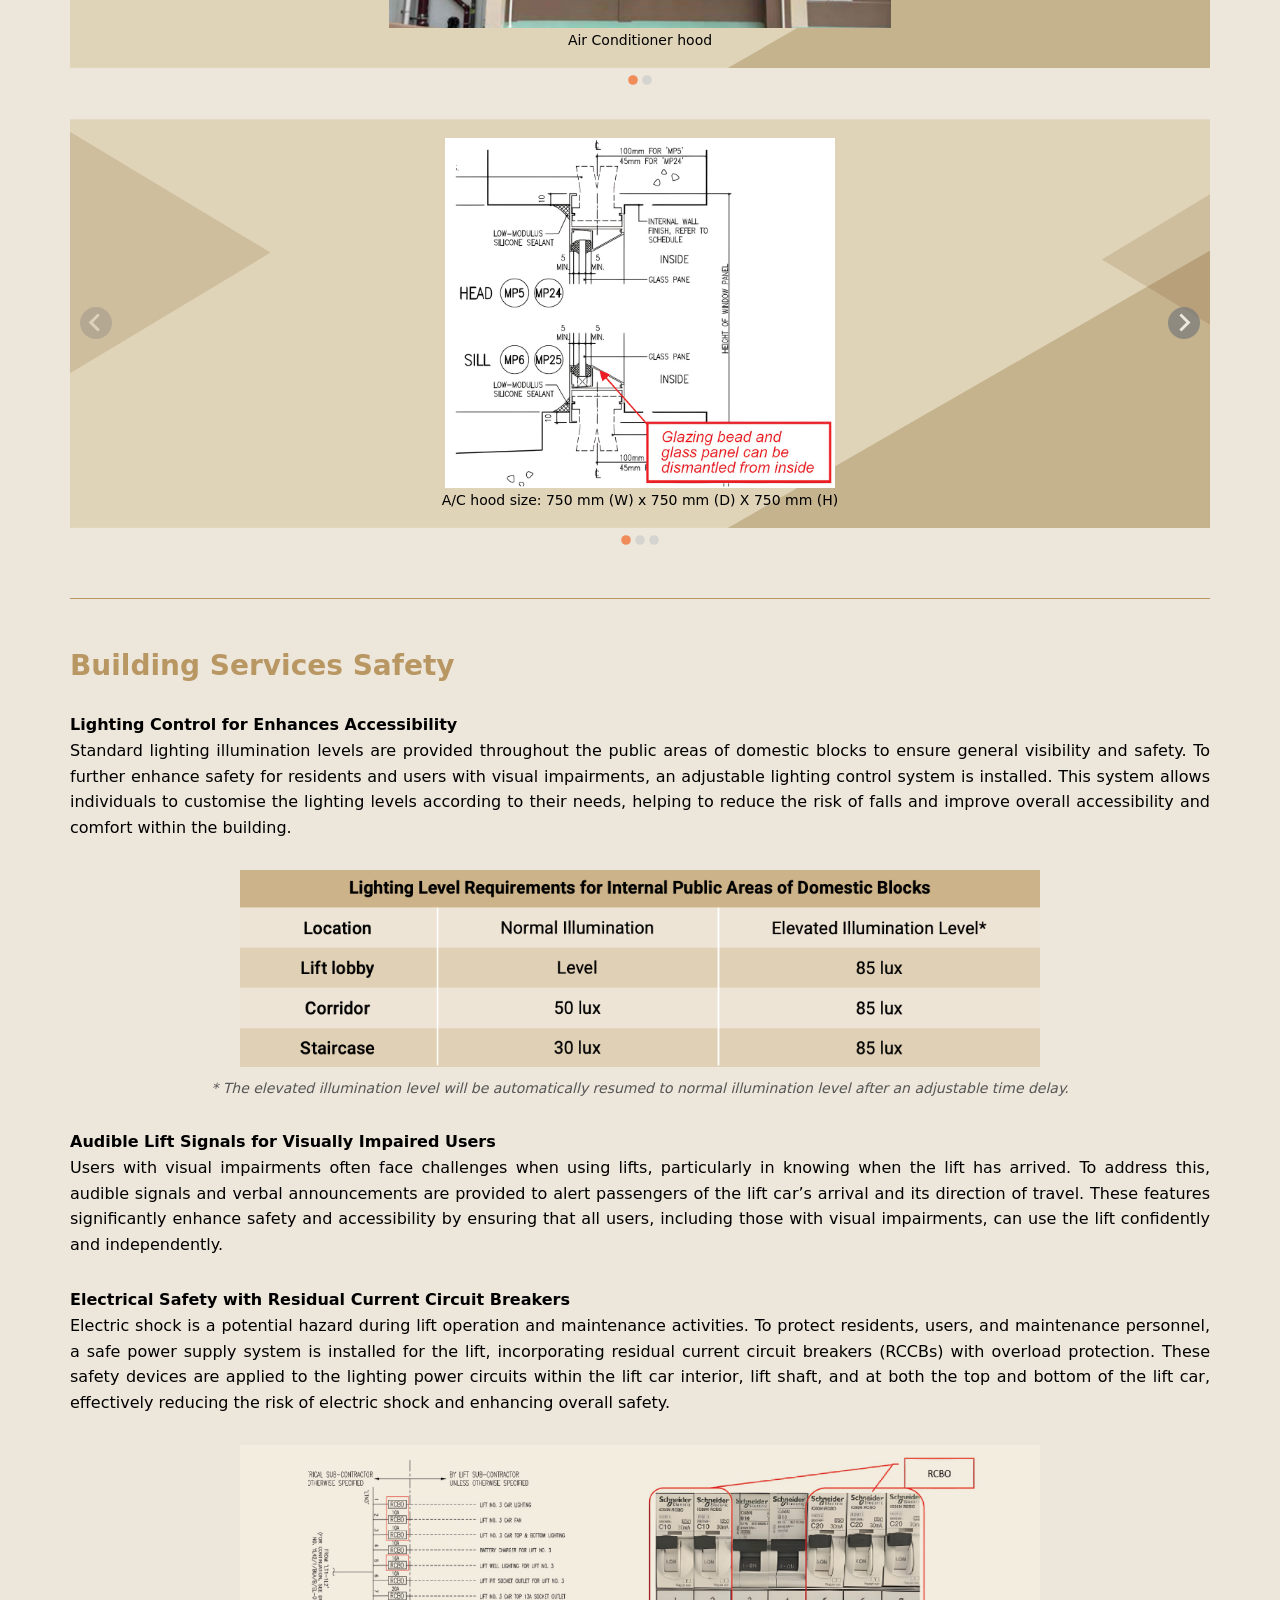
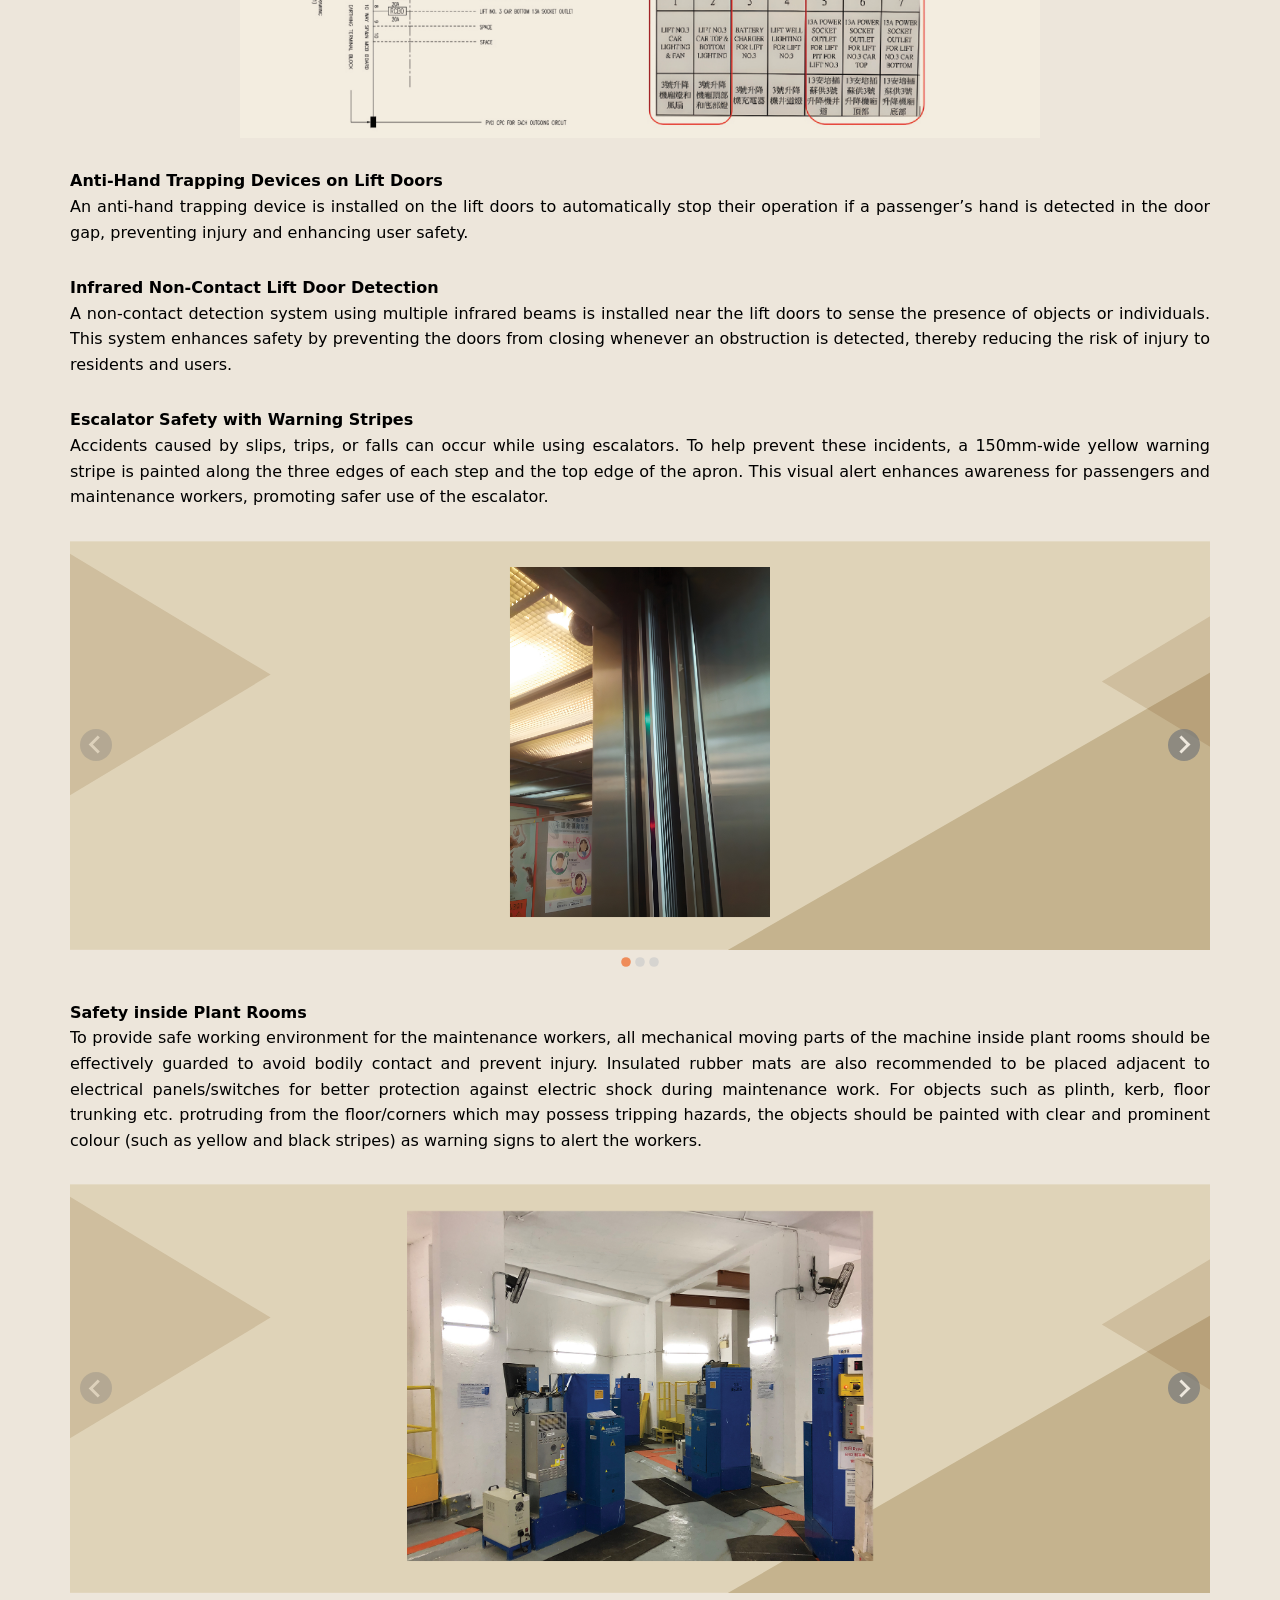
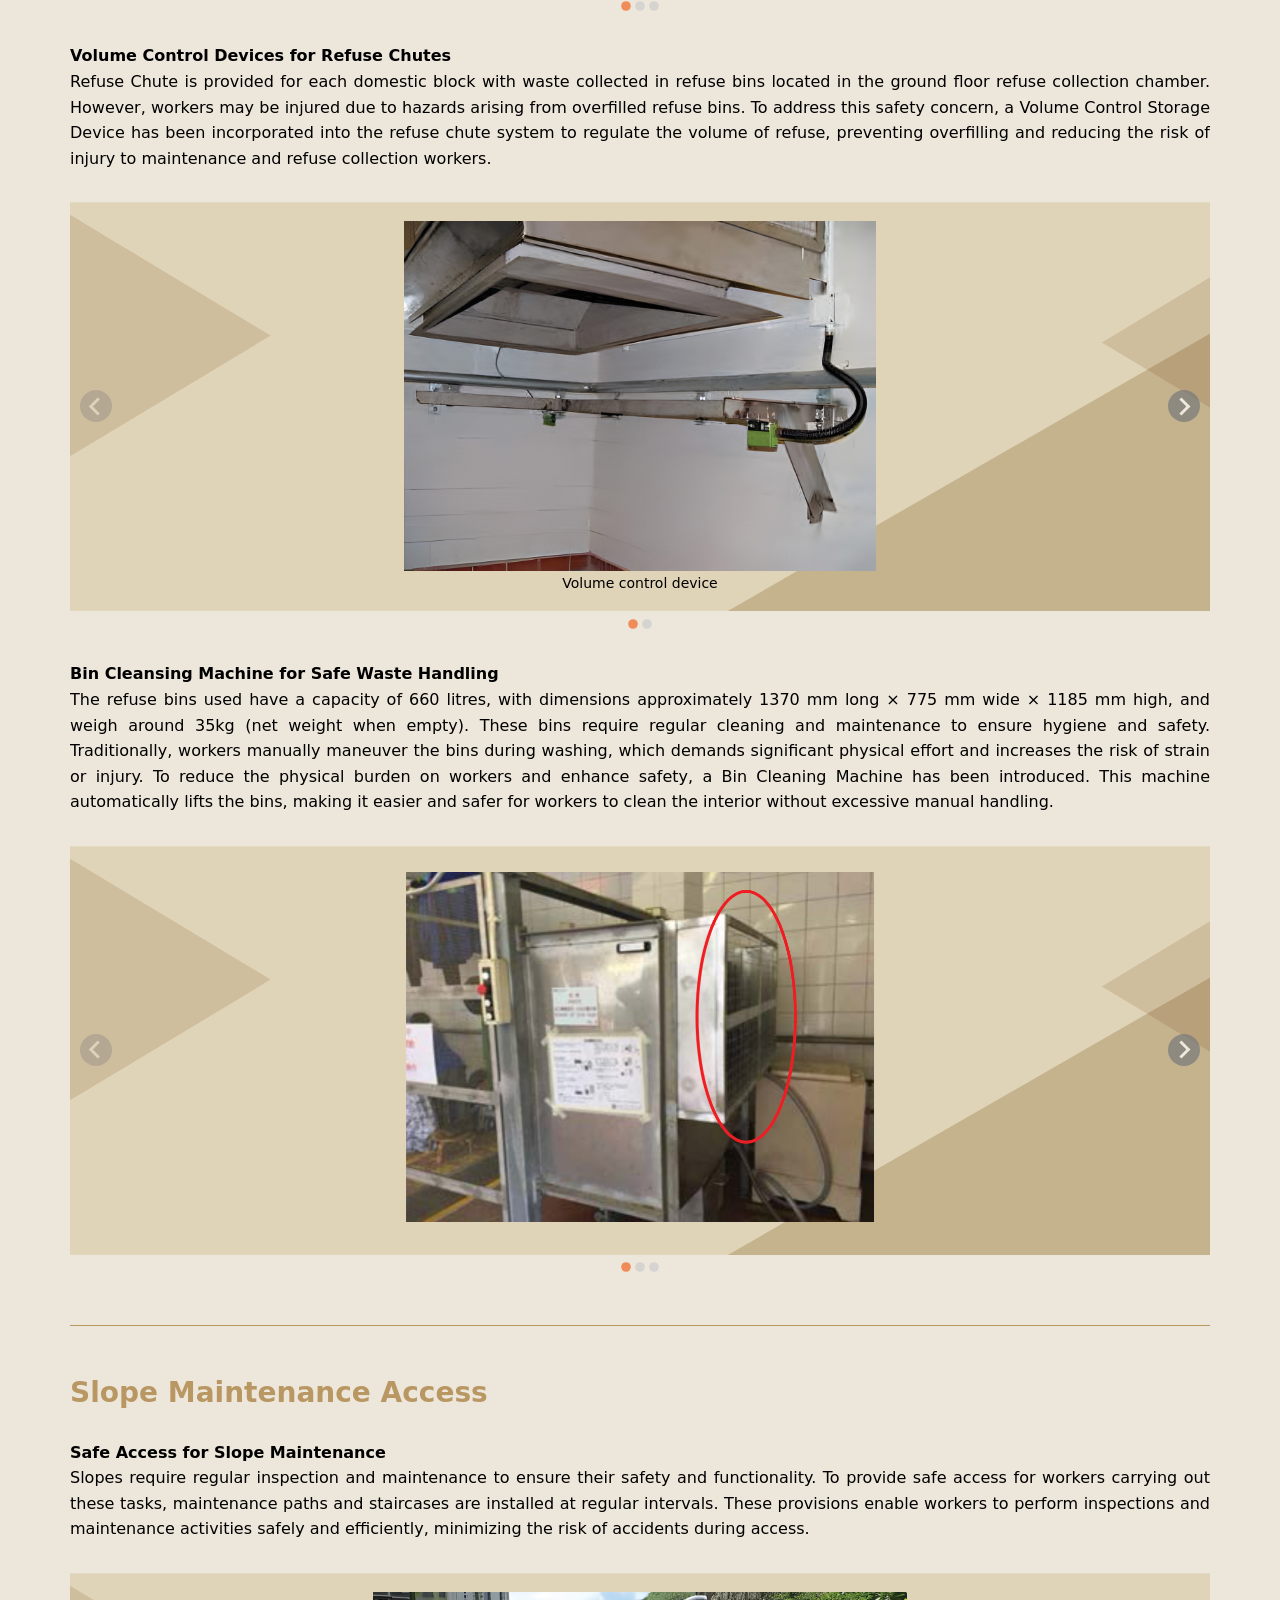
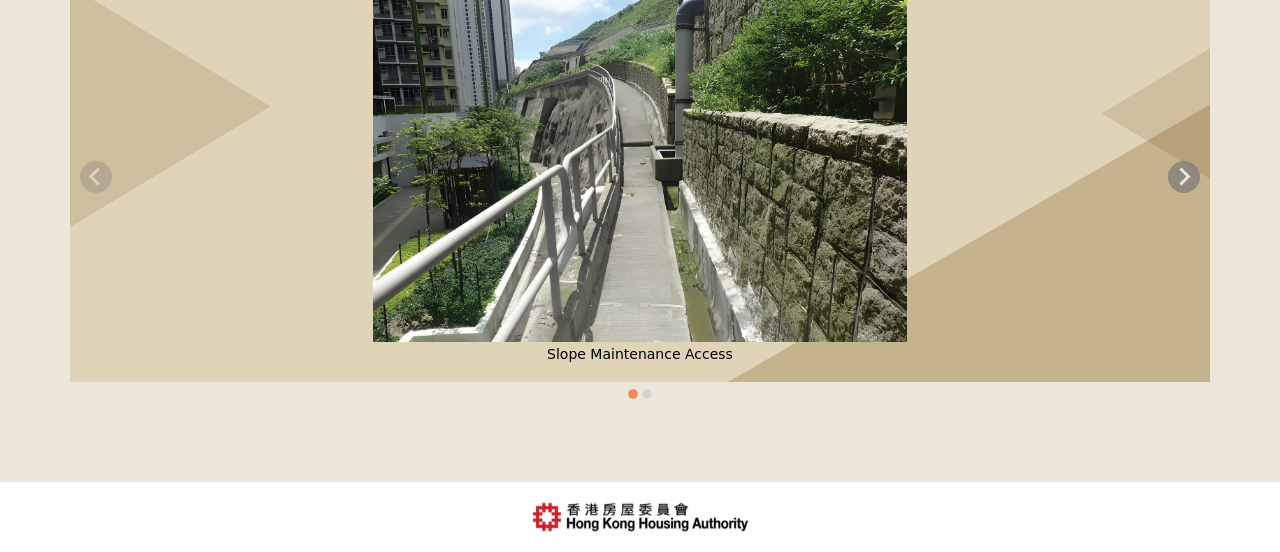
<file: en/5_operation_maintenance.html>
<!DOCTYPE html>
<html lang="en">

<head>
  <meta charset="UTF-8">
  <meta name="viewport" content="width=device-width, initial-scale=1.0">
  <title>HA project</title>
  <link href="https://cdn.jsdelivr.net/npm/@splidejs/splide@4.1.4/dist/css/splide.min.css" rel="stylesheet">
  <script src="../assets/js/lib/tailwindcss.js"></script>
  <style type="text/tailwindcss">@theme {--breakpoint-md: 820px;}</style>
  <link rel="stylesheet" href="../assets/css/main.css">
  <link rel="stylesheet" href="../assets/css/modal.css">
  <link rel="stylesheet" href="../assets/css/slider.css">
  <link rel="stylesheet" href="../assets/css/single_page.css">
  <link rel="stylesheet" href="../assets/css/process.css">
</head>

<body class="process-template process five">
  <div class="content-container min-h-screen">
    <div class="page-template process-5">
      <div class="page-title-wrapper five">
        <img src="/assets/images/process-5-title.svg" class="hidden md:block">
        <img src="/assets/images/m-5.svg" class="block md:hidden">
      </div>
      <div class="page-template-content-inner five">
        <h2>Architectural Safety</h2>
        <p>The major hazardous areas for operation and maintenance in a building typically include the canopy, roof,
          re-entrant spaces, covered walkways on the building’s exterior, and the lift pit inside the building. To
          ensure safe operation and maintenance in these high-risk locations, appropriate safety measures are
          incorporated into the design, such as maintenance stairs, protective railings, gondolas, and maintenance
          platforms. These provisions facilitate safe access for maintenance workers and help reduce the risk of
          accidents. In addition to safe access for maintenance personnel, operational needs including material delivery
          and equipment handling should also be taken into consideration. Furthermore, a Maintenance and Repair (M&R)
          Access Plan must be prepared and submitted for approval prior to applying for consent to commence
          superstructure works. This plan ensures that all necessary access arrangements and safety features are in
          place to support ongoing maintenance activities safely and efficiently throughout the building’s lifecycle.
        </p>
        <div class="single-img-section">
          <img src="/assets/images/process5/image_1.png" loading="lazy" />
          <p>Maintenance and Repair Access Plan</p>
        </div>
        <b>Safe Access to Canopy and Roof Top</b>
        <p>Water pipes are normally installed in canopy and re-entrant areas of domestic buildings. Safe access to these
          locations is typically provided from the lift lobby and corridors through the installation of staircases
          equipped with guardrails. In cases where direct access is obstructed on the floor with limited access, a steel
          platform is installed to ensure safe and convenient access for maintenance personnel.
        </p>
        <div class="slider-wrapper">
          <div class="splide" aria-label="Splide with Captions" id="slider-1">
            <div class="splide__track">
              <ul class="splide__list">
                <li class="splide__slide">
                  <div class="splide__slide__container">
                    <img src="/assets/images/process5/image_2.jpg" loading="lazy">
                    <span class="caption">Access to canopy through cat ladder</span>
                  </div>
                </li>
                <li class="splide__slide">
                  <div class="splide__slide__container">
                    <img src="/assets/images/process5/image_3.jpg" loading="lazy">
                    <span class="caption">Access to canopy through staircase</span>
                  </div>
                </li>
                <li class="splide__slide">
                  <div class="splide__slide__container">
                    <img src="/assets/images/process5/image_4.jpg" loading="lazy">
                    <span class="caption">Access to roof top through cat ladder</span>
                  </div>
                </li>
                <li class="splide__slide">
                  <div class="splide__slide__container">
                    <img src="/assets/images/process5/image_5.jpg" loading="lazy">
                    <span class="caption">Access to roof top through staircase</span>
                  </div>
                </li>
              </ul>
            </div>
          </div>
        </div>
        <b>Maintenance Access for Services Pipes </b>
        <p>Services pipes are typically installed underneath the transfer plate, making them challenging to access for
          maintenance. To ensure safe access for maintenance personnel, a suspended steel platform is provided.</p>

        <div class="slider-wrapper">
          <div class="splide" aria-label="Splide with Captions" id="slider-2">
            <div class="splide__track">
              <ul class="splide__list">
                <li class="splide__slide">
                  <div class="splide__slide__container">
                    <img src="/assets/images/process5/image_6.jpg" loading="lazy">
                    <span class="caption">Suspended steel platform for safe access</span>
                  </div>
                </li>
                <li class="splide__slide">
                  <div class="splide__slide__container">
                    <img src="/assets/images/process5/image_9.jpg" loading="lazy">
                    <span class="caption">Suspended steel platform for safe access</span>
                  </div>
                </li>
                <li class="splide__slide">
                  <div class="splide__slide__container">
                    <img src="/assets/images/process5/image_7.jpg" loading="lazy">
                    <span class="caption">Access obstructed by building services</span>
                  </div>
                </li>
                <li class="splide__slide">
                  <div class="splide__slide__container">
                    <img src="/assets/images/process5/image_8.jpg" loading="lazy">
                    <span class="caption">Easy access with suspended steel platform</span>
                  </div>
                </li>
              </ul>
            </div>
          </div>
        </div>
        <b>Safe Access to Lift Pit </b>
        <p>
          Lifts require regular maintenance and inspections to ensure safe and reliable operation. At the lowest landing
          floor of every lift shaft, permanent anchorage points are installed to provide secure attachment for fall
          arrest systems and safety harnesses. These anchorage points are essential for protecting maintenance personnel
          when accessing the lift pit, significantly reducing the risk of falls and ensuring a safer working
          environment.
          <br>
          Furthermore, emergency stop switch inside lift shaft near the lift landing door of the lowest landing floor is
          also provided for the maintenance workers to stop the lift in order to avoid dangerous condition while working
          inside lift pit.
        </p>

        <div class="slider-wrapper">
          <div class="splide" aria-label="Splide with Captions" id="slider-3">
            <div class="splide__track">
              <ul class="splide__list">
                <li class="splide__slide">
                  <div class="splide__slide__container">
                    <img src="/assets/images/process5/image_10.jpg" loading="lazy">
                    <span class="caption">Anchorage points</span>
                  </div>
                </li>
                <li class="splide__slide">
                  <div class="splide__slide__container">
                    <img src="/assets/images/process5/image_11.jpg" loading="lazy">
                    <span class="caption">Anchorage points</span>
                  </div>
                </li>
              </ul>
            </div>
          </div>
        </div>
        <p>In addition, when the depth of a lift pit exceeds 2m, a staircase must be provided to ensure safe and
          convenient access for maintenance personnel. To prevent flooding in the lift pit, sump pits equipped with sump
          pumps and surface drainage channels are also installed. These safety measures help maintain a secure working
          environment by facilitating safe entry and exit, as well as protecting workers from hazards associated with
          water accumulation.</p>

        <div class="single-img-section">
          <img src="/assets/images/process5/image_12.png" loading="lazy" />
          <p>Staircase to lift pit</p>
        </div>
        <b>Protection for Work at Height</b>
        <p>Protection against falls is one of the primary hazards prevention during maintenance and repair work on
          building façades and rooftops. To safeguard workers and prevent accidents, guardrails are installed along the
          edges of rooftops, flat roofs, and covered walkways. These protective barriers play a crucial role in creating
          a safe working environment by minimising the risk of falls from height.
          <br>
          In addition, essential provisions for the future installation of gondolas have been incorporated into the
          building design to facilitate safe maintenance of the façade. These include ensuring adequate structural
          strength for securely fixing clamps, providing facilities for tie-back anchors and safety ropes, and supplying
          electrical power to operate the gondola. These measures are critical to protecting maintenance workers by
          enabling safe and reliable access to the building exterior.
        </p>

        <div class="slider-wrapper">
          <div class="splide" aria-label="Splide with Captions" id="slider-4">
            <div class="splide__track">
              <ul class="splide__list">
                <li class="splide__slide">
                  <div class="splide__slide__container">
                    <img src="/assets/images/process5/image_13.jpg" loading="lazy">
                    <span class="caption">Protective barriers</span>
                  </div>
                </li>
                <li class="splide__slide">
                  <div class="splide__slide__container">
                    <img src="/assets/images/process5/image_14.jpg" loading="lazy">
                    <span class="caption">Protective barriers</span>
                  </div>
                </li>
                <li class="splide__slide">
                  <div class="splide__slide__container">
                    <img src="/assets/images/process5/image_15.jpg" loading="lazy">
                    <span class="caption">Gondola anchor point</span>
                  </div>
                </li>
                <li class="splide__slide">
                  <div class="splide__slide__container">
                    <img src="/assets/images/process5/image_16.jpg" loading="lazy">
                    <span class="caption">Gondola anchor point</span>
                  </div>
                </li>
              </ul>
            </div>
          </div>
        </div>
        <b>Water Meter Cabinet Safety</b>
        <p>Operation of windows at corridor provides natural ventilation and protection of driven rain. For the windows
          above the water meter cabinet at corridor end, the design of water meter cabinet has been modified with a
          shallower depth to facilitate operation and maintenance of windows.</p>

        <div class="slider-wrapper">
          <div class="splide" aria-label="Splide with Captions" id="slider-5">
            <div class="splide__track">
              <ul class="splide__list">
                <li class="splide__slide">
                  <div class="splide__slide__container">
                    <img src="/assets/images/process5/image_17.jpg" loading="lazy">
                    <span class="caption">Before modification</span>
                  </div>
                </li>
                <li class="splide__slide">
                  <div class="splide__slide__container">
                    <img src="/assets/images/process5/image_18.jpg" loading="lazy">
                    <span class="caption">Before modification</span>
                  </div>
                </li>
              </ul>
            </div>
          </div>
        </div>
        <div class="slider-wrapper">
          <div class="splide" aria-label="Splide with Captions" id="slider-6">
            <div class="splide__track">
              <ul class="splide__list">
                <li class="splide__slide">
                  <div class="splide__slide__container">
                    <img src="/assets/images/process5/image_19.jpg" loading="lazy">
                    <span class="caption">After modification</span>
                  </div>
                </li>
                <li class="splide__slide">
                  <div class="splide__slide__container">
                    <img src="/assets/images/process5/image_20.jpg" loading="lazy">
                    <span class="caption">After modification</span>
                  </div>
                </li>
              </ul>
            </div>
          </div>
        </div>

        <b>Air Conditioner Hood and Safe Maintenance Access</b>
        <p>Scaffolding work is often required when replacing or maintaining air conditioning (A/C) units in domestic
          flats, which poses significant risks of falls from height. To enhance worker safety and reduce these risks,
          A/C hood have been introduced for all domestic flat units, allowing installation and maintenance work to be
          performed safely from inside the flat. Additionally, the size of A/C windows has been enlarged to accommodate
          a wider range of A/C units and facilitate safer access. To further minimise risks associated with cleaning and
          repairing condensation pipes from the exterior, these pipes are designed to be positioned close to openable
          windows, enabling easier and safer access for maintenance personnel. These design considerations collectively
          improve safety by reducing the need for external scaffolding and providing safer, more convenient access
          points for workers. </p>

        <div class="slider-wrapper">
          <div class="splide" aria-label="Splide with Captions" id="slider-7">
            <div class="splide__track">
              <ul class="splide__list">
                <li class="splide__slide">
                  <div class="splide__slide__container">
                    <img src="/assets/images/process5/image_21.png" loading="lazy">
                    <span class="caption">Air Conditioner hood</span>
                  </div>
                </li>
                <li class="splide__slide">
                  <div class="splide__slide__container">
                    <img src="/assets/images/process5/image_22.png" loading="lazy">
                    <span class="caption">Air Conditioner hood</span>
                  </div>
                </li>
              </ul>
            </div>
          </div>
        </div>

        <div class="slider-wrapper">
          <div class="splide" aria-label="Splide with Captions" id="slider-8">
            <div class="splide__track">
              <ul class="splide__list">
                <li class="splide__slide">
                  <div class="splide__slide__container">
                    <img src="/assets/images/process5/image_23.jpg" loading="lazy">
                    <span class="caption">A/C hood size: 750 mm (W) x 750 mm (D) X 750 mm (H)</span>
                  </div>
                </li>
                <li class="splide__slide">
                  <div class="splide__slide__container">
                    <img src="/assets/images/process5/image_24.png" loading="lazy">
                    <span class="caption">A/C hood size: 750 mm (W) x 750 mm (D) X 750 mm (H)</span>
                  </div>
                </li>
                <li class="splide__slide">
                  <div class="splide__slide__container">
                    <img src="/assets/images/process5/image_25.jpg" loading="lazy">
                    <span class="caption">A/C hood size: 750 mm (W) x 750 mm (D) X 750 mm (H)</span>
                  </div>
                </li>
              </ul>
            </div>
          </div>
        </div>

        <div class="line-divider"></div>
        <h2>Building Services Safety</h2>
        <b>Lighting Control for Enhances Accessibility</b>
        <p>Standard lighting illumination levels are provided throughout the public areas of domestic blocks to ensure
          general visibility and safety. To further enhance safety for residents and users with visual impairments, an
          adjustable lighting control system is installed. This system allows individuals to customise the lighting
          levels according to their needs, helping to reduce the risk of falls and improve overall accessibility and
          comfort within the building.
        </p>

        <div class="single-img-section">
          <img src="/assets/images/process5/image_26.png" loading="lazy" />
          <p>* The elevated illumination level will be automatically resumed to normal illumination level after an
            adjustable time delay.</p>
        </div>
        <b>Audible Lift Signals for Visually Impaired Users</b>
        <p>Users with visual impairments often face challenges when using lifts, particularly in knowing when the lift
          has arrived. To address this, audible signals and verbal announcements are provided to alert passengers of the
          lift car’s arrival and its direction of travel. These features significantly enhance safety and accessibility
          by ensuring that all users, including those with visual impairments, can use the lift confidently and
          independently.</p>
        <b>Electrical Safety with Residual Current Circuit Breakers</b>
        <p>Electric shock is a potential hazard during lift operation and maintenance activities. To protect residents,
          users, and maintenance personnel, a safe power supply system is installed for the lift, incorporating residual
          current circuit breakers (RCCBs) with overload protection. These safety devices are applied to the lighting
          power circuits within the lift car interior, lift shaft, and at both the top and bottom of the lift car,
          effectively reducing the risk of electric shock and enhancing overall safety.
        </p>

        <div class="single-img-section">
          <img src="/assets/images/process5/image_27.png" loading="lazy" />
        </div>
        <b>Anti-Hand Trapping Devices on Lift Doors</b>
        <p>An anti-hand trapping device is installed on the lift doors to automatically stop their operation if a
          passenger’s hand is detected in the door gap, preventing injury and enhancing user safety.
        </p>
        <b>Infrared Non-Contact Lift Door Detection</b>
        <p>A non-contact detection system using multiple infrared beams is installed near the lift doors to sense the
          presence of objects or individuals. This system enhances safety by preventing the doors from closing whenever
          an obstruction is detected, thereby reducing the risk of injury to residents and users.
        </p>
        <b>Escalator Safety with Warning Stripes</b>
        <p>Accidents caused by slips, trips, or falls can occur while using escalators. To help prevent these incidents,
          a 150mm-wide yellow warning stripe is painted along the three edges of each step and the top edge of the
          apron. This visual alert enhances awareness for passengers and maintenance workers, promoting safer use of the
          escalator.
        </p>
        <div class="slider-wrapper">
          <div class="splide" aria-label="Splide with Captions" id="slider-9">
            <div class="splide__track">
              <ul class="splide__list">
                <li class="splide__slide">
                  <div class="splide__slide__container">
                    <img src="/assets/images/process5/image_28.jpg" loading="lazy">
                    <span class="caption"></span>
                  </div>
                </li>
                <li class="splide__slide">
                  <div class="splide__slide__container">
                    <img src="/assets/images/process5/image_29.jpg" loading="lazy">
                    <span class="caption"></span>
                  </div>
                </li>
                <li class="splide__slide">
                  <div class="splide__slide__container">
                    <img src="/assets/images/process5/image_30.jpg" loading="lazy">
                    <span class="caption"></span>
                  </div>
                </li>
              </ul>
            </div>
          </div>
        </div>
        <b>Safety inside Plant Rooms</b>
        <p>To provide safe working environment for the maintenance workers, all mechanical moving parts of the machine
          inside plant rooms should be effectively guarded to avoid bodily contact and prevent injury. Insulated rubber
          mats are also recommended to be placed adjacent to electrical panels/switches for better protection against
          electric shock during maintenance work. For objects such as plinth, kerb, floor trunking etc. protruding from
          the floor/corners which may possess tripping hazards, the objects should be painted with clear and prominent
          colour (such as yellow and black stripes) as warning signs to alert the workers.</p>

        <div class="slider-wrapper">
          <div class="splide" aria-label="Splide with Captions" id="slider-10">
            <div class="splide__track">
              <ul class="splide__list">
                <li class="splide__slide">
                  <div class="splide__slide__container">
                    <img src="/assets/images/process5/image_31.JPG" loading="lazy">
                    <span class="caption"></span>
                  </div>
                </li>
                <li class="splide__slide">
                  <div class="splide__slide__container">
                    <img src="/assets/images/process5/image_32.JPG" loading="lazy">
                    <span class="caption"></span>
                  </div>
                </li>
                <li class="splide__slide">
                  <div class="splide__slide__container">
                    <img src="/assets/images/process5/image_33.JPG" loading="lazy">
                    <span class="caption"></span>
                  </div>
                </li>
              </ul>
            </div>
          </div>
        </div>
        <b>Volume Control Devices for Refuse Chutes</b>
        <p>Refuse Chute is provided for each domestic block with waste collected in refuse bins located in the ground
          floor refuse collection chamber. However, workers may be injured due to hazards arising from overfilled refuse
          bins. To address this safety concern, a Volume Control Storage Device has been incorporated into the refuse
          chute system to regulate the volume of refuse, preventing overfilling and reducing the risk of injury to
          maintenance and refuse collection workers.
        </p>

        <div class="slider-wrapper">
          <div class="splide" aria-label="Splide with Captions" id="slider-11">
            <div class="splide__track">
              <ul class="splide__list">
                <li class="splide__slide">
                  <div class="splide__slide__container">
                    <img src="/assets/images/process5/image_34.jpg" loading="lazy">
                    <span class="caption">Volume control device</span>
                  </div>
                </li>
                <li class="splide__slide">
                  <div class="splide__slide__container">
                    <img src="/assets/images/process5/image_35.jpg" loading="lazy">
                    <span class="caption">Volume control device</span>
                  </div>
                </li>
              </ul>
            </div>
          </div>
        </div>
        <b>Bin Cleansing Machine for Safe Waste Handling</b>
        <p>The refuse bins used have a capacity of 660 litres, with dimensions approximately 1370 mm long × 775 mm wide
          × 1185 mm high, and weigh around 35kg (net weight when empty). These bins require regular cleaning and
          maintenance to ensure hygiene and safety. Traditionally, workers manually maneuver the bins during washing,
          which demands significant physical effort and increases the risk of strain or injury. To reduce the physical
          burden on workers and enhance safety, a Bin Cleaning Machine has been introduced. This machine automatically
          lifts the bins, making it easier and safer for workers to clean the interior without excessive manual
          handling.</p>

        <div class="slider-wrapper">
          <div class="splide" aria-label="Splide with Captions" id="slider-12">
            <div class="splide__track">
              <ul class="splide__list">
                <li class="splide__slide">
                  <div class="splide__slide__container">
                    <img src="/assets/images/process5/image_36.png" loading="lazy">
                    <span class="caption"></span>
                  </div>
                </li>
                <li class="splide__slide">
                  <div class="splide__slide__container">
                    <img src="/assets/images/process5/image_37.png" loading="lazy">
                    <span class="caption"></span>
                  </div>
                </li>
                <li class="splide__slide">
                  <div class="splide__slide__container">
                    <img src="/assets/images/process5/image_38.png" loading="lazy">
                    <span class="caption">Automated bin washer</span>
                  </div>
                </li>
              </ul>
            </div>
          </div>
        </div>
        <div class="line-divider"></div>
        <h2>Slope Maintenance Access</h2>
        <b>Safe Access for Slope Maintenance</b>
        <p>Slopes require regular inspection and maintenance to ensure their safety and functionality. To provide safe
          access for workers carrying out these tasks, maintenance paths and staircases are installed at regular
          intervals. These provisions enable workers to perform inspections and maintenance activities safely and
          efficiently, minimizing the risk of accidents during access.</p>
        <div class="slider-wrapper">
          <div class="splide" aria-label="Splide with Captions" id="slider-13">
            <div class="splide__track">
              <ul class="splide__list">
                <li class="splide__slide">
                  <div class="splide__slide__container">
                    <img src="/assets/images/process5/image_39.jpg" loading="lazy">
                    <span class="caption">Slope Maintenance Access</span>
                  </div>
                </li>
                <li class="splide__slide">
                  <div class="splide__slide__container">
                    <img src="/assets/images/process5/image_40.jpg" loading="lazy">
                    <span class="caption">Slope Maintenance Access</span>
                  </div>
                </li>
              </ul>
            </div>
          </div>
        </div>
      </div>
    </div>
  </div>

  <script src="../assets/js/lib/splide.js"></script>
  <script src="../assets/js/popup.min.js"></script>
  <script src="../assets/js/main.min.js"></script>
  <script>
    document.addEventListener('DOMContentLoaded', function () {
      const sliderOpt = {
        perPage: 1,
        gap: '1rem',
        arrows: true,
        fixedHeight: 350,
        breakpoints: {
          820: {
            fixedHeight: 180
          },
        }
      }
      new Splide('#slider-1', { ...sliderOpt }).mount()
      new Splide('#slider-2', { ...sliderOpt }).mount()
      new Splide('#slider-3', { ...sliderOpt }).mount()
      new Splide('#slider-4', { ...sliderOpt }).mount()
      new Splide('#slider-5', { ...sliderOpt }).mount()
      new Splide('#slider-6', { ...sliderOpt }).mount()
      new Splide('#slider-7', { ...sliderOpt }).mount()
      new Splide('#slider-8', { ...sliderOpt }).mount()
      new Splide('#slider-9', { ...sliderOpt }).mount()
      new Splide('#slider-10', { ...sliderOpt }).mount()
      new Splide('#slider-11', { ...sliderOpt }).mount()
      new Splide('#slider-12', { ...sliderOpt }).mount()
      new Splide('#slider-13', { ...sliderOpt }).mount()
    });
  </script>
</body>

</html>
</file>
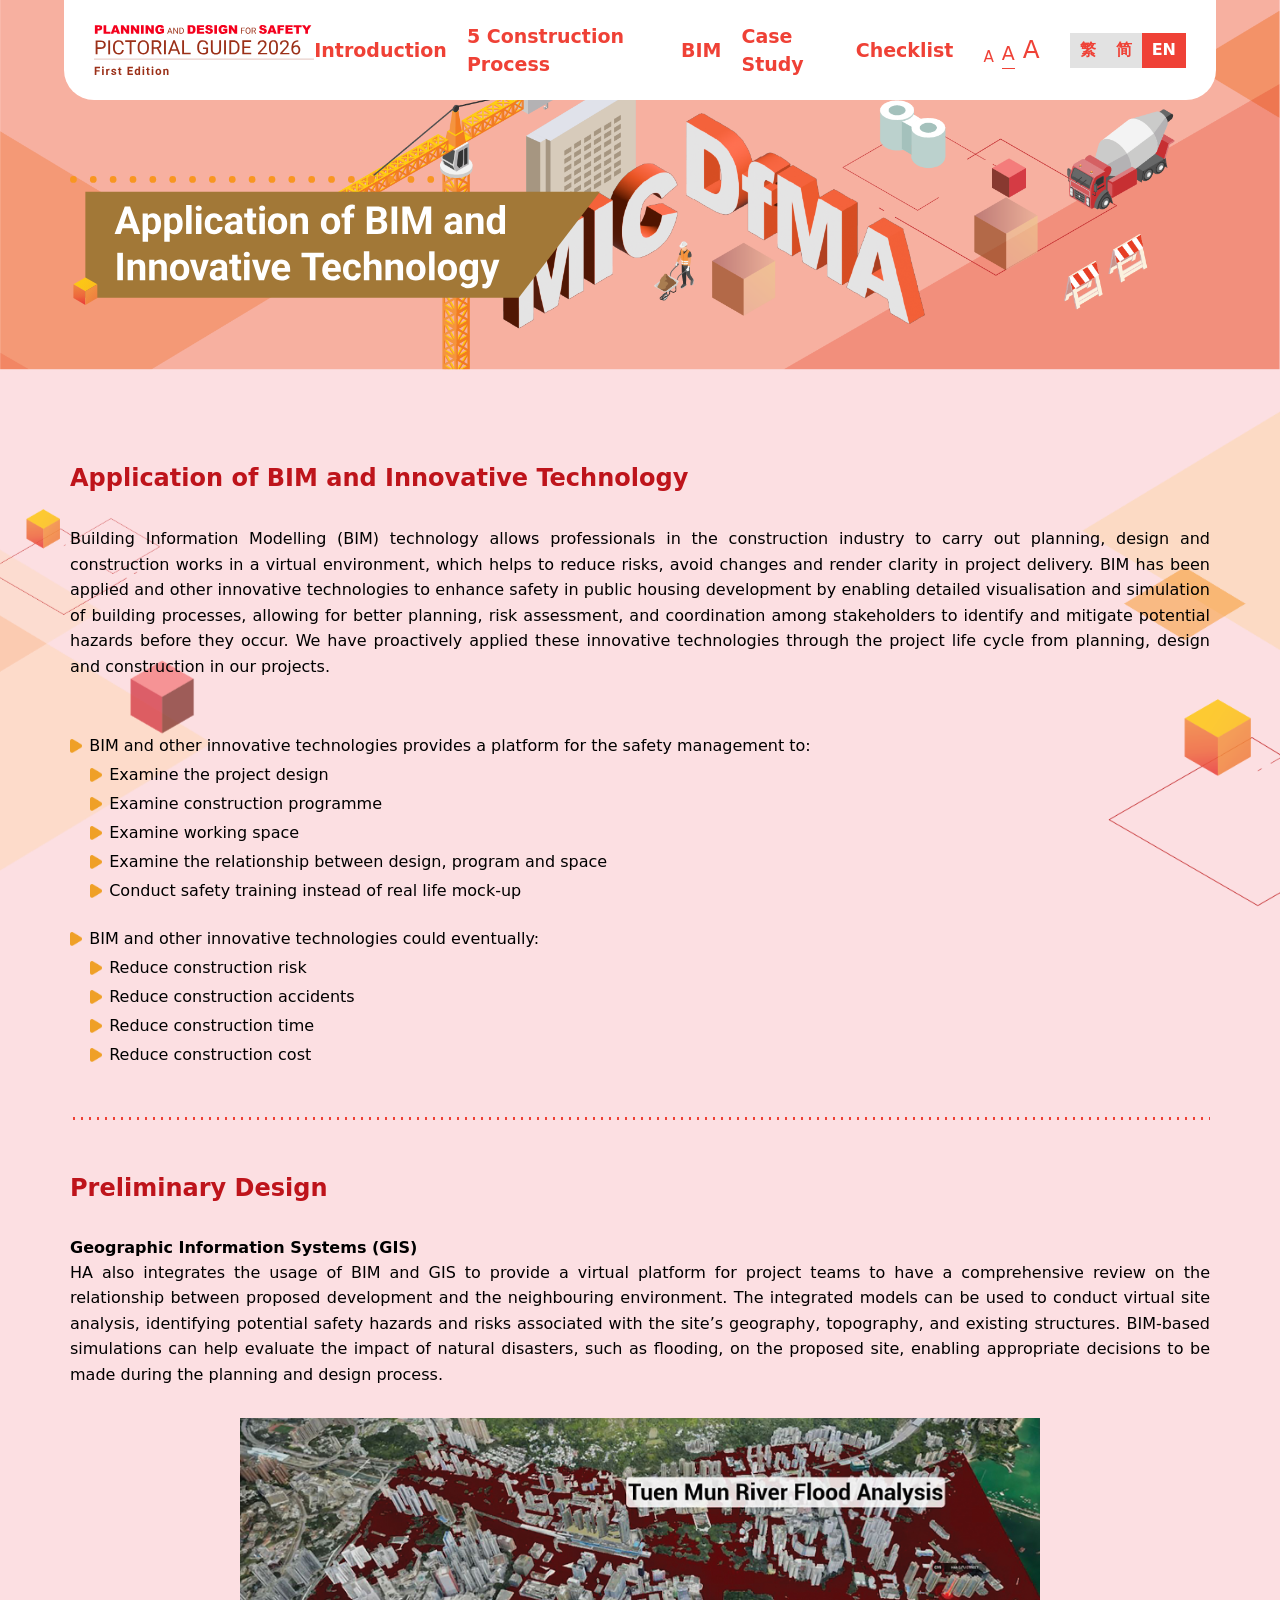
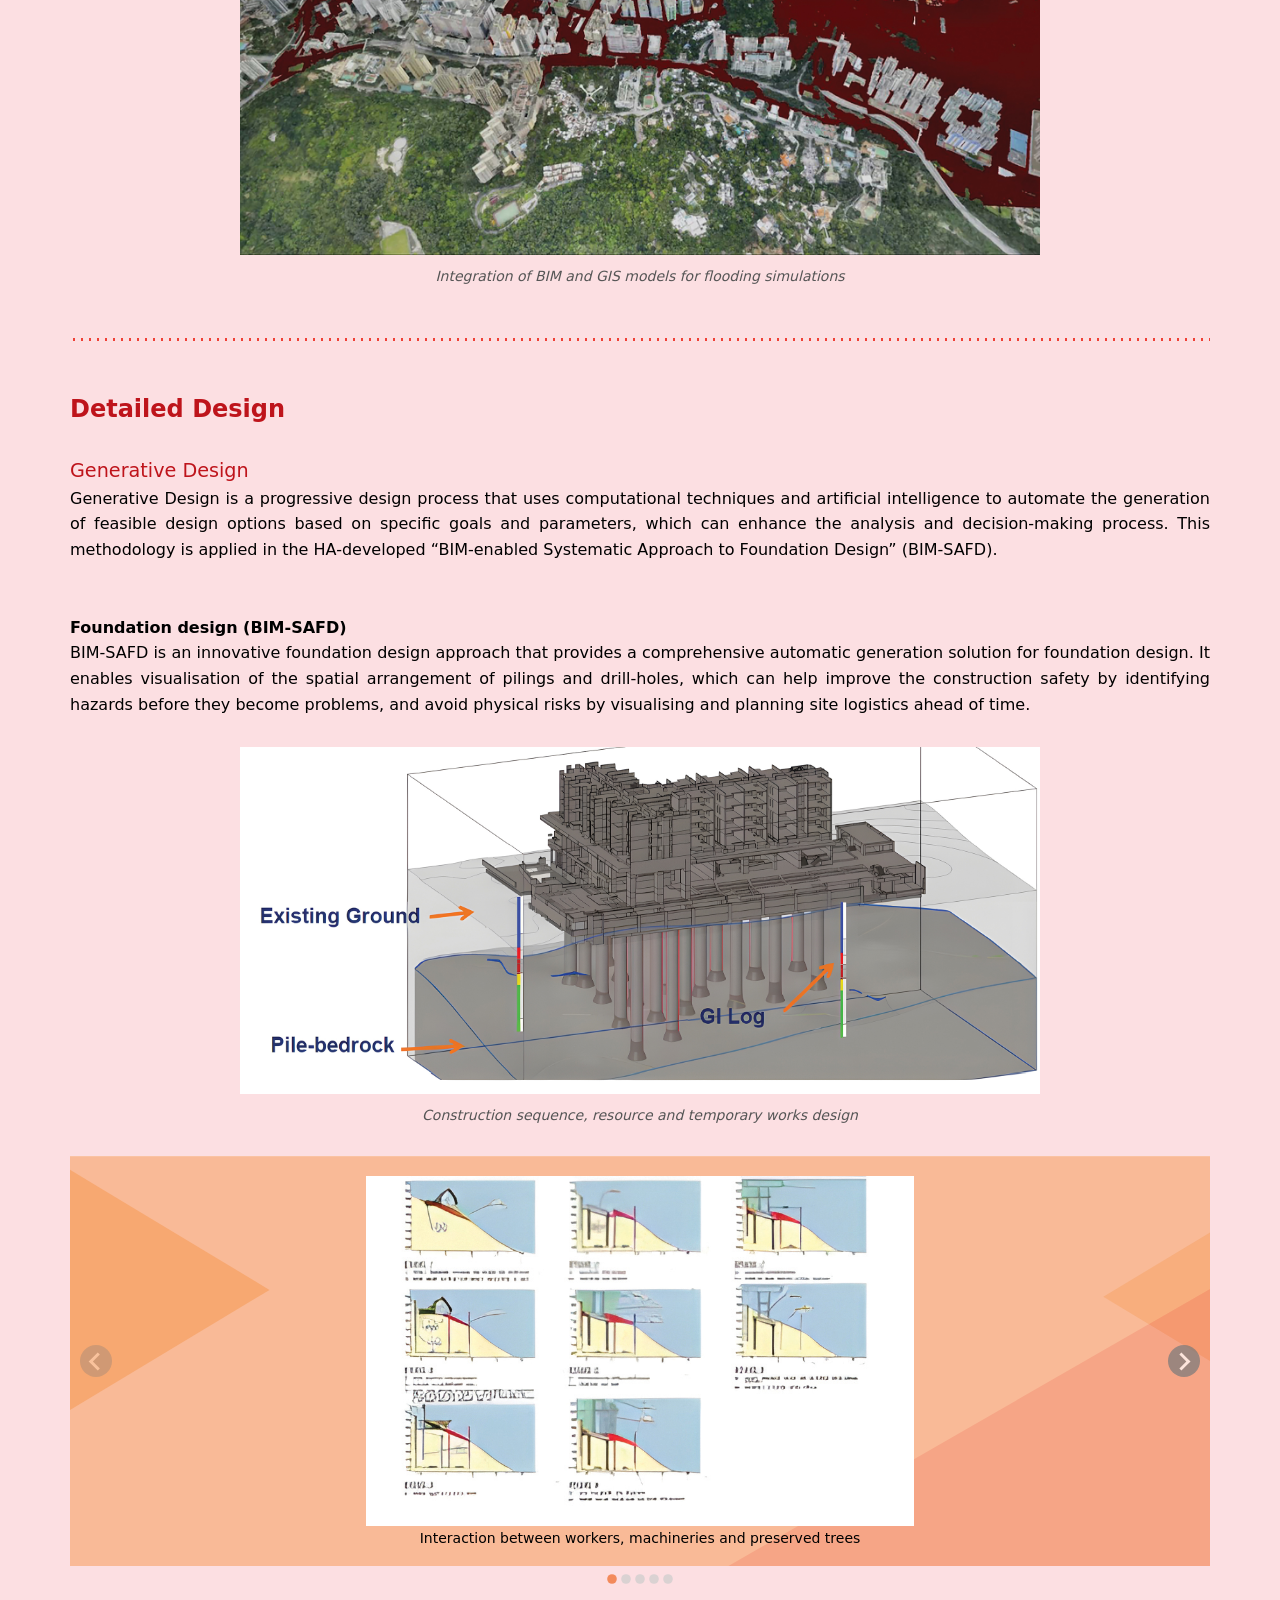
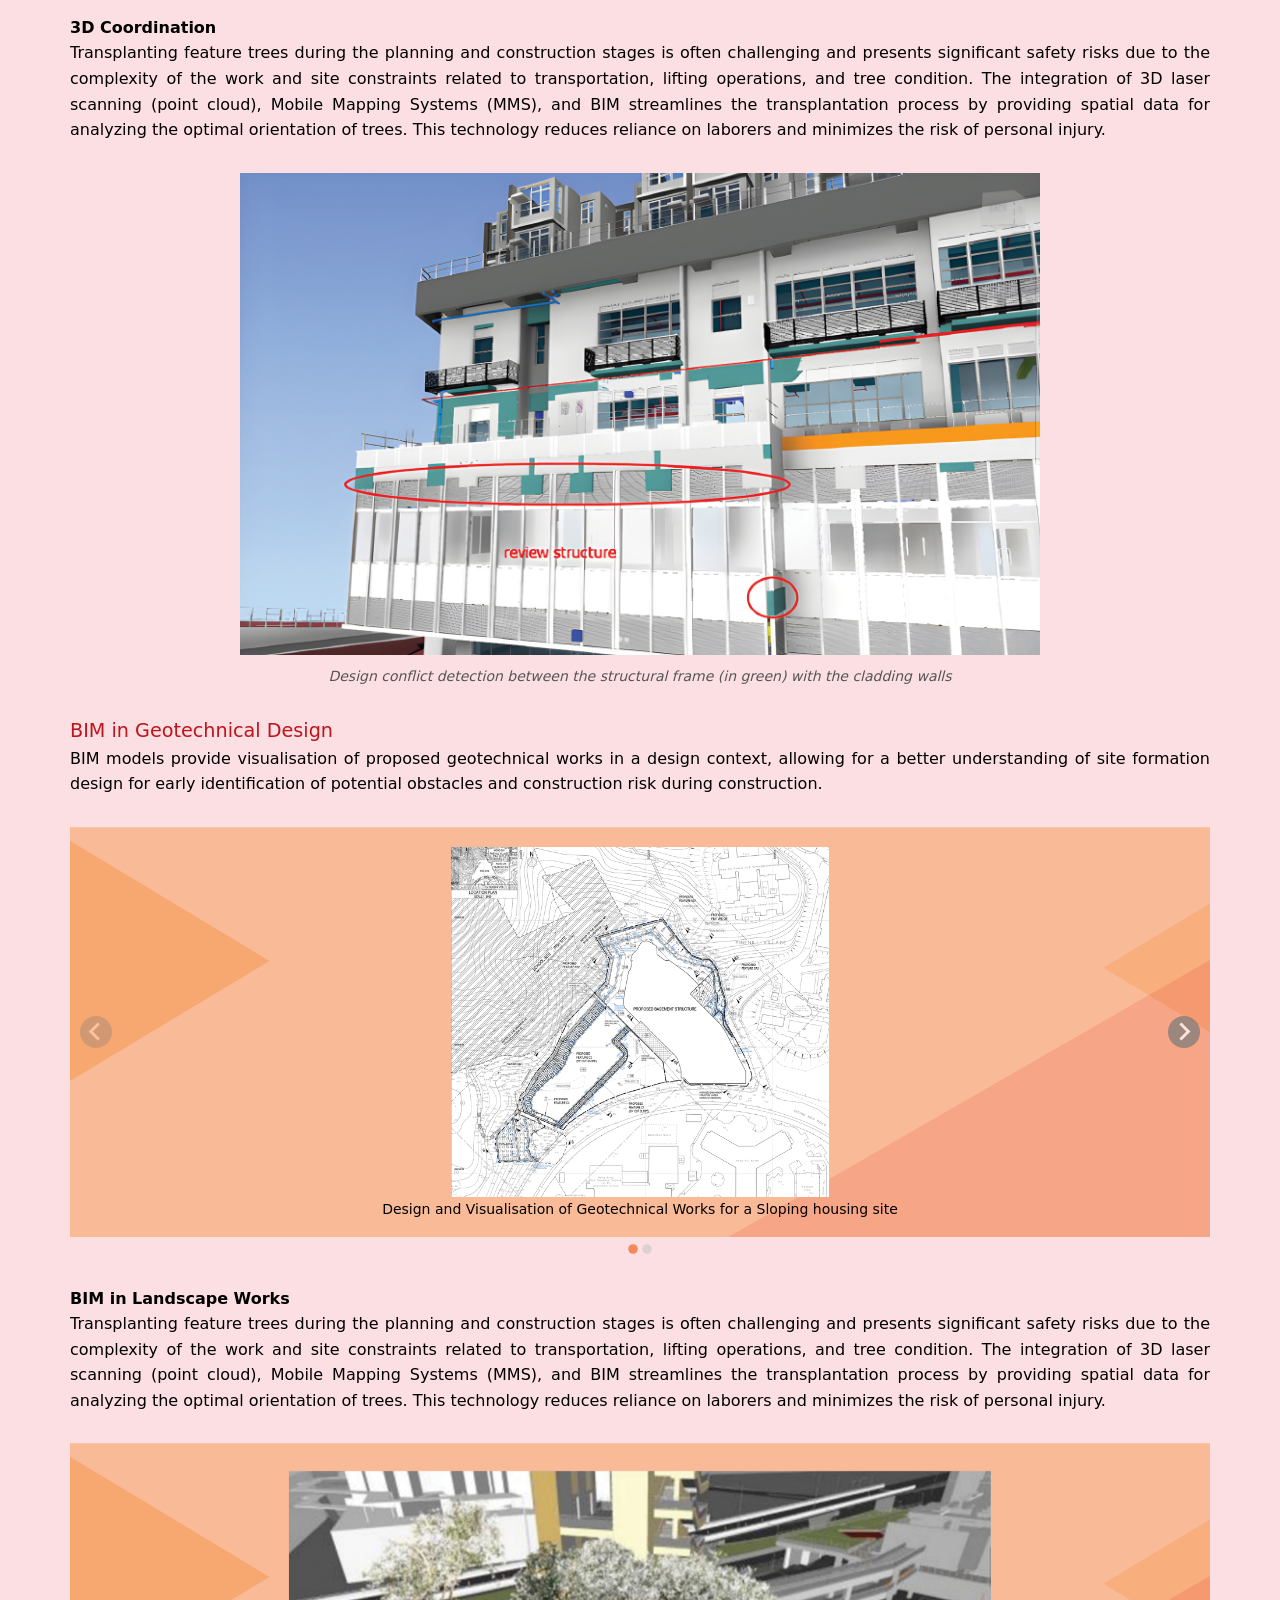
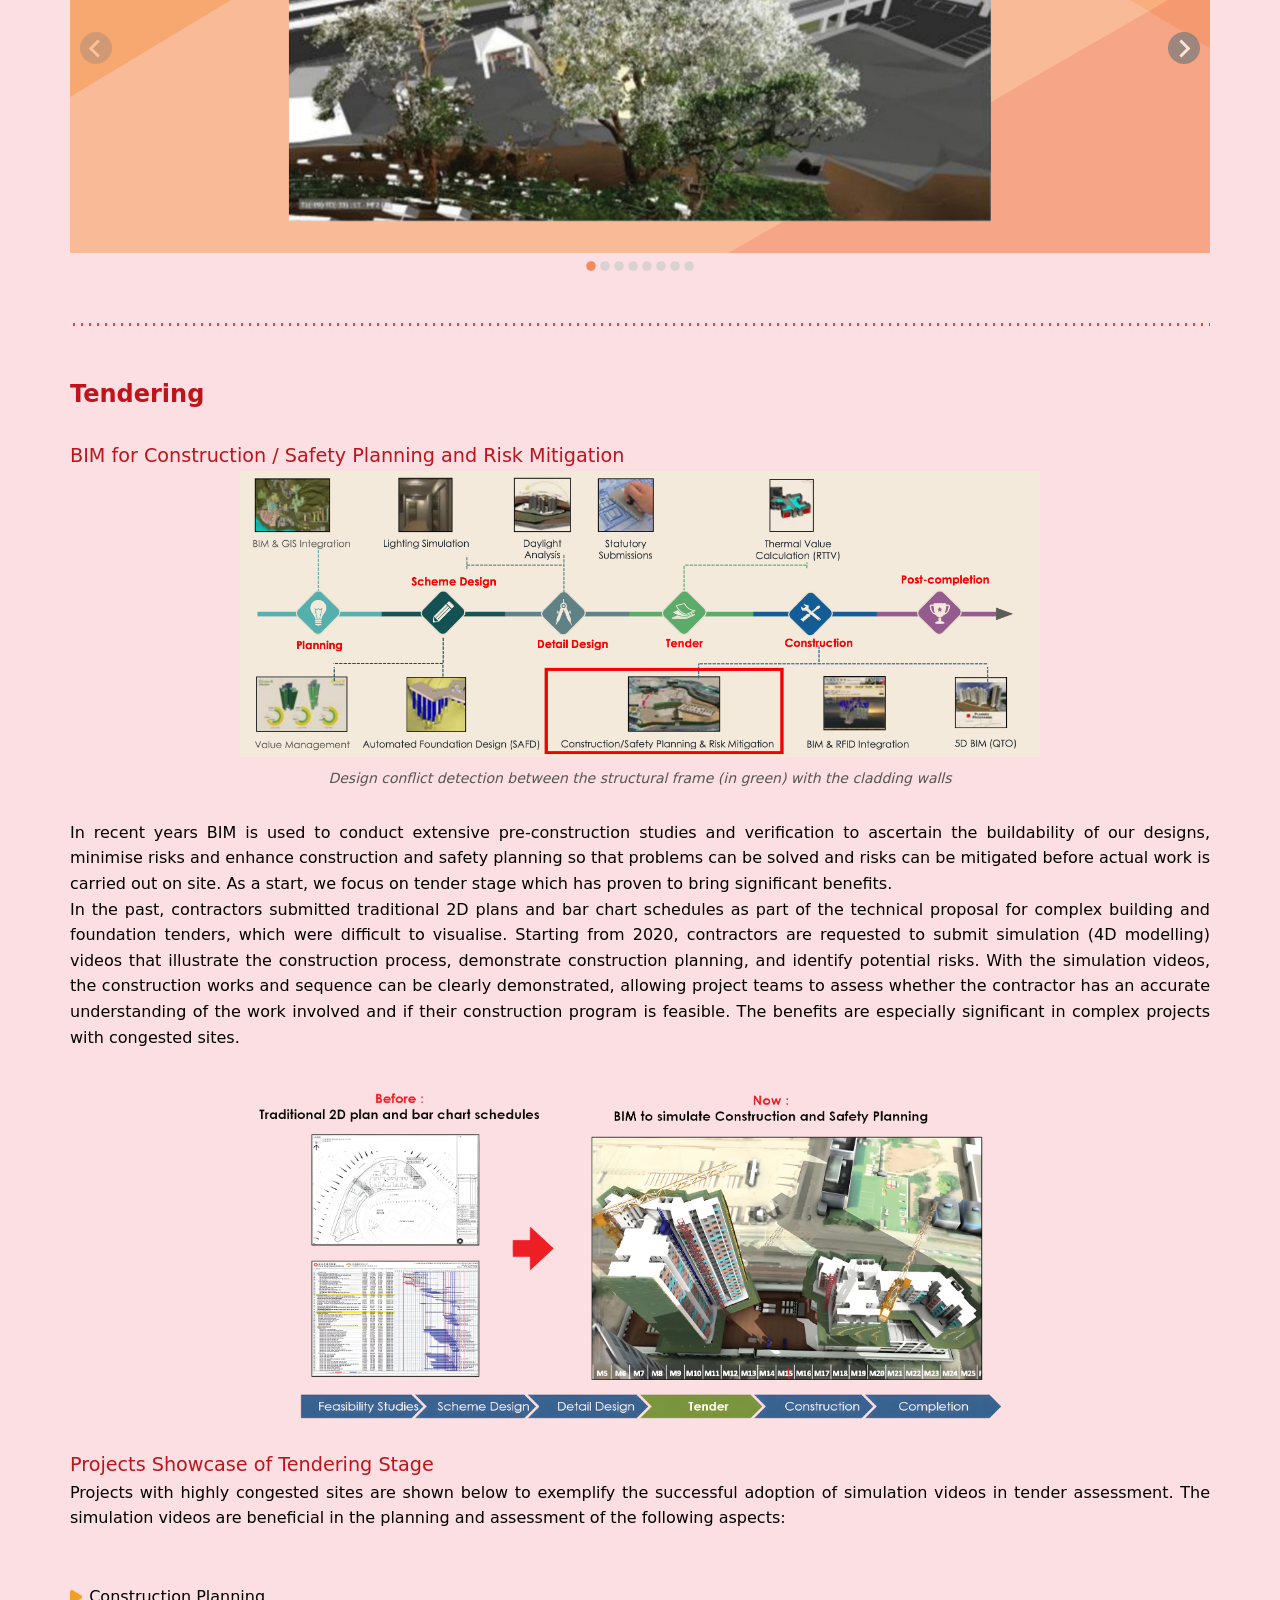
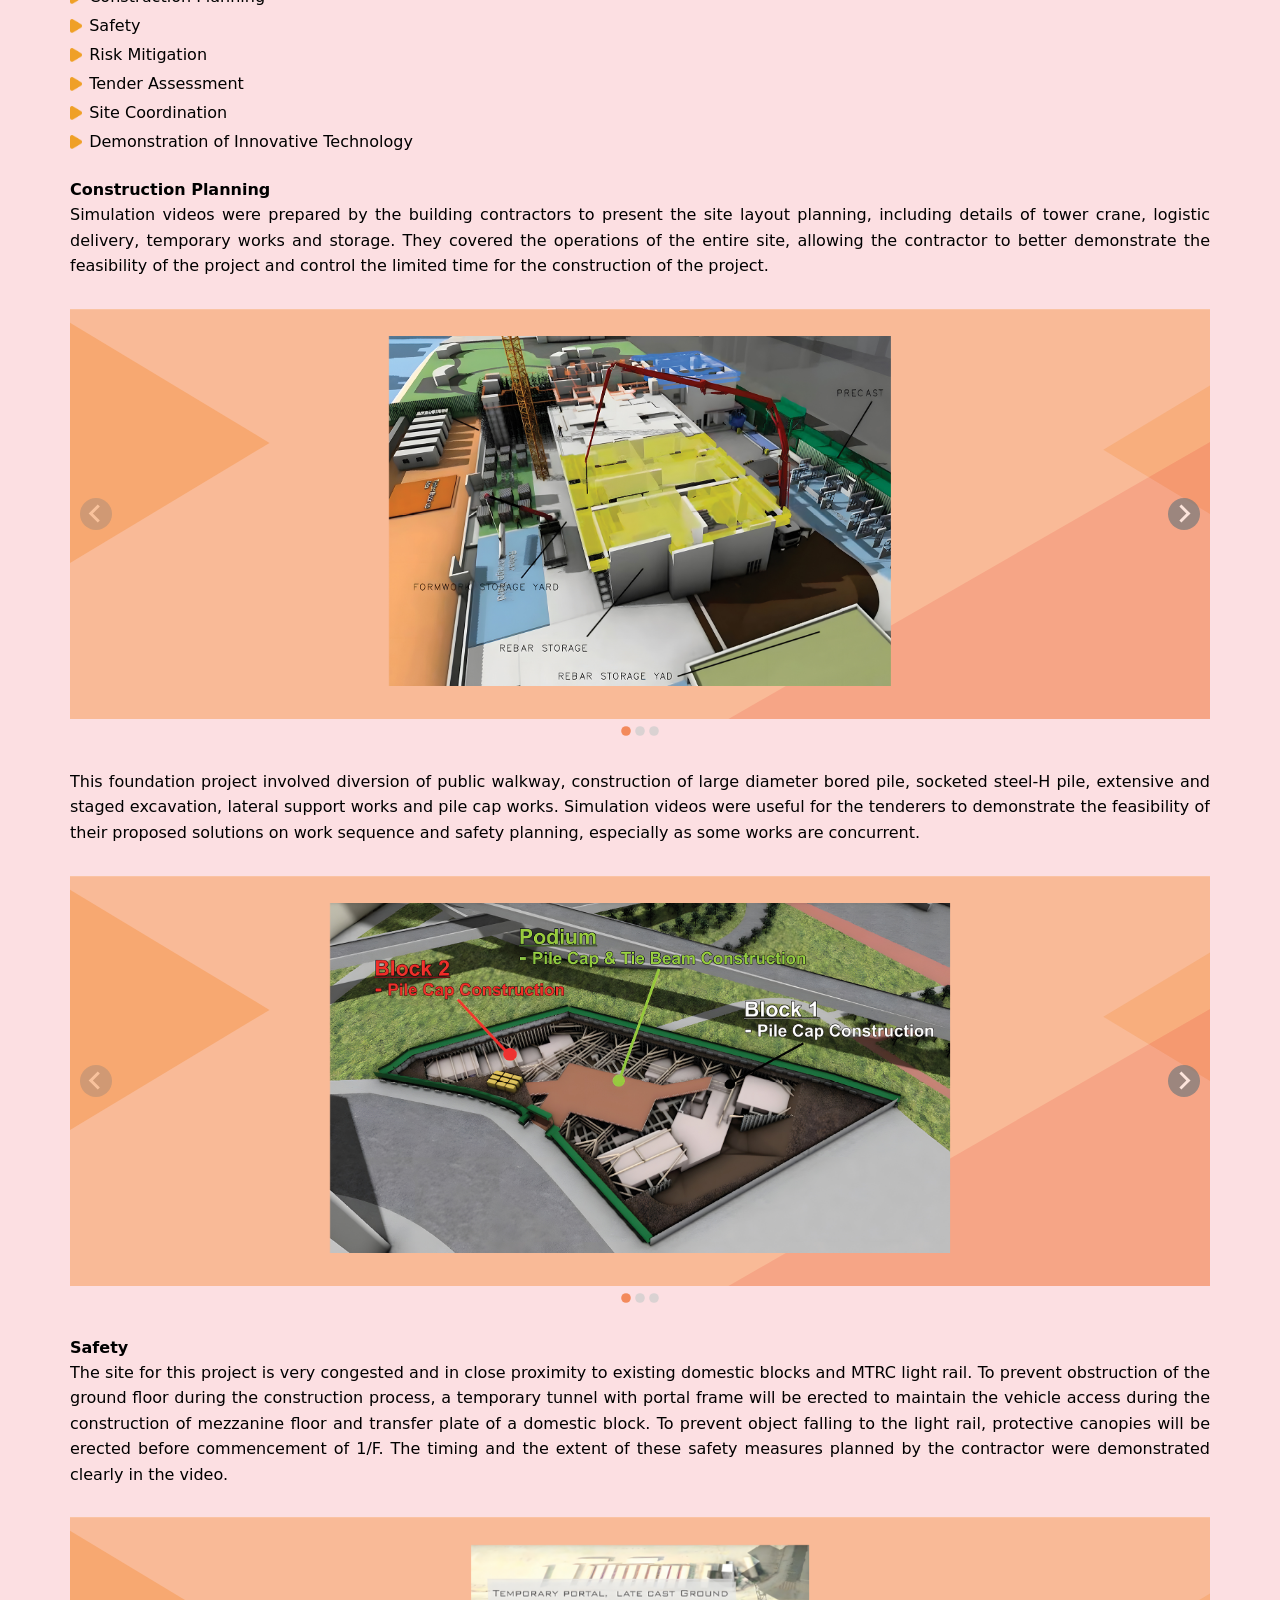
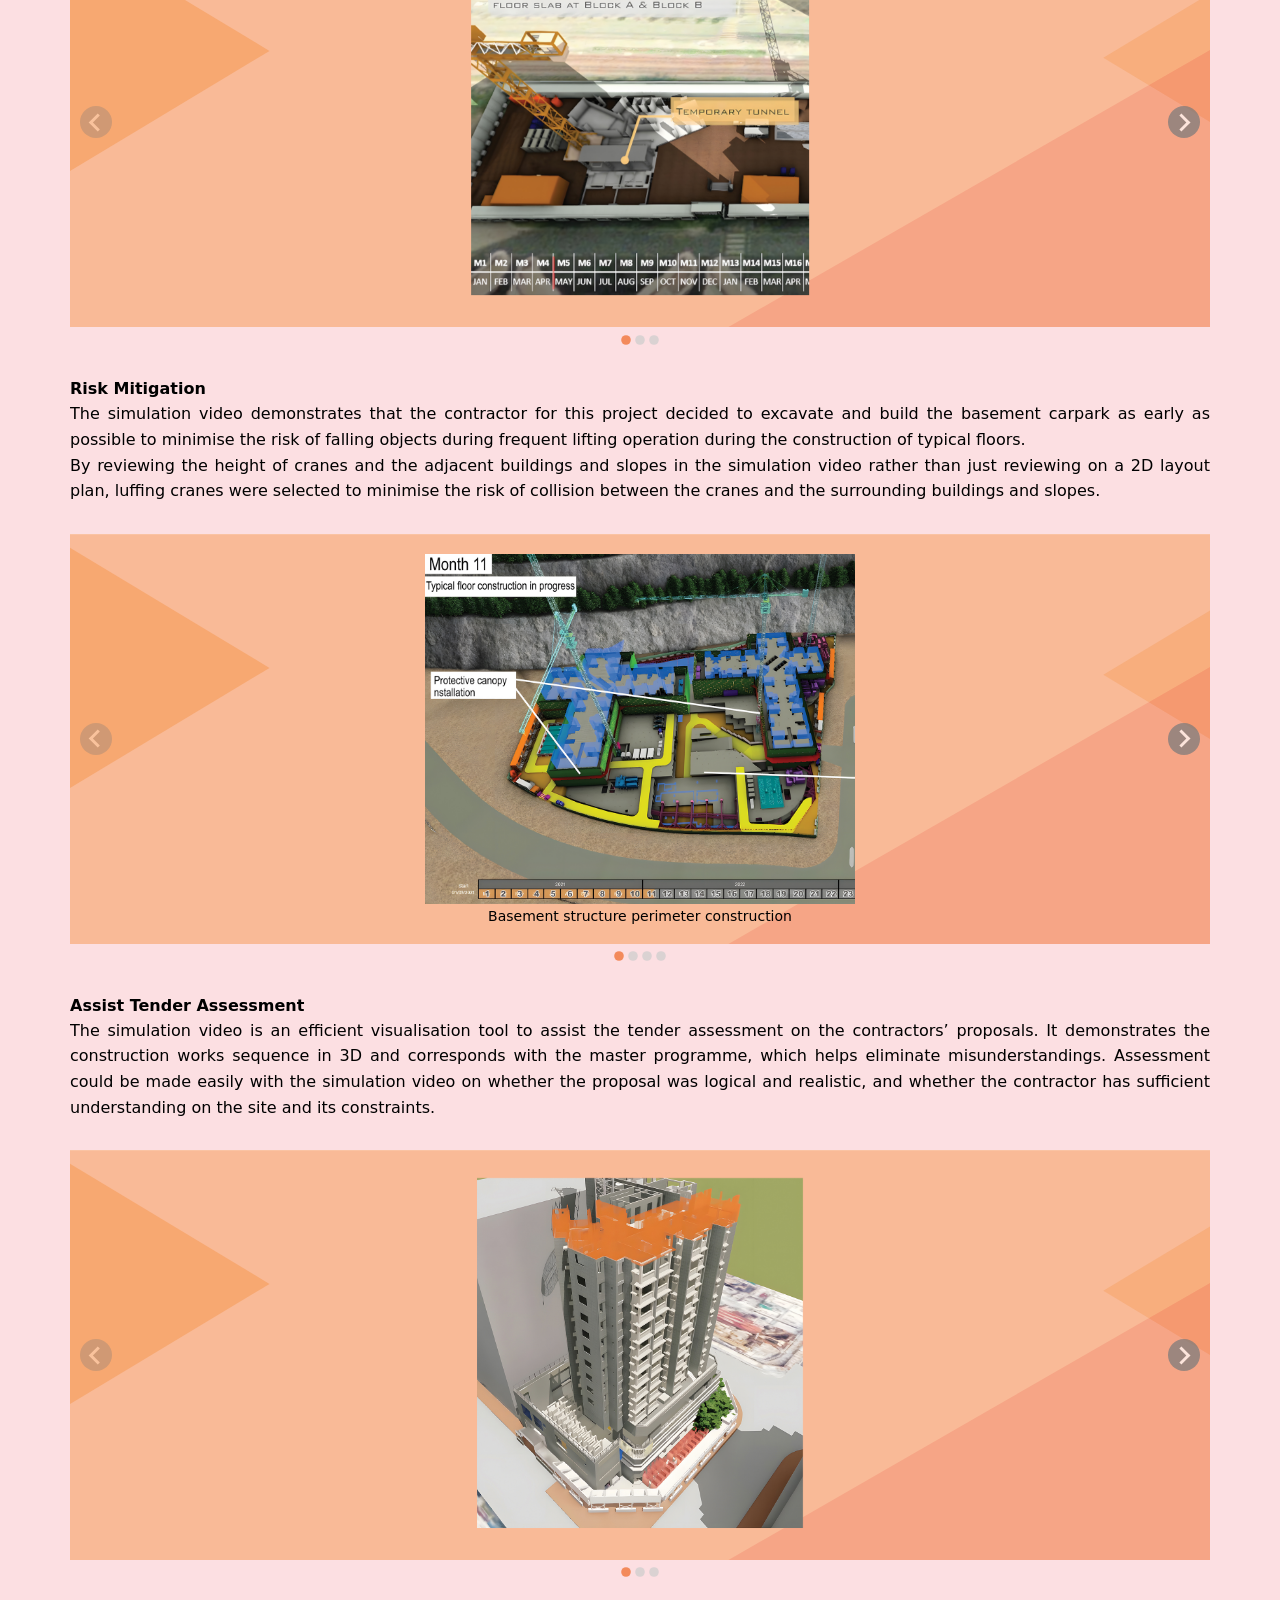
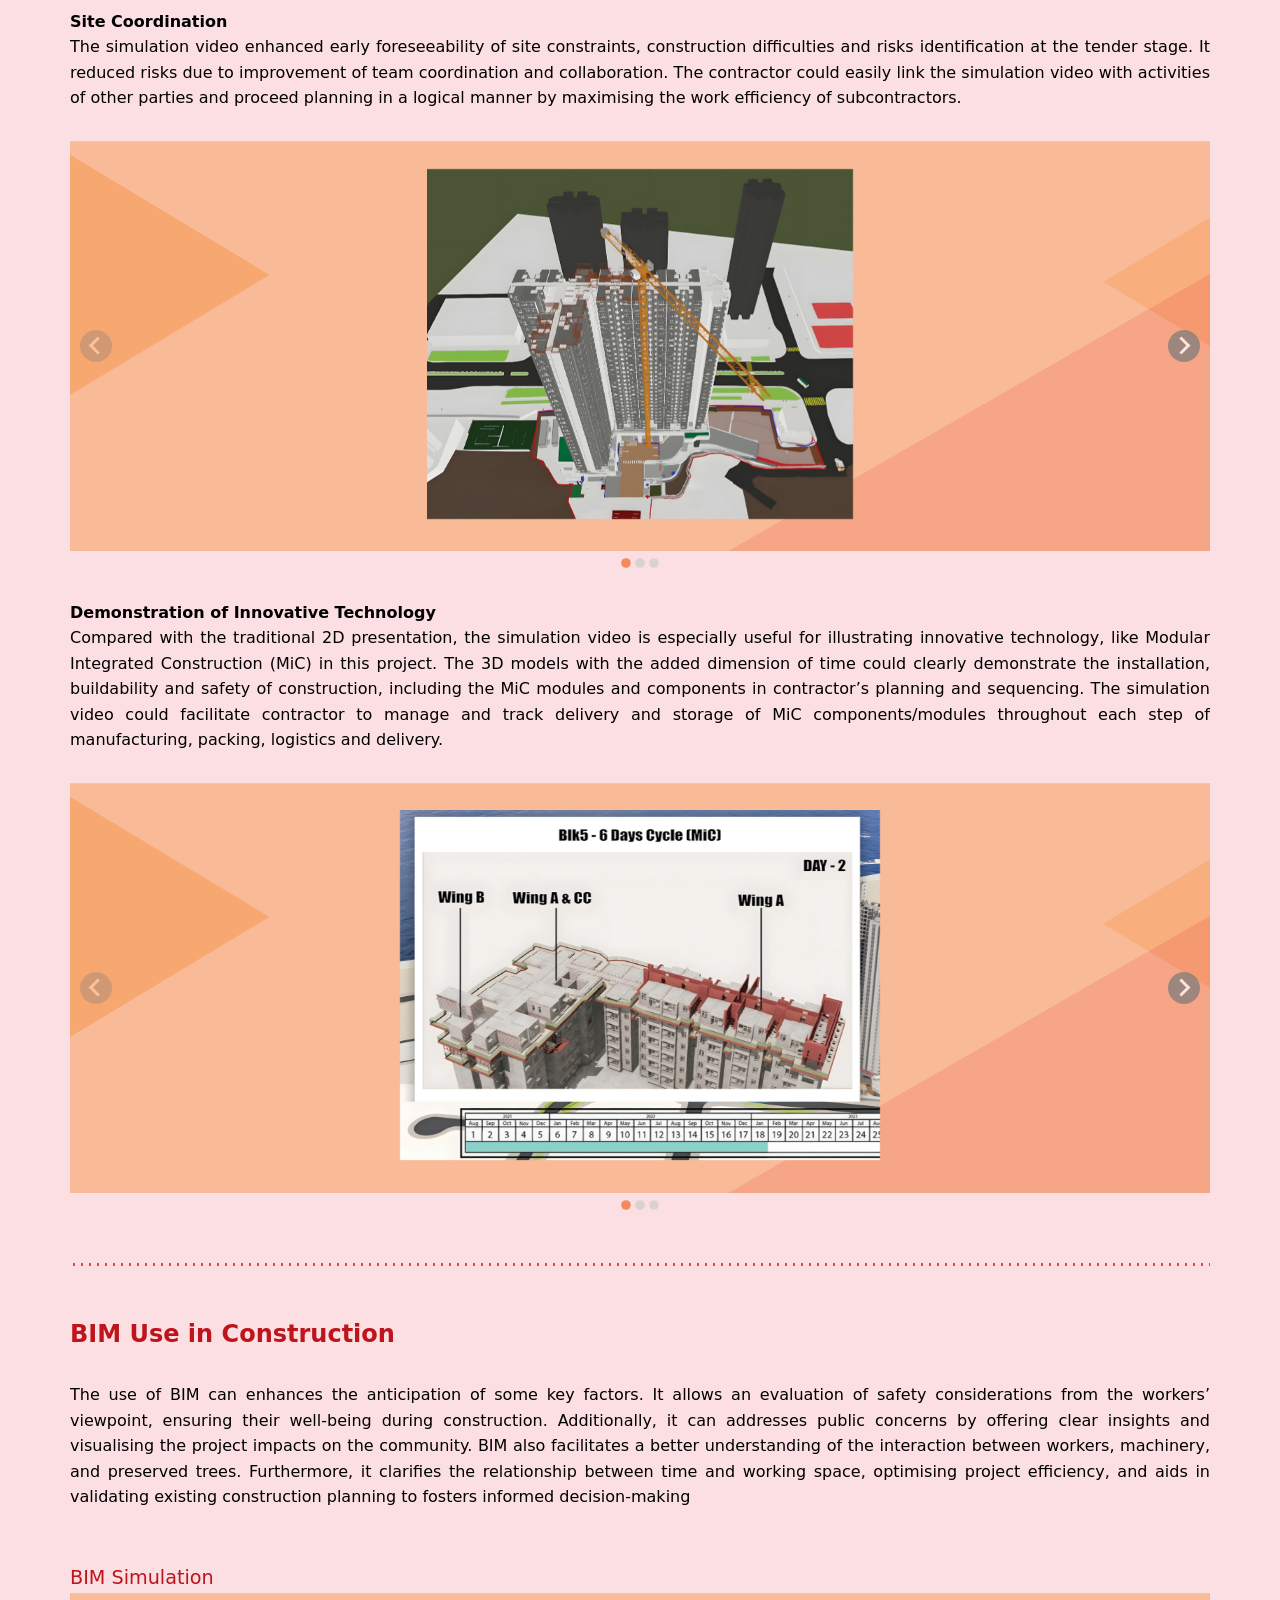
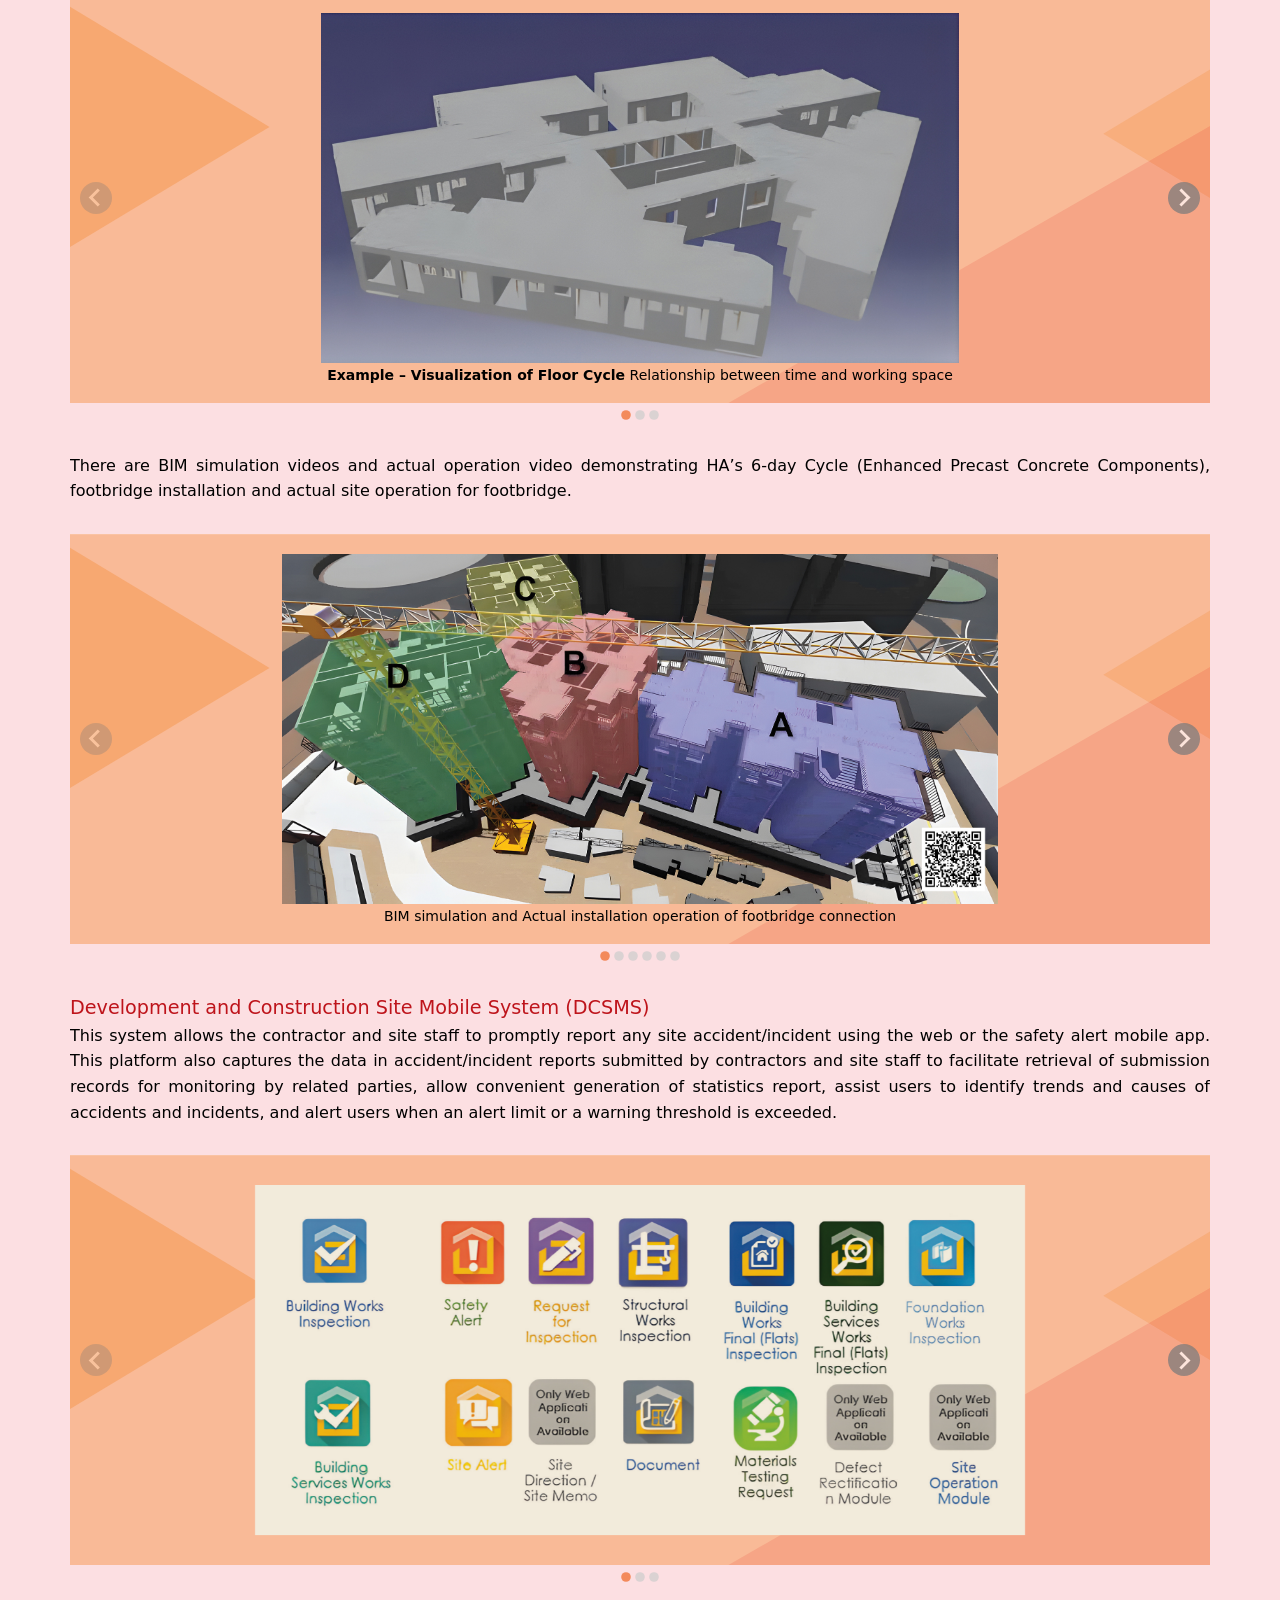
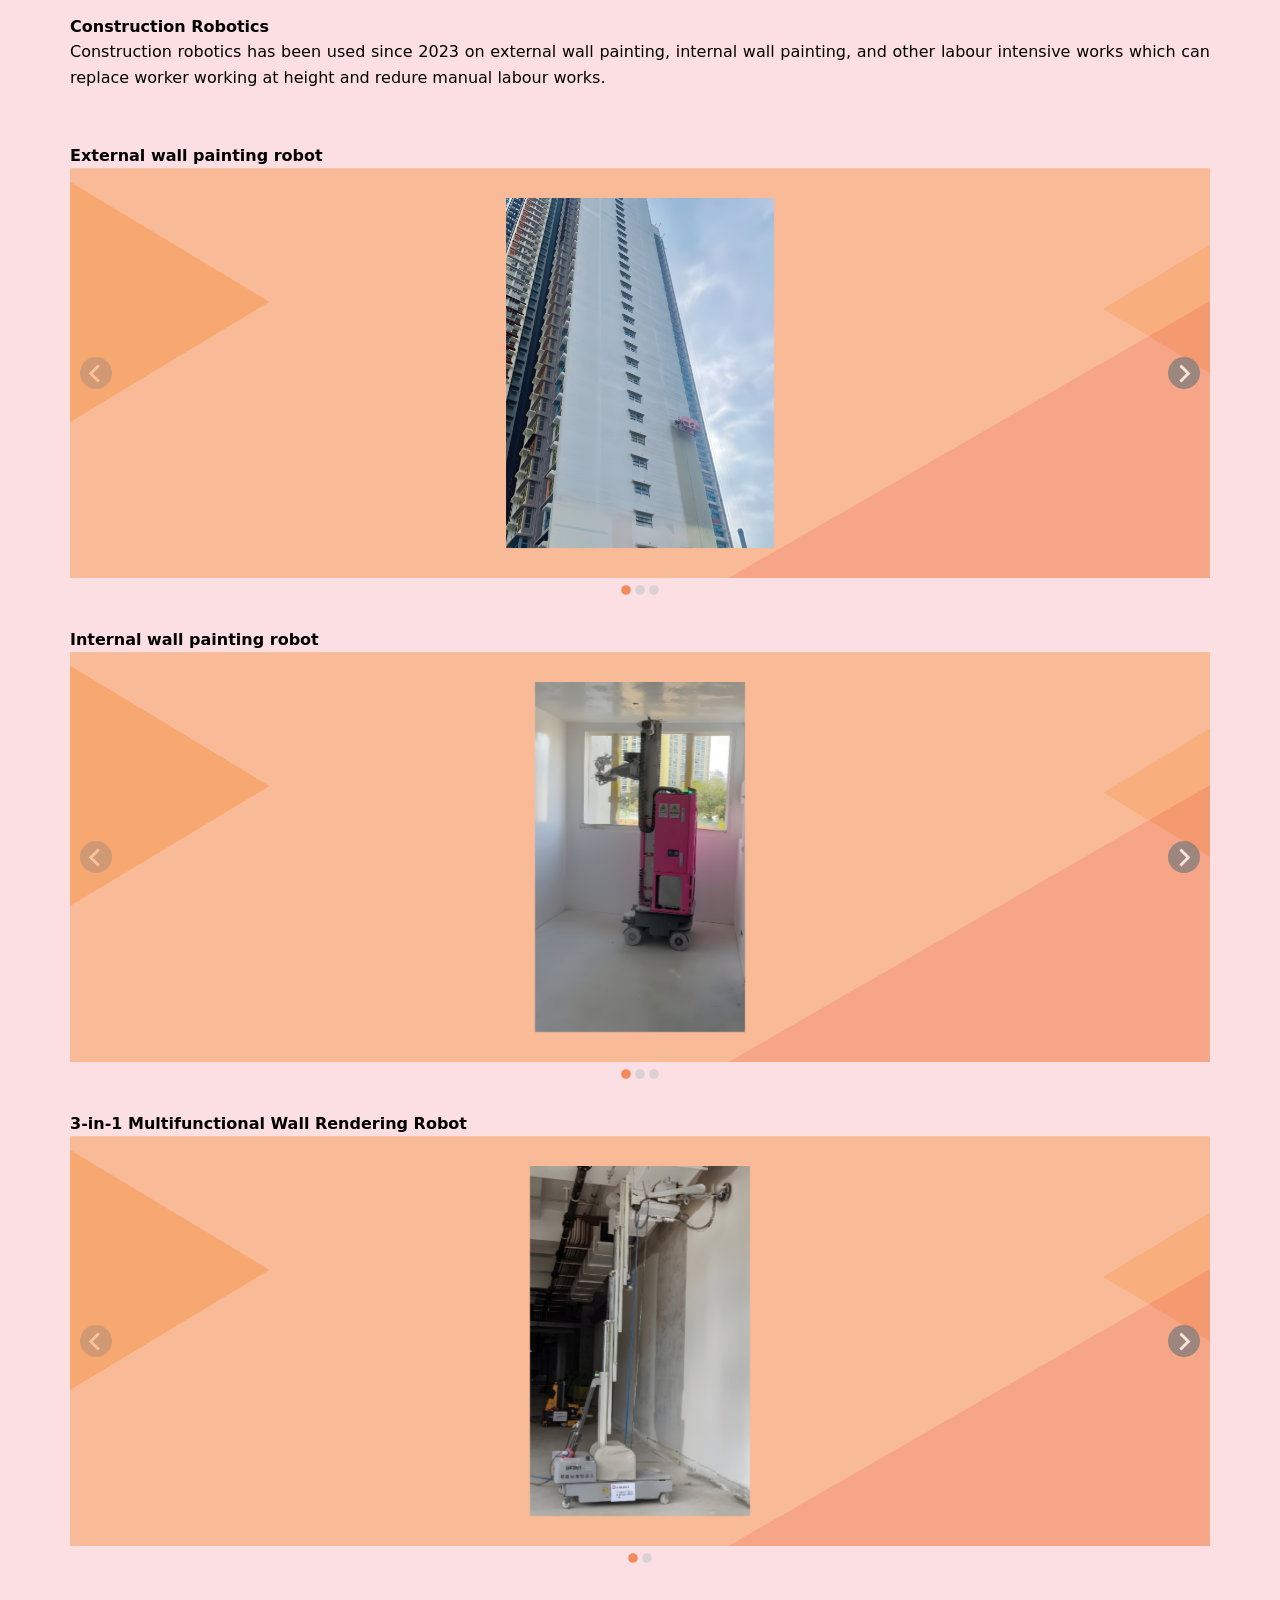
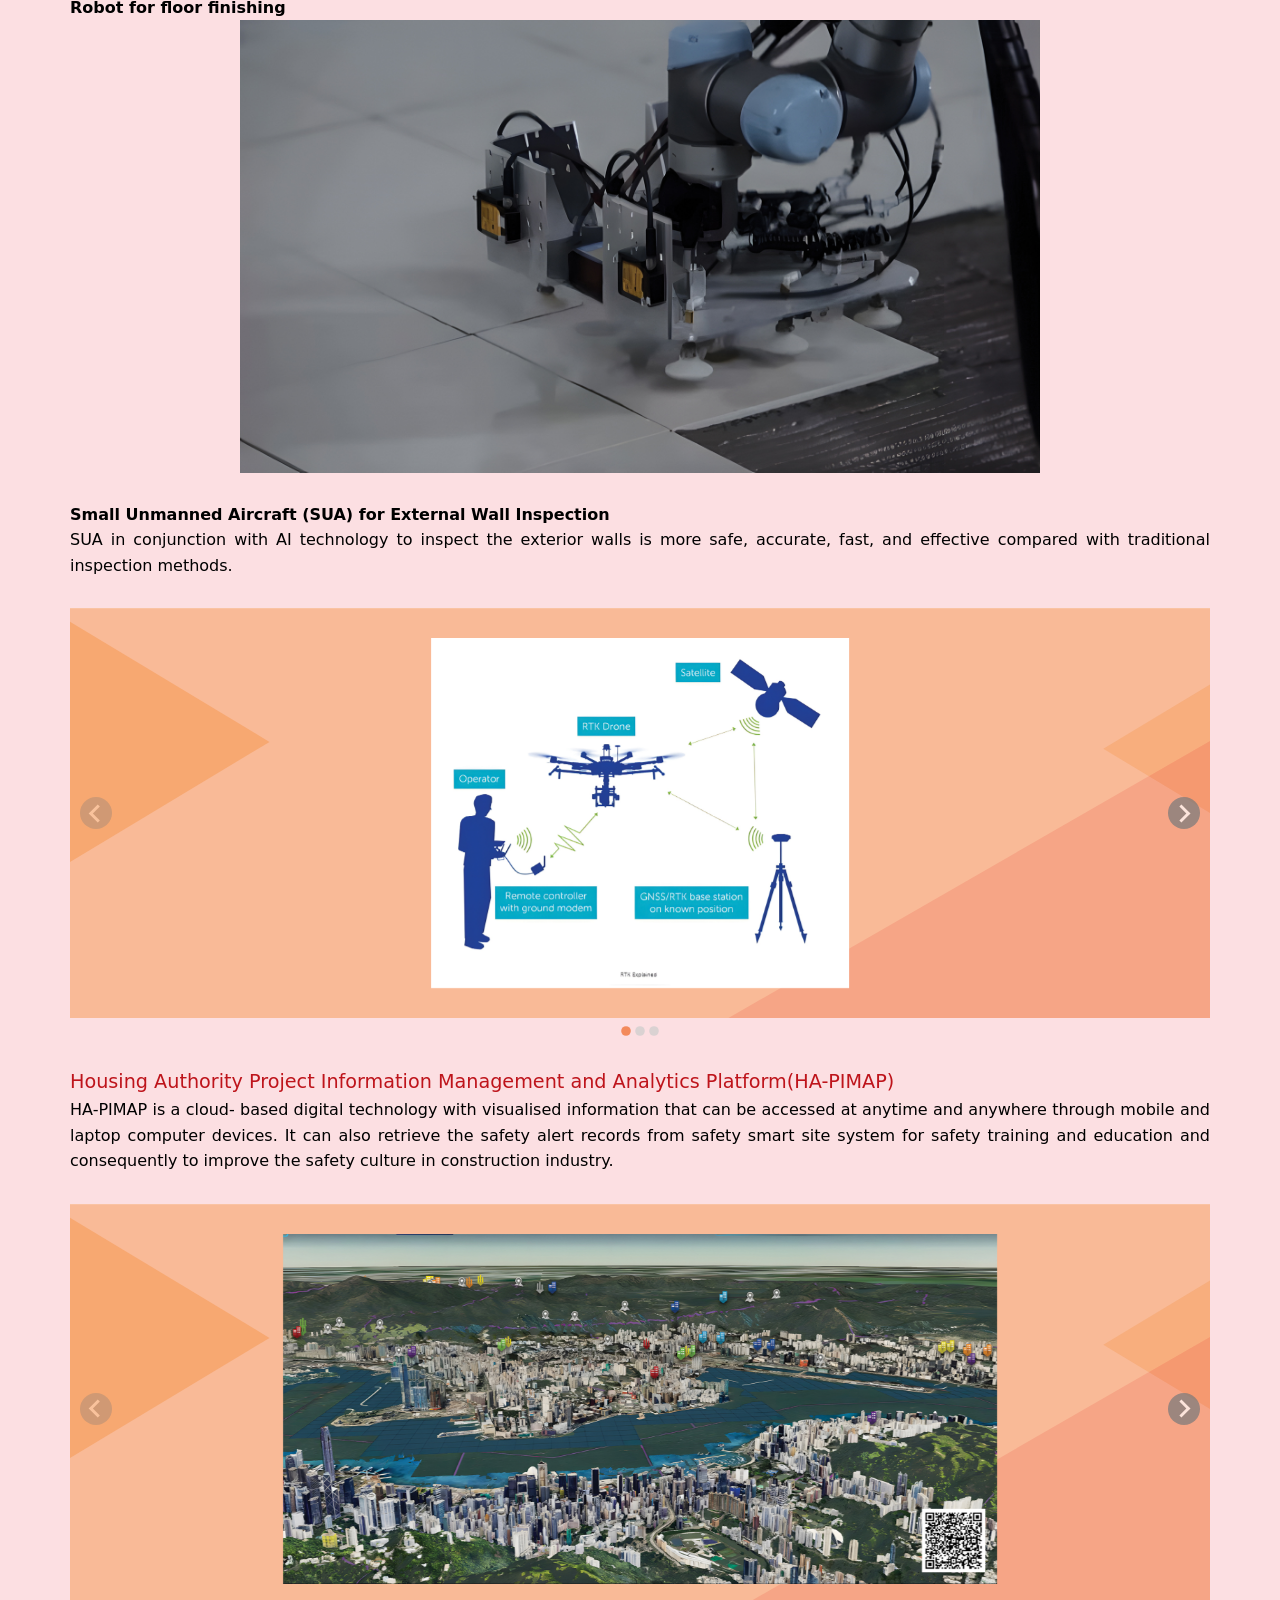
<file: en/bim.html>
<!DOCTYPE html>
<html lang="en">

<head>
  <meta charset="UTF-8">
  <meta name="viewport" content="width=device-width, initial-scale=1.0">
  <title>HA project</title>
  <link href="https://cdn.jsdelivr.net/npm/@splidejs/splide@4.1.4/dist/css/splide.min.css" rel="stylesheet">
  <script src="../assets/js/lib/tailwindcss.js"></script>
  <link rel="stylesheet" href="../assets/css/main.css">
  <link rel="stylesheet" href="../assets/css/modal.css">
  <link rel="stylesheet" href="../assets/css/slider.css">
  <link rel="stylesheet" href="../assets/css/single_page.css">
  <style>
    .masc{
      max-height: 100px;
      position: relative;
      left: -9px;
      @media screen and (min-width: 821px) {
        left: unset;
        max-height: 140px;
      }
    }
  </style>
</head>

<body class="process-template introduction">
  <span class="background square"></span>
  <div class="content-container min-h-screen">
    <div class="single-page-header">
      <div class="page-title-wrapper">
        <div class="page-title-inner">
          <img src="/assets/images/bim_title.svg" class="masc">
        </div>
      </div>
    </div>
    <div class="page-template one">
      <div class="page-template-content-inner">
        <h2>Application of BIM and Innovative Technology</h2>
        <p>Building Information Modelling (BIM) technology allows professionals in the construction industry to carry
          out planning, design and construction works in a virtual environment, which helps to reduce risks, avoid
          changes and render clarity in project delivery. BIM has been applied and other innovative technologies to
          enhance safety in public housing development by enabling detailed visualisation and simulation of building
          processes, allowing for better planning, risk assessment, and coordination among stakeholders to identify and
          mitigate potential hazards before they occur. We have proactively applied these innovative technologies
          through the project life cycle from planning, design and construction in our projects. </p>
        <br>
        <div class="cs-bullet no-m">
          <div>BIM and other innovative technologies provides a platform for the safety management to:</div>
          <div class="ml-5">Examine the project design</div>
          <div class="ml-5">Examine construction programme</div>
          <div class="ml-5">Examine working space</div>
          <div class="ml-5">Examine the relationship between design, program and space</div>
          <div class="ml-5">Conduct safety training instead of real life mock-up</div>
        </div>
        <br>
        <div class="cs-bullet no-m">
          <div>BIM and other innovative technologies could eventually: </div>
          <div class="ml-5">Reduce construction risk</div>
          <div class="ml-5">Reduce construction accidents </div>
          <div class="ml-5">Reduce construction time</div>
          <div class="ml-5">Reduce construction cost</div>
        </div>
        <div class="dot-divider"></div>
        <h2>Preliminary Design</h2>
        <b>Geographic Information Systems (GIS)</b>
        <p>HA also integrates the usage of BIM and GIS to provide a virtual platform for project teams to have a
          comprehensive review on the relationship between proposed development and the neighbouring environment. The
          integrated models can be used to conduct virtual site analysis, identifying potential safety hazards and risks
          associated with the site’s geography, topography, and existing structures. BIM-based simulations can help
          evaluate the impact of natural disasters, such as flooding, on the proposed site, enabling appropriate
          decisions to be made during the planning and design process.
        </p>
        <div class="single-img-section">
          <img src="/assets/images/bim/image_1.jpg" loading="lazy" />
          <p>Integration of BIM and GIS models for flooding simulations</p>
        </div>
        <div class="dot-divider"></div>
        <h2>Detailed Design</h2>
        <h3>Generative Design</h3>
        <p>Generative Design is a progressive design process that uses computational techniques and artificial
          intelligence to automate the generation of feasible design options based on specific goals and parameters,
          which can enhance the analysis and decision-making process. This methodology is applied in the HA-developed
          “BIM-enabled Systematic Approach to Foundation Design” (BIM-SAFD).</p>
        <br>
        <b>Foundation design (BIM-SAFD)</b>
        <p>BIM-SAFD is an innovative foundation design approach that provides a comprehensive automatic generation
          solution for foundation design. It enables visualisation of the spatial arrangement of pilings and
          drill-holes, which can help improve the construction safety by identifying hazards before they become
          problems, and avoid physical risks by visualising and planning site logistics ahead of time.
        </p>

        <div class="single-img-section">
          <img src="/assets/images/bim/image_2.jpg" loading="lazy" />
          <p>Construction sequence, resource and temporary works design</p>
        </div>
        <div class="slider-wrapper">
          <div class="splide" aria-label="Splide with Captions" id="slider-1">
            <div class="splide__track">
              <ul class="splide__list">
                <li class="splide__slide">
                  <div class="splide__slide__container">
                    <img src="/assets/images/bim/image_3.jpg" loading="lazy">
                    <span class="caption">Interaction between workers, machineries and preserved trees</span>
                  </div>
                </li>
                <li class="splide__slide">
                  <div class="splide__slide__container">
                    <img src="/assets/images/bim/image_4.jpg" loading="lazy">
                    <span class="caption">Interaction between workers, machineries and preserved trees</span>
                  </div>
                </li>
                <li class="splide__slide">
                  <div class="splide__slide__container">
                    <img src="/assets/images/bim/image_5.jpg" loading="lazy">
                    <span class="caption">Interaction between workers, machineries and preserved trees</span>
                  </div>
                </li>
                <li class="splide__slide">
                  <div class="splide__slide__container">
                    <img src="/assets/images/bim/image_6.jpg" loading="lazy">
                    <span class="caption">Interaction between workers, machineries and preserved trees</span>
                  </div>
                </li>
                <li class="splide__slide">
                  <div class="splide__slide__container">
                    <img src="/assets/images/bim/image_7.jpg" loading="lazy">
                    <span class="caption">Interaction between workers, machineries and preserved trees</span>
                  </div>
                </li>
              </ul>
            </div>
          </div>
        </div>
        <b>3D Coordination</b>
        <p>Transplanting feature trees during the planning and construction stages is often challenging and presents
          significant safety risks due to the complexity of the work and site constraints related to transportation,
          lifting operations, and tree condition. The integration of 3D laser scanning (point cloud), Mobile Mapping
          Systems (MMS), and BIM streamlines the transplantation process by providing spatial data for analyzing the
          optimal orientation of trees. This technology reduces reliance on laborers and minimizes the risk of personal
          injury. </p>
        <div class="single-img-section">
          <img src="/assets/images/bim/image_16.jpg" loading="lazy" />
          <p>Design conflict detection between the structural frame (in green) with the cladding walls</p>
        </div>

        <h3>BIM in Geotechnical Design</h3>
        <p>BIM models provide visualisation of proposed geotechnical works in a design context, allowing for a better
          understanding of site formation design for early identification of potential obstacles and construction risk
          during construction.</p>

        <div class="slider-wrapper">
          <div class="splide" aria-label="Splide with Captions" id="slider-2">
            <div class="splide__track">
              <ul class="splide__list">
                <li class="splide__slide">
                  <div class="splide__slide__container">
                    <img src="/assets/images/bim/image_17.png" loading="lazy">
                    <span class="caption">Design and Visualisation of Geotechnical Works for a Sloping housing
                      site</span>
                  </div>
                </li>
                <li class="splide__slide">
                  <div class="splide__slide__container">
                    <img src="/assets/images/bim/image_18.jpg" loading="lazy">
                    <span class="caption">Design and Visualisation of Geotechnical Works for a Sloping housing
                      site</span>
                  </div>
                </li>
              </ul>
            </div>
          </div>
        </div>
        <b>BIM in Landscape Works</b>
        <p>Transplanting feature trees during the planning and construction stages is often challenging and presents
          significant safety risks due to the complexity of the work and site constraints related to transportation,
          lifting operations, and tree condition. The integration of 3D laser scanning (point cloud), Mobile Mapping
          Systems (MMS), and BIM streamlines the transplantation process by providing spatial data for analyzing the
          optimal orientation of trees. This technology reduces reliance on laborers and minimizes the risk of personal
          injury.
        </p>

        <div class="slider-wrapper">
          <div class="splide" aria-label="Splide with Captions" id="slider-3">
            <div class="splide__track">
              <ul class="splide__list">
                <li class="splide__slide">
                  <div class="splide__slide__container">
                    <img src="/assets/images/bim/image_8.jpg" loading="lazy">
                    <span class="caption"></span>
                  </div>
                </li>
                <li class="splide__slide">
                  <div class="splide__slide__container">
                    <img src="/assets/images/bim/image_9.jpg" loading="lazy">
                    <span class="caption"></span>
                  </div>
                </li>
                <li class="splide__slide">
                  <div class="splide__slide__container">
                    <img src="/assets/images/bim/image_10.jpg" loading="lazy">
                    <span class="caption"></span>
                  </div>
                </li>
                <li class="splide__slide">
                  <div class="splide__slide__container">
                    <img src="/assets/images/bim/image_11.jpg" loading="lazy">
                    <span class="caption"></span>
                  </div>
                </li>
                <li class="splide__slide">
                  <div class="splide__slide__container">
                    <img src="/assets/images/bim/image_12.jpg" loading="lazy">
                    <span class="caption">3D Spatial Data</span>
                  </div>
                </li>
                <li class="splide__slide">
                  <div class="splide__slide__container">
                    <img src="/assets/images/bim/image_13.jpg" loading="lazy">
                    <span class="caption">Lifting Operation</span>
                  </div>
                </li>
                <li class="splide__slide">
                  <div class="splide__slide__container">
                    <img src="/assets/images/bim/image_14.jpg" loading="lazy">
                    <span class="caption">Lifting Operation</span>
                  </div>
                </li>
                <li class="splide__slide">
                  <div class="splide__slide__container">
                    <img src="/assets/images/bim/image_15.jpg" loading="lazy">
                    <span class="caption">Completion of Tree Transplantation</span>
                  </div>
                </li>
              </ul>
            </div>
          </div>
        </div>
        <div class="dot-divider"></div>
        <h2>Tendering</h2>
        <h3>BIM for Construction / Safety Planning and Risk Mitigation</h3>
        <div class="single-img-section">
          <img src="/assets/images/bim/image_19.png" loading="lazy" />
          <p>Design conflict detection between the structural frame (in green) with the cladding walls</p>
        </div>
        <p>In recent years BIM is used to conduct extensive pre-construction studies and verification to ascertain the
          buildability of our designs, minimise risks and enhance construction and safety planning so that problems can
          be solved and risks can be mitigated before actual work is carried out on site. As a start, we focus on tender
          stage which has proven to bring significant benefits.
          <br>
          In the past, contractors submitted traditional 2D plans and bar chart schedules as part of the technical
          proposal for complex building and foundation tenders, which were difficult to visualise. Starting from 2020,
          contractors are requested to submit simulation (4D modelling) videos that illustrate the construction process,
          demonstrate construction planning, and identify potential risks. With the simulation videos, the construction
          works and sequence can be clearly demonstrated, allowing project teams to assess whether the contractor has an
          accurate understanding of the work involved and if their construction program is feasible. The benefits are
          especially significant in complex projects with congested sites.
        </p>
        <div class="single-img-section">
          <img src="/assets/images/bim/image_23.png" loading="lazy" />
        </div>
        <h3>Projects Showcase of Tendering Stage </h3>
        <p>Projects with highly congested sites are shown below to exemplify the successful adoption of simulation
          videos in tender assessment. The simulation videos are beneficial in the planning and assessment of the
          following aspects: </p>
        <br>
        <div class="cs-bullet no-m">
          <div>Construction Planning</div>
          <div>Safety</div>
          <div>Risk Mitigation</div>
          <div>Tender Assessment</div>
          <div>Site Coordination</div>
          <div>Demonstration of Innovative Technology</div>
        </div>
        <br>
        <b>Construction Planning</b>
        <p>Simulation videos were prepared by the building contractors to present the site layout planning, including
          details of tower crane, logistic delivery, temporary works and storage. They covered the operations of the
          entire site, allowing the contractor to better demonstrate the feasibility of the project and control the
          limited time for the construction of the project.
        </p>

        <div class="slider-wrapper">
          <div class="splide" aria-label="Splide with Captions" id="slider-4">
            <div class="splide__track">
              <ul class="splide__list">
                <li class="splide__slide">
                  <div class="splide__slide__container">
                    <img src="/assets/images/bim/image_20.jpg" loading="lazy">
                    <span class="caption"></span>
                  </div>
                </li>
                <li class="splide__slide">
                  <div class="splide__slide__container">
                    <img src="/assets/images/bim/image_21.jpg" loading="lazy">
                    <span class="caption"></span>
                  </div>
                </li>
                <li class="splide__slide">
                  <div class="splide__slide__container">
                    <img src="/assets/images/bim/image_22.jpg" loading="lazy">
                    <span class="caption"></span>
                  </div>
                </li>
              </ul>
            </div>
          </div>
        </div>
        <p>This foundation project involved diversion of public walkway, construction of large diameter bored pile,
          socketed steel-H pile, extensive and staged excavation, lateral support works and pile cap works. Simulation
          videos were useful for the tenderers to demonstrate the feasibility of their proposed solutions on work
          sequence and safety planning, especially as some works are concurrent.
        </p>

        <div class="slider-wrapper">
          <div class="splide" aria-label="Splide with Captions" id="slider-5">
            <div class="splide__track">
              <ul class="splide__list">
                <li class="splide__slide">
                  <div class="splide__slide__container">
                    <img src="/assets/images/bim/image_24.jpg" loading="lazy">
                    <span class="caption"></span>
                  </div>
                </li>
                <li class="splide__slide">
                  <div class="splide__slide__container">
                    <img src="/assets/images/bim/image_25.jpg" loading="lazy">
                    <span class="caption"></span>
                  </div>
                </li>
                <li class="splide__slide">
                  <div class="splide__slide__container">
                    <img src="/assets/images/bim/image_26.jpg" loading="lazy">
                    <span class="caption"></span>
                  </div>
                </li>
              </ul>
            </div>
          </div>
        </div>
        <b>Safety</b>
        <p>The site for this project is very congested and in close proximity to existing domestic blocks and MTRC light
          rail. To prevent obstruction of the ground floor during the construction process, a temporary tunnel with
          portal frame will be erected to maintain the vehicle access during the construction of mezzanine floor and
          transfer plate of a domestic block. To prevent object falling to the light rail, protective canopies will be
          erected before commencement of 1/F. The timing and the extent of these safety measures planned by the
          contractor were demonstrated clearly in the video.
        </p>

        <div class="slider-wrapper">
          <div class="splide" aria-label="Splide with Captions" id="slider-6">
            <div class="splide__track">
              <ul class="splide__list">
                <li class="splide__slide">
                  <div class="splide__slide__container">
                    <img src="/assets/images/bim/image_27.jpg" loading="lazy">
                    <span class="caption"></span>
                  </div>
                </li>
                <li class="splide__slide">
                  <div class="splide__slide__container">
                    <img src="/assets/images/bim/image_28.jpg" loading="lazy">
                    <span class="caption"></span>
                  </div>
                </li>
                <li class="splide__slide">
                  <div class="splide__slide__container">
                    <img src="/assets/images/bim/image_29.jpg" loading="lazy">
                    <span class="caption"></span>
                  </div>
                </li>
              </ul>
            </div>
          </div>
        </div>
        <b>Risk Mitigation</b>
        <p>The simulation video demonstrates that the contractor for this project decided to excavate and build the
          basement carpark as early as possible to minimise the risk of falling objects during frequent lifting
          operation during the construction of typical floors.
          <br>
          By reviewing the height of cranes and the adjacent buildings and slopes in the simulation video rather than
          just reviewing on a 2D layout plan, luffing cranes were selected to minimise the risk of collision between the
          cranes and the surrounding buildings and slopes.
        </p>

        <div class="slider-wrapper">
          <div class="splide" aria-label="Splide with Captions" id="slider-7">
            <div class="splide__track">
              <ul class="splide__list">
                <li class="splide__slide">
                  <div class="splide__slide__container">
                    <img src="/assets/images/bim/image_30.jpg" loading="lazy">
                    <span class="caption">Basement structure perimeter construction</span>
                  </div>
                </li>
                <li class="splide__slide">
                  <div class="splide__slide__container">
                    <img src="/assets/images/bim/image_31.jpg" loading="lazy">
                    <span class="caption">Basement structure perimeter construction</span>
                  </div>
                </li>
                <li class="splide__slide">
                  <div class="splide__slide__container">
                    <img src="/assets/images/bim/image_32.jpg" loading="lazy">
                    <span class="caption">VPB/VPK installion</span>
                  </div>
                </li>
                <li class="splide__slide">
                  <div class="splide__slide__container">
                    <img src="/assets/images/bim/image_33.jpg" loading="lazy">
                    <span class="caption">Basement structure perimeter construction</span>
                  </div>
                </li>
              </ul>
            </div>
          </div>
        </div>
        <b>Assist Tender Assessment</b>
        <p>The simulation video is an efficient visualisation tool to assist the tender assessment on the contractors’
          proposals. It demonstrates the construction works sequence in 3D and corresponds with the master programme,
          which helps eliminate misunderstandings. Assessment could be made easily with the simulation video on whether
          the proposal was logical and realistic, and whether the contractor has sufficient understanding on the site
          and its constraints.
        </p>

        <div class="slider-wrapper">
          <div class="splide" aria-label="Splide with Captions" id="slider-8">
            <div class="splide__track">
              <ul class="splide__list">
                <li class="splide__slide">
                  <div class="splide__slide__container">
                    <img src="/assets/images/bim/image_34.jpg" loading="lazy">
                    <span class="caption"></span>
                  </div>
                </li>
                <li class="splide__slide">
                  <div class="splide__slide__container">
                    <img src="/assets/images/bim/image_35.jpg" loading="lazy">
                    <span class="caption"></span>
                  </div>
                </li>
                <li class="splide__slide">
                  <div class="splide__slide__container">
                    <img src="/assets/images/bim/image_36.jpg" loading="lazy">
                    <span class="caption"></span>
                  </div>
                </li>
              </ul>
            </div>
          </div>
        </div>
        <b>Site Coordination</b>
        <p>The simulation video enhanced early foreseeability of site constraints, construction difficulties and risks
          identification at the tender stage. It reduced risks due to improvement of team coordination and
          collaboration. The contractor could easily link the simulation video with activities of other parties and
          proceed planning in a logical manner by maximising the work efficiency of subcontractors.
        </p>

        <div class="slider-wrapper">
          <div class="splide" aria-label="Splide with Captions" id="slider-9">
            <div class="splide__track">
              <ul class="splide__list">
                <li class="splide__slide">
                  <div class="splide__slide__container">
                    <img src="/assets/images/bim/image_37.jpg" loading="lazy">
                    <span class="caption"></span>
                  </div>
                </li>
                <li class="splide__slide">
                  <div class="splide__slide__container">
                    <img src="/assets/images/bim/image_38.jpg" loading="lazy">
                    <span class="caption"></span>
                  </div>
                </li>
                <li class="splide__slide">
                  <div class="splide__slide__container">
                    <img src="/assets/images/bim/image_39.jpg" loading="lazy">
                    <span class="caption"></span>
                  </div>
                </li>
              </ul>
            </div>
          </div>
        </div>
        <b>Demonstration of Innovative Technology</b>
        <p>Compared with the traditional 2D presentation, the simulation video is especially useful for illustrating
          innovative technology, like Modular Integrated Construction (MiC) in this project. The 3D models with the
          added dimension of time could clearly demonstrate the installation, buildability and safety of construction,
          including the MiC modules and components in contractor’s planning and sequencing. The simulation video could
          facilitate contractor to manage and track delivery and storage of MiC components/modules throughout each step
          of manufacturing, packing, logistics and delivery.
        </p>

        <div class="slider-wrapper">
          <div class="splide" aria-label="Splide with Captions" id="slider-10">
            <div class="splide__track">
              <ul class="splide__list">
                <li class="splide__slide">
                  <div class="splide__slide__container">
                    <img src="/assets/images/bim/image_40.jpg" loading="lazy">
                    <span class="caption"></span>
                  </div>
                </li>
                <li class="splide__slide">
                  <div class="splide__slide__container">
                    <img src="/assets/images/bim/image_41.jpg" loading="lazy">
                    <span class="caption"></span>
                  </div>
                </li>
                <li class="splide__slide">
                  <div class="splide__slide__container">
                    <img src="/assets/images/bim/image_42.jpg" loading="lazy">
                    <span class="caption"></span>
                  </div>
                </li>
              </ul>
            </div>
          </div>
        </div>
        <div class="dot-divider"></div>
        <h2>BIM Use in Construction</h2>
        <p>The use of BIM can enhances the anticipation of some key factors. It allows an evaluation of safety
          considerations from the workers’ viewpoint, ensuring their well-being during construction. Additionally, it
          can addresses public concerns by offering clear insights and visualising the project impacts on the community.
          BIM also facilitates a better understanding of the interaction between workers, machinery, and preserved
          trees. Furthermore, it clarifies the relationship between time and working space, optimising project
          efficiency, and aids in validating existing construction planning to fosters informed decision-making</p>
        <br>
        <h3>BIM Simulation </h3>

        <div class="slider-wrapper">
          <div class="splide" aria-label="Splide with Captions" id="slider-11">
            <div class="splide__track">
              <ul class="splide__list">
                <li class="splide__slide">
                  <div class="splide__slide__container">
                    <img src="/assets/images/bim/image_43.jpg" loading="lazy">
                    <span class="caption"><b>Example – Visualization of Floor Cycle</b> Relationship between time and
                      working space</span>
                  </div>
                </li>
                <li class="splide__slide">
                  <div class="splide__slide__container">
                    <img src="/assets/images/bim/image_44.jpg" loading="lazy">
                    <span class="caption">
                      <b>Example – Validation of Floor Cycle</b> Relationship between time and working space
                    </span>
                  </div>
                </li>
                <li class="splide__slide">
                  <div class="splide__slide__container">
                    <img src="/assets/images/bim/image_45.jpg" loading="lazy">
                    <span class="caption">
                      <b>Example – Visualization of Non-typical process</b> Anticipated interaction between workers and
                      machineries
                    </span>
                  </div>
                </li>
              </ul>
            </div>
          </div>
        </div>
        <p>There are BIM simulation videos and actual operation video demonstrating HA’s 6-day Cycle (Enhanced Precast
          Concrete Components), footbridge installation and actual site operation for footbridge.</p>

        <div class="slider-wrapper">
          <div class="splide" aria-label="Splide with Captions" id="slider-12">
            <div class="splide__track">
              <ul class="splide__list">
                <li class="splide__slide">
                  <div class="splide__slide__container">
                    <img src="/assets/images/bim/image_46.jpg" loading="lazy">
                    <span class="caption">BIM simulation and Actual installation operation of footbridge
                      connection</span>
                  </div>
                </li>
                <li class="splide__slide">
                  <div class="splide__slide__container">
                    <img src="/assets/images/bim/image_47.jpg" loading="lazy">
                    <span class="caption">
                    </span>
                  </div>
                </li>
                <li class="splide__slide">
                  <div class="splide__slide__container">
                    <img src="/assets/images/bim/image_48.jpg" loading="lazy">
                    <span class="caption">
                    </span>
                  </div>
                </li>
                <li class="splide__slide">
                  <div class="splide__slide__container">
                    <img src="/assets/images/bim/image_49.jpg" loading="lazy">
                    <span class="caption">
                    </span>
                  </div>
                </li>
                <li class="splide__slide">
                  <div class="splide__slide__container">
                    <img src="/assets/images/bim/image_50.jpg" loading="lazy">
                    <span class="caption">Evaluation from the viewpoint of the workers
                    </span>
                  </div>
                </li>
                <li class="splide__slide">
                  <div class="splide__slide__container">
                    <img src="/assets/images/bim/image_51.jpg" loading="lazy">
                    <span class="caption">
                      <b>Example – Validation of Temporary Traffic Arrangement (TTA)</b>
                      Relationship between Program and Public concern
                    </span>
                  </div>
                </li>
              </ul>
            </div>
          </div>
        </div>
        <h3>Development and Construction Site Mobile System (DCSMS)</h3>
        <p>This system allows the contractor and site staff to promptly report any site accident/incident using the web
          or the safety alert mobile app. This platform also captures the data in accident/incident reports submitted by
          contractors and site staff to facilitate retrieval of submission records for monitoring by related parties,
          allow convenient generation of statistics report, assist users to identify trends and causes of accidents and
          incidents, and alert users when an alert limit or a warning threshold is exceeded.
        </p>

        <div class="slider-wrapper">
          <div class="splide" aria-label="Splide with Captions" id="slider-13">
            <div class="splide__track">
              <ul class="splide__list">
                <li class="splide__slide">
                  <div class="splide__slide__container">
                    <img src="/assets/images/bim/image_52.jpg" loading="lazy">
                  </div>
                </li>
                <li class="splide__slide">
                  <div class="splide__slide__container">
                    <img src="/assets/images/bim/image_53.jpg" loading="lazy">
                  </div>
                </li>
                <li class="splide__slide">
                  <div class="splide__slide__container">
                    <img src="/assets/images/bim/image_54.jpg" loading="lazy">
                  </div>
                </li>
              </ul>
            </div>
          </div>
        </div>
        <b>Construction Robotics</b>
        <p>Construction robotics has been used since 2023 on external wall painting, internal wall painting, and other
          labour intensive works which can replace worker working at height and redure manual labour works. </p>
        <br>
        <b>External wall painting robot</b>
        <div class="slider-wrapper">
          <div class="splide" aria-label="Splide with Captions" id="slider-14">
            <div class="splide__track">
              <ul class="splide__list">
                <li class="splide__slide">
                  <div class="splide__slide__container">
                    <img src="/assets/images/bim/image_55.jpg" loading="lazy">
                  </div>
                </li>
                <li class="splide__slide">
                  <div class="splide__slide__container">
                    <img src="/assets/images/bim/image_56.jpg" loading="lazy">
                  </div>
                </li>
                <li class="splide__slide">
                  <div class="splide__slide__container">
                    <img src="/assets/images/bim/image_57.jpg" loading="lazy">
                  </div>
                </li>
              </ul>
            </div>
          </div>
        </div>
        <b>Internal wall painting robot</b>
        <div class="slider-wrapper">
          <div class="splide" aria-label="Splide with Captions" id="slider-15">
            <div class="splide__track">
              <ul class="splide__list">
                <li class="splide__slide">
                  <div class="splide__slide__container">
                    <img src="/assets/images/bim/image_58.jpg" loading="lazy">
                  </div>
                </li>
                <li class="splide__slide">
                  <div class="splide__slide__container">
                    <img src="/assets/images/bim/image_59.jpg" loading="lazy">
                  </div>
                </li>
                <li class="splide__slide">
                  <div class="splide__slide__container">
                    <img src="/assets/images/bim/image_60.jpg" loading="lazy">
                  </div>
                </li>
              </ul>
            </div>
          </div>
        </div>
        <b>3-in-1 Multifunctional Wall Rendering Robot</b>
        <div class="slider-wrapper">
          <div class="splide" aria-label="Splide with Captions" id="slider-16">
            <div class="splide__track">
              <ul class="splide__list">
                <li class="splide__slide">
                  <div class="splide__slide__container">
                    <img src="/assets/images/bim/image_61.jpg" loading="lazy">
                  </div>
                </li>
                <li class="splide__slide">
                  <div class="splide__slide__container">
                    <img src="/assets/images/bim/image_62.jpg" loading="lazy">
                  </div>
                </li>
              </ul>
            </div>
          </div>
        </div>
        <b>Robot for floor finishing</b>
        <div class="single-img-section">
          <img src="/assets/images/bim/image_63.jpg" loading="lazy" />
        </div>
        <b>Small Unmanned Aircraft (SUA) for External Wall Inspection</b>
        <p>SUA in conjunction with AI technology to inspect the exterior walls is more safe, accurate, fast, and
          effective compared with traditional inspection methods.</p>
        <div class="slider-wrapper">
          <div class="splide" aria-label="Splide with Captions" id="slider-17">
            <div class="splide__track">
              <ul class="splide__list">
                <li class="splide__slide">
                  <div class="splide__slide__container">
                    <img src="/assets/images/bim/image_64.jpg" loading="lazy">
                  </div>
                </li>
                <li class="splide__slide">
                  <div class="splide__slide__container">
                    <img src="/assets/images/bim/image_65.jpg" loading="lazy">
                  </div>
                </li>
                <li class="splide__slide">
                  <div class="splide__slide__container">
                    <img src="/assets/images/bim/image_66.jpg" loading="lazy">
                  </div>
                </li>
              </ul>
            </div>
          </div>
        </div>
        <h3>Housing Authority Project Information Management and Analytics Platform(HA-PIMAP)</h3>
        <p>HA-PIMAP is a cloud- based digital technology with visualised information that can be accessed at anytime and
          anywhere through mobile and laptop computer devices. It can also retrieve the safety alert records from safety
          smart site system for safety training and education and consequently to improve the safety culture in
          construction industry.</p>
        <div class="slider-wrapper">
          <div class="splide" aria-label="Splide with Captions" id="slider-18">
            <div class="splide__track">
              <ul class="splide__list">
                <li class="splide__slide">
                  <div class="splide__slide__container">
                    <img src="/assets/images/bim/image_67.jpg" loading="lazy">
                  </div>
                </li>
                <li class="splide__slide">
                  <div class="splide__slide__container">
                    <img src="/assets/images/bim/image_68.jpg" loading="lazy">
                  </div>
                </li>
              </ul>
            </div>
          </div>
        </div>
        <h3>Early Fault Detection by Internet of Things (IoT) Monitoring</h3>
        <p>Continuous monitoring of temperature and humidity levels in plant rooms is crucial for maintaining optimal
          operating conditions. By detecting abnormal fluctuations, the system can alert operators to potential
          overheating, allowing for immediate intervention to prevent equipment failure and reduce the risk of fire
          hazards.
          <br>
          Early detection of water leaks is crucial for preventing electrical hazards that can endanger personnel and
          damage equipment. By identifying leaks promptly, the system ensures a safer working environment and minimises
          costly repairs.
          <br>
          Low-level monitoring of water tanks is essential for ensuring safety and operational efficiency. By promptly
          detecting low water levels, the system alerts staff to take immediate action, preventing potential hazards and
          minimising the risk of equipment damage due to insufficient water supply.
          <br>
          Door status monitoring is essential for preventing unauthorized access to plant rooms, thereby enhancing
          safety and ensuring that only authorised personnel can operate critical systems.
        </p>
        <div class="slider-wrapper">
          <div class="splide" aria-label="Splide with Captions" id="slider-19">
            <div class="splide__track">
              <ul class="splide__list">
                <li class="splide__slide">
                  <div class="splide__slide__container">
                    <img src="/assets/images/bim/image_69.jpg" loading="lazy">
                    <span class="caption">Temperature & Humidity Monitoring in Plant Rooms</span>
                  </div>
                </li>
                <li class="splide__slide">
                  <div class="splide__slide__container">
                    <img src="/assets/images/bim/image_70.jpg" loading="lazy">
                    <span class="caption">Water Leakage Detection</span>
                  </div>
                </li>
                <li class="splide__slide">
                  <div class="splide__slide__container">
                    <img src="/assets/images/bim/image_71.jpg" loading="lazy">
                    <span class="caption">Low Level Monitoring for Water Tank</span>
                  </div>
                </li>
                <li class="splide__slide">
                  <div class="splide__slide__container">
                    <img src="/assets/images/bim/image_72.jpg" loading="lazy">
                    <span class="caption">Door Status Monitoring</span>
                  </div>
                </li>
              </ul>
            </div>
          </div>
        </div>
        <div class="slider-wrapper">
          <div class="splide" aria-label="Splide with Captions" id="slider-20">
            <div class="splide__track">
              <ul class="splide__list">
                <li class="splide__slide">
                  <div class="splide__slide__container">
                    <img src="/assets/images/bim/image_73.jpg" loading="lazy">
                    <span class="caption">Operator’s Dashboard at EMO for System Monitoring</span>
                  </div>
                </li>
                <li class="splide__slide">
                  <div class="splide__slide__container">
                    <img src="/assets/images/bim/image_74.jpg" loading="lazy">
                    <span class="caption">Alerts generated by these sensors are displayed on the alert bulletin board</span>
                  </div>
                </li>
              </ul>
            </div>
          </div>
        </div>
        <p>The IoT system enables real-time monitoring to enhance safety in plant rooms, facilitating early fault detection and allowing for timely preventive maintenance to mitigate risks, thereby significantly reducing the potential for accidents and ensuring a safer working environment. </p>








      </div>
    </div>

  </div>
  <script src="../assets/js/lib/splide.js"></script>
  <script src="../assets/js/popup.min.js"></script>
  <script src="../assets/js/main.min.js"></script>
  <script>
    document.addEventListener('DOMContentLoaded', function () {
      const sliderOpt = {
        perPage: 1,
        gap: '1rem',
        arrows: true,
        fixedHeight: 350,
        breakpoints: {
          820: {
            fixedHeight: 180
          },
        }
      }
      new Splide('#slider-1', { ...sliderOpt }).mount()
      new Splide('#slider-2', { ...sliderOpt }).mount()
      new Splide('#slider-3', { ...sliderOpt }).mount()
      new Splide('#slider-4', { ...sliderOpt }).mount()
      new Splide('#slider-5', { ...sliderOpt }).mount()
      new Splide('#slider-6', { ...sliderOpt }).mount()
      new Splide('#slider-7', { ...sliderOpt }).mount()
      new Splide('#slider-8', { ...sliderOpt }).mount()
      new Splide('#slider-9', { ...sliderOpt }).mount()
      new Splide('#slider-10', { ...sliderOpt }).mount()
      new Splide('#slider-11', { ...sliderOpt }).mount()
      new Splide('#slider-12', { ...sliderOpt }).mount()
      new Splide('#slider-13', { ...sliderOpt }).mount()
      new Splide('#slider-14', { ...sliderOpt }).mount()
      new Splide('#slider-15', { ...sliderOpt }).mount()
      new Splide('#slider-16', { ...sliderOpt }).mount()
      new Splide('#slider-17', { ...sliderOpt }).mount()
      new Splide('#slider-18', { ...sliderOpt }).mount()
      new Splide('#slider-19', { ...sliderOpt }).mount()
      new Splide('#slider-20', { ...sliderOpt }).mount()
    });
  </script>
</body>

</html>
</file>
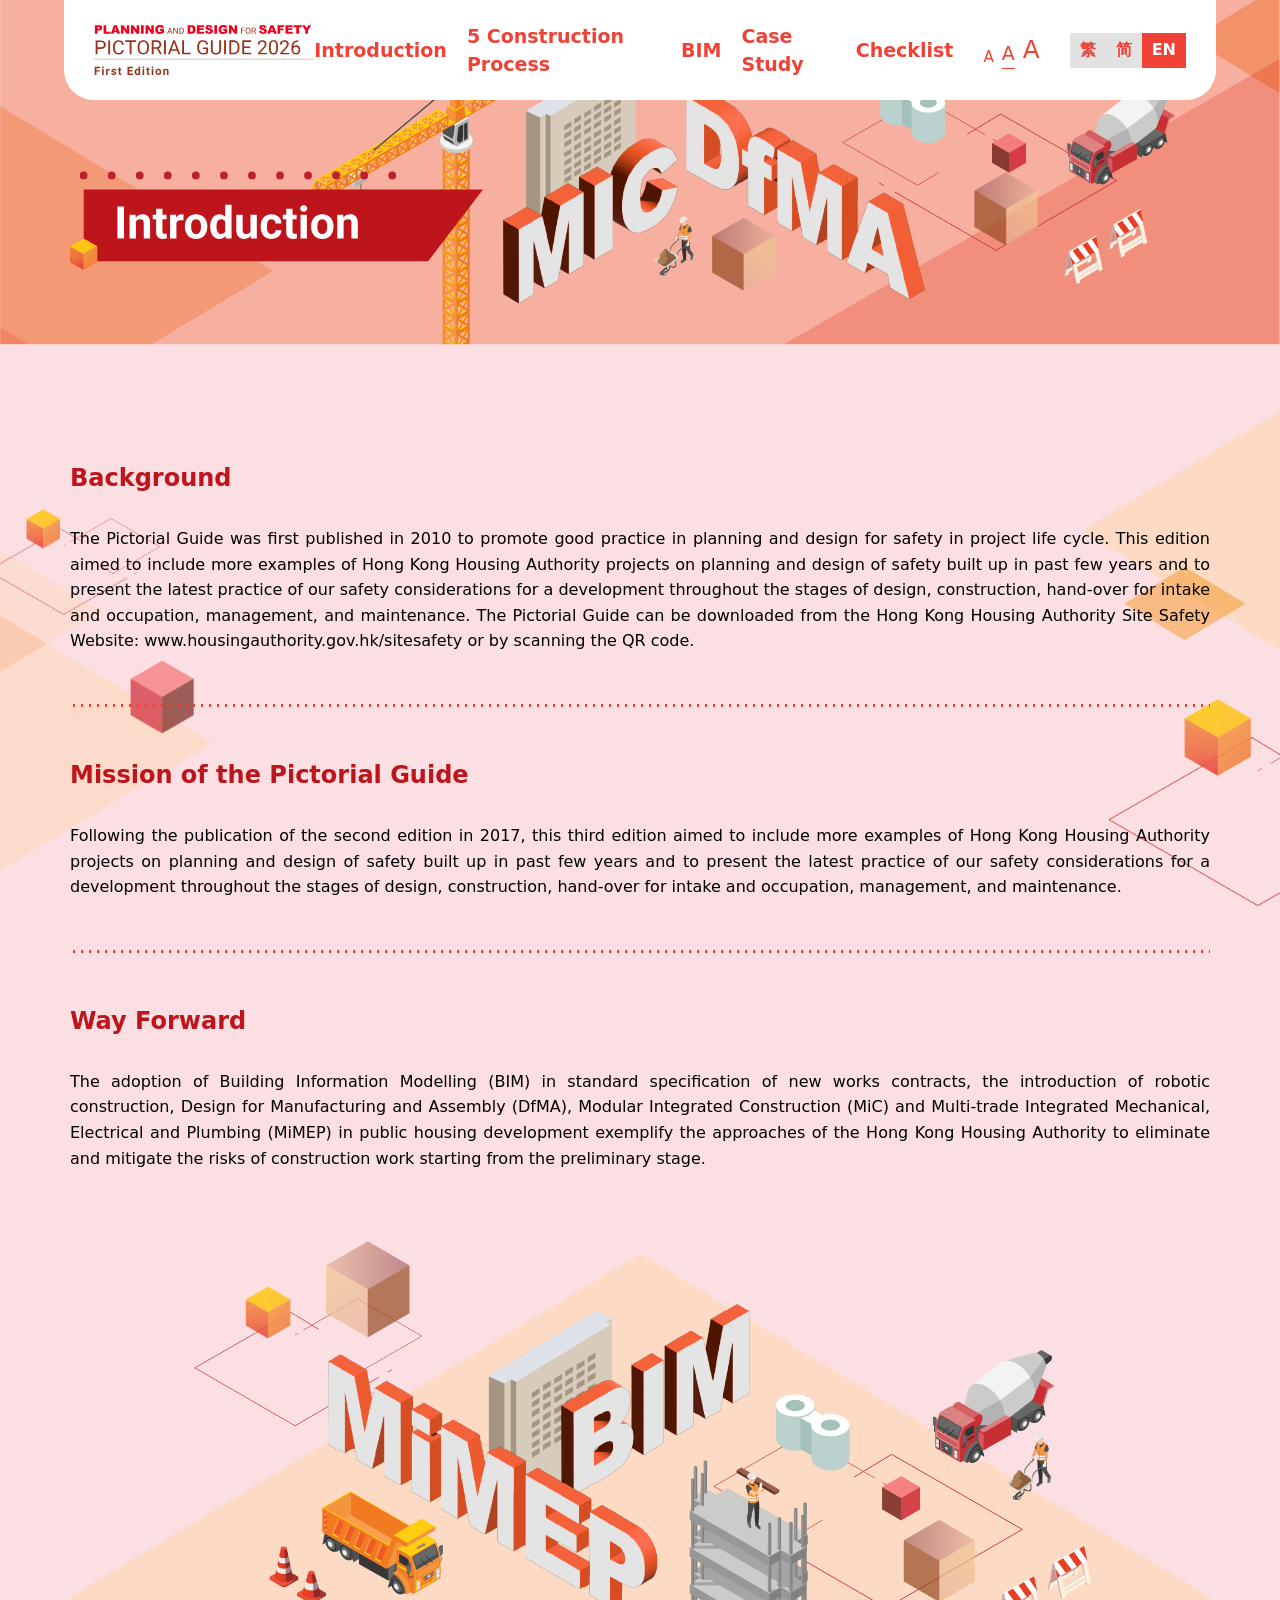
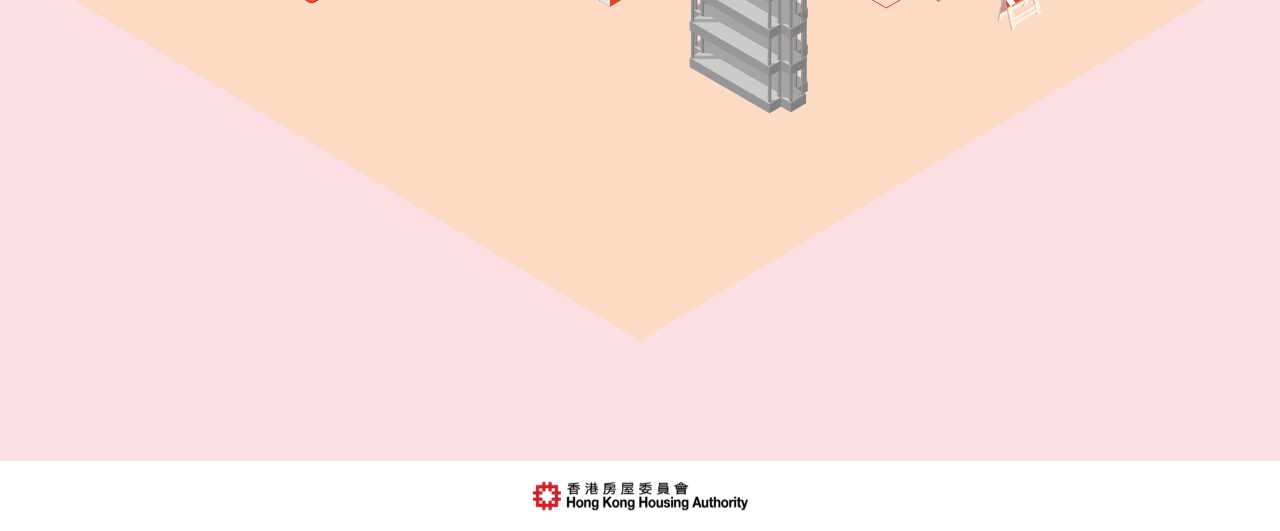
<file: en/introduction.html>
<!DOCTYPE html>
<html lang="en">

<head>
  <meta charset="UTF-8">
  <meta name="viewport" content="width=device-width, initial-scale=1.0">
  <title>HA project</title>
  <script src="../assets/js/lib/tailwindcss.js"></script>
  <style type="text/tailwindcss">@theme {--breakpoint-md: 820px;}</style>
  <link rel="stylesheet" href="../assets/css/main.css">
  <link rel="stylesheet" href="../assets/css/modal.css">
  <link rel="stylesheet" href="../assets/css/single_page.css">
</head>

<body class="process-template introduction">
  <span class="background square"></span>
  <div class="content-container min-h-screen">
    <div class="single-page-header intro">
      <div class="page-title-wrapper">
        <div class="page-title-inner">
          <img src="/assets/images/intro_title.svg" class="intro-img masc">
        </div>
      </div>
    </div>
    <div class="page-template">
      <div class="page-template-content-inner">
        <h2>Background</h2>
        <p>The Pictorial Guide was first published in 2010 to promote good practice in planning and design for safety in
          project life cycle. This edition aimed to include more examples of Hong Kong Housing Authority projects on
          planning and design of safety built up in past few years and to present the latest practice of our safety
          considerations for a development throughout the stages of design, construction, hand-over for intake and
          occupation, management, and maintenance. The Pictorial Guide can be downloaded from the Hong Kong Housing
          Authority Site Safety Website: www.housingauthority.gov.hk/sitesafety or by scanning the QR code.</p>
        <div class="dot-divider"></div>
        <h2>Mission of the Pictorial Guide</h2>
        <p>Following the publication of the second edition in 2017, this third edition aimed to include more examples of
          Hong Kong Housing Authority projects on planning and design of safety built up in past few years and to
          present the latest practice of our safety considerations for a development throughout the stages of design,
          construction, hand-over for intake and occupation, management, and maintenance. </p>
        <div class="dot-divider"></div>
        <h2>Way Forward </h2>
        <p>The adoption of Building Information Modelling (BIM) in standard specification of new works contracts, the
          introduction of robotic construction, Design for Manufacturing and Assembly (DfMA), Modular Integrated
          Construction (MiC) and Multi-trade Integrated Mechanical, Electrical and Plumbing (MiMEP) in public housing
          development exemplify the approaches of the Hong Kong Housing Authority to eliminate and mitigate the risks of
          construction work starting from the preliminary stage. </p>
        <img src="../assets/images/intro_1.png" class="intro-cs-img" />
      </div>
    </div>

  </div>
  <script src="../assets/js/popup.min.js"></script>
  <script src="../assets/js/main.min.js"></script>
</body>

</html>
</file>
<file: assets/css/main.css>
* {
  box-sizing: border-box;
}

:root {
  --inner-width: 1140px;
  --color-primary: #fcdac4;
  --color-secondary: #EF4136;
  --color-item: #FBE6D1;
  --color-introduction: #be141b;
  --color-pink: #fcdfe2;
}

html {
  font-size: 16px;
}

img {
  height: 100%;
}

body {
  font-size: 1rem;
  height: 100%;
  width: 100%;

  &.introduction {
    background: var(--color-pink);

    @media screen and (min-width: 821px) {
      &::before {
        content: "";
        position: fixed;
        height: 50%;
        width: 20%;
        bottom: 0%;
        left: 0;
        z-index: -1;
        background-image: url('/assets/images/single-page-content-bg-left.png');
        background-repeat: no-repeat;
        background-size: contain;
      }

      &::after {
        content: "";
        position: fixed;
        height: 50%;
        width: 20%;
        right: -2px;
        z-index: -1;
        background-image: url('/assets/images/single-page-content-bg-right.png');
        background-repeat: no-repeat;
        background-size: contain;
        width: 200px;
        height: 574px;
        top: 350px;
      }
    }
  }

  /*  for single page */
  /* .background { 
    position: relative;
    z-index: -1;

    &.square {
      z-index: -1;
      position: relative;

      &::before {
        content: "";
        position: fixed;
        height: 180px;
        width: 300px;
        background: #f69321c4;
        top: 25%;
        left: 6.5%;
        clip-path: polygon(50% 0%, 100% 50%, 50% 100%, 0% 50%);
        z-index: 5;
      }
    }
  } */
}

.head-logo {
  width: 65vw;

  @media screen and (min-width: 821px) {
    width: 380px;
  }
}

.acc-font-size {
  color: var(--color-secondary);
  /* line-height: 0; */

  div {
    cursor: pointer;
  }

  div.active {
    border-bottom: 1px solid var(--color-secondary);
  }

  .size1 {
    font-size: 15.2px;
  }

  .size2 {
    font-size: 19px;
  }

  .size3 {
    font-size: 24.7px;
  }
}

nav {
  z-index: 50;
}

.nav-inner {
  padding-top: 50px;
  max-width: var(--inner-width);
  margin: auto;
  display: flex;
  justify-content: space-between;
  position: absolute;
  width: 100%;
  left: 50%;
  transform: translateX(-50%);
  z-index: 90;

  .menu {
    a {
      cursor: pointer;
      width: 52px;
      height: 52px;
      background: #f7b0a062;
      border-radius: 500px;
      display: flex;
      align-items: center;
      justify-content: center;

      &.menu_trigger {
        background: #fff;
      }

      img {
        width: 100%;
        max-height: 20px;
      }
    }
  }
}


.nav-other-inner {
  margin: auto;
  display: flex;
  justify-content: space-between;
  width: 100%;
  z-index: 90;
  padding-top: 0;
  max-width: 94vw;

  @media screen and (min-width: 821px) {
    max-width: 90vw;
  }

  background-color: #fff;
  border-radius: 0 0 30px 30px;

  .menu {
    .menu-wrapper {
      display: none;
      font-size: 19px;
      font-weight: 600;
      color: var(--color-secondary);

      @media screen and (min-width: 821px) {
        display: flex;
        gap: 20px;
      }
    }

    a {
      cursor: pointer;

      &.menu_trigger {
        background: #fff;

        @media screen and (min-width: 821px) {
          display: none;
        }
      }

      img {
        width: 100%;
        max-height: 20px;
      }
    }
  }

  .acc-font-size,
  .lang-switcher {
    display: none;
  }

  @media screen and (min-width: 821px) {

    .acc-font-size,
    .lang-switcher {
      display: flex;
    }
  }
}



.backdrop-menu {
  display: flex;
  flex-direction: column;
  gap: 0.75rem;
  font-size: 1.4rem;
  margin: auto;
  width: 95vw;

  @media screen and (min-width: 821px) {
    width: 400px;
  }

  .menu-item-wrapper {
    display: flex;
    flex-direction: column;
  }

  .item {
    transition: all .2s;
    border: 3px solid var(--color-secondary);
    height: 70px;
    display: flex;
    align-items: center;
    padding-left: 25px;
    justify-content: space-between;
    color: var(--color-secondary);
    cursor: pointer;
    font-weight: 700;

    span {
      line-height: 1.2;
    }

    &.expanded {
      margin-bottom: 0.5rem;
    }

    .img-wrap {
      width: 60px;
      height: 100%;
      display: flex;
      justify-content: center;
      background: var(--color-item);
      border-left: 2px solid var(--color-secondary);

      img {
        width: 20px;
        transition: transform 0.3s;
      }
    }

    &.expandable.expanded .img-wrap img {
      transform: rotate(45deg);
    }

    &:hover {
      background: var(--color-secondary);
      color: #fff;
    }

    &.submenu-item {
      height: 45px;
      margin-left: 30px;
      font-size: 1.2rem;
      border-width: 1px;
      padding-top: 8px;
      padding-bottom: 8px;
    }
  }

  .submenu {
    display: flex;
    flex-direction: column;
    gap: 0.5rem;
    overflow: hidden;
    transition: max-height 0.3s ease-in-out;
    max-height: 0;

    &.hidden {
      max-height: 0;
    }
  }

  .menu {
    a {
      cursor: pointer;
      width: 52px;
      height: 52px;
      background: var(--color-item);
      border-radius: 500px;
      display: flex;
      align-items: center;
      justify-content: center;

      &.menu_trigger {
        background: #fff;
      }

      img {
        width: 100%;
        max-height: 20px;
      }
    }
  }
}

.thumb {
  cursor: pointer;
}

footer {
  background-color: #fff;

  .footer-inner {
    max-width: var(--inner-width);
    margin: auto;

    div {
      flex-direction: column;

      @media screen and (min-width: 821px) {
        flex-direction: row;
      }
    }
  }
}

.content-container {
  height: 100%;
}

.lang-switcher {
  div {
    background: #E2E2E2;
    color: var(--color-secondary);
    padding: 5px 10px 6px;

    &.active {
      background-color: var(--color-secondary);
      color: #fff;
    }
  }
}

.page-title-wrapper {
  /* background: url('/assets/images/icon/dot.svg'); */
  /* background-repeat: no-repeat; */
  display: inline-block;
  position: relative;
  width: 100%;

  @media screen and (min-width: 821px) {
    padding-top: 20px;
    margin-bottom: 80px;
  }

  .page-title-inner {
    width: 100%;
    margin: auto;
    position: relative;
  }
}


.cs-bullet {
  display: flex;
  flex-direction: column;
  gap: 1rem;

  div {
    padding-left: 1.2rem;
    padding-bottom: 1rem;
    border-bottom: 1px solid #000;
    position: relative;
    background-size: contain;
    background-repeat: no-repeat;

    &::before {
      content: "";
      background-image: url('/assets/images/process3/cs-bullet-point.png');
      width: 14px;
      height: 14px;
      position: absolute;
      background-size: contain;
      background-repeat: no-repeat;
      left: 0;
      top: 5px;
    }

    &:last-child {
      border-bottom: 0;
    }
  }

  &.no-m {
    gap: 5px;

    div {
      padding-bottom: 0;
      border-bottom: 0;
    }
  }
}


.single-img-section {
  margin: 0px auto 30px;
  display: inline-flex;
  flex-direction: column;
  gap: 10px;
  align-items: center;
  width: 100%;

  &:has(+ .line-divider) {
    margin-bottom: 0;
  }

  &:has(+ .dot-divider) {
    margin-bottom: 0;
  }

  &.sm {
    margin: 1.5rem auto;
  }

  &.none {
    margin: .25rem auto;
  }

  img {
    width: 800px;
    max-width: 100%;
    margin: auto;
    object-fit: contain;
  }

  p {
    text-align: center !important;
    font-style: italic;
    color: #555 !important;
    margin-bottom: 0 !important;
    font-size: 0.875rem !important;
  }
}

/* Back to top button */
.back-to-top {
  position: fixed;
  bottom: 30px;
  right: 30px;
  z-index: 999;
  width: 44px;
  height: 44px;
  border-radius: 50%;
  border: none;
  background: var(--color-secondary, #EF4136);
  color: #fff;
  cursor: pointer;
  display: flex;
  align-items: center;
  justify-content: center;
  box-shadow: 0 2px 8px rgba(0, 0, 0, 0.2);
  opacity: 0;
  visibility: hidden;
  transform: translateY(10px);
  transition: opacity 0.3s, visibility 0.3s, transform 0.3s;
}

.back-to-top.visible {
  opacity: 1;
  visibility: visible;
  transform: translateY(0);
}

.back-to-top:hover {
  background: #d63a30;
}
</file>
<file: assets/css/modal.css>
.modal {
  position: fixed;
  inset: 0;
  /* background: rgba(0,0,0,0.85); */
  display: flex;
  align-items: center;
  justify-content: center;
  z-index: 9999;
}

.modal.hidden {
  display: none;
}

.modal__content {
  overflow-y: scroll;
  height: 100%;
  padding: 50px 30px;
  aspect-ratio: 16 / 9;
  background: transparent;
  position: relative;
  width: 100%;
  display: flex;
  justify-content: center;
  align-items: center;
  max-width: 100%;
  @media screen and (min-width: 821px) {
    max-width: 1200px;
    overflow-y: unset;
    width: 90vw;
    padding: 0;
  }
}

.modal__iframe {
  width: 100%;
  height: 100%;
  border: 0;
  display: block;
}

.modal__close {
  position: absolute;
  right: 12px;
  top: 12px;
  background: #00000060;
  color: #fff;
  border: 0;
  width: 36px;
  height: 36px;
  border-radius: 999px;
  display: flex;
  align-items: center;
  justify-content: center;
  cursor: pointer;
}
</file>
<file: assets/css/slider.css>
.slider-wrapper {
  width: 100%;
  display: flex;
  align-items: center;
  justify-content: center;
  padding-bottom: 20px;

  &:has(+ p) {
    margin-bottom: 30px;
  }

  &:has(+ b) {
    margin-bottom: 30px;
  }

  &:has(+ .single-img-section) {
    margin-bottom: 30px;
  }

  &:has(+ h2) {
    margin-bottom: 30px;
  }

  &:has(+ h3) {
    margin-bottom: 30px;
  }

  &:has(+ .slider-wrapper) {
    margin-bottom: 30px;
  }
}

.splide {
  width: 100%;
  max-width: 100%;
}

.splide__track {
  background-repeat: no-repeat;
  background-size: cover;
  background-position: top center;
  padding: 30px 0 30px;
}

.one {
  .splide__track {
    background-image: url('/assets/images/slider-background.svg');
  }
}

.two {
  .splide__track {
    background-image: url('/assets/images/slider-bg-2.svg');
  }
}

.three {
  .splide__track {
    background-image: url('/assets/images/slider-bg-3.svg');
  }
}

.four {
  .splide__track {
    background-image: url('/assets/images/slider-bg-4.svg');
  }
}

.five {
  .splide__track {
    background-image: url('/assets/images/slider-bg-5.svg');
  }
}

.splide__slide {
  display: flex;
  align-items: center;
  justify-content: center;
  height: auto;
}

.splide__slide__container {
  position: relative;
  display: inline-flex;
  flex-direction: column;
  width: 100%;
  max-width: 80%;
  justify-content: center;
  align-items: center;

  img {
    width: 100%;
    max-width: 80%;
    max-height: 100%;
    /* margin: auto; */
    height: auto;
    display: block;
    object-fit: contain;

    @media screen and (min-width: 821px) {
      max-width: 100%;
    }
  }

  .caption {
    margin: 0;
    font-size: 12px;
    text-align: center;
    line-height: 1.1;
    padding-top: 5px;

    @media screen and (min-width: 821px) {
      text-align: center;
      font-size: 14px;
    }
  }
}

.splide__pagination {
  bottom: -1.2em !important;

  .splide__pagination__page {
    transform: scale(1.2);

    &.is-active {
      background: #f06522;
    }
  }
}

.splide__arrow {
  background: #77797b;

  &.splide__arrow--prev {
    left: 10px;
  }

  &.splide__arrow--next {
    right: 10px;
  }
}

.splide__arrow svg {
  fill: white;
}
</file>
<file: assets/css/single_page.css>
#in-page-navnav {
  position: relative;
}

.intro-img {
  max-height: 67px;
  position: relative;
  left: -9px;

  @media screen and (min-width: 821px) {
    max-height: 100px;
    left: unset;
  }
}

.single-page-header {
  margin-top: -100px;
  padding-top: 100px;
  padding-bottom: 80px;
  display: flex;
  position: relative;
  height: 370px;
  overflow: hidden;

  @media screen and (min-width: 821px) {
    height: 380px;
  }

  .page-title-wrapper {
    width: 100%;
    margin: auto;
    padding-top: 0px;
    padding-left: 30px;
    margin-top: 15px;
    position: relative;

    @media screen and (min-width: 821px) {
      max-width: 1140px;
      padding-left: 0px;
      padding-top: 50px;
    }

    &::after {
      content: "";
      background-image: none;
      position: absolute;
      top: 0%;
      right: -10%;
      width: 70%;
      height: 350px;
      z-index: -1;
      background-repeat: no-repeat;
      background-size: contain;
      background-position: -330px bottom;

      @media screen and (min-width: 821px) {
        height: 380px;
        background-image: url('/assets/images/single-page-header-obj.png');
        background-position: center bottom;
      }
    }
  }

  &::before {
    content: "";
    position: absolute;
    top: 0;
    left: 0;
    width: 100%;
    height: 370px;
    z-index: -1;
    background-repeat: no-repeat;
    background-image: url('/assets/images/m-singlepage-header.png');
    background-position: center bottom;
    background-size: cover;

    @media screen and (min-width: 821px) {
      background-position: center bottom;
      background-size: cover;
      height: 380px;
      background-image: url('/assets/images/single-page-header-bg.png');
    }
  }

  &.intro {
    height: 340px;

    @media screen and (min-width: 821px) {
      height: 380px;
    }
    &::before {
      top: -25px;
      height: 370px;
      @media screen and (min-width: 821px) {
        height: 380px;
        top: 0;
      }
    }
    .page-title-wrapper {
      margin-top: 20px;
    }
  }
}

.page-template {
  width: 100%;
  max-width: 1140px;
  margin: auto;
  padding-top: 50px;
  padding-bottom: 80px;
  padding-left: 30px;
  padding-right: 30px;
  overflow: hidden;


  @media screen and (min-width: 821px) {
    padding-top: 80px;
    padding-left: 0;
    padding-right: 0;
  }

  .page-template-content-inner {
    max-width: 100%;
    margin: auto;

    h2 {
      font-size: 1.25rem;
      color: var(--color-introduction);
      font-weight: 600;
      margin-bottom: 1.25rem;

      @media screen and (min-width: 821px) {
        font-size: 1.5rem;
        margin-bottom: 1.875rem;
      }
    }

    h3 {
      font-size: 1.2rem;
      color: var(--color-introduction);
      font-weight: 400;
      margin-bottom: 0;

      @media screen and (min-width: 821px) {
        /* margin-bottom: 30px; */
      }
    }

    p {
      font-size: 1rem;
      line-height: 1.6;
      margin-bottom: 1.875rem;
      color: #000;
      text-align: left;

      @media screen and (min-width: 821px) {
        text-align: justify;
      }
    }

    .dot-divider {
      width: 100%;
      height: 3px;
      background-image: radial-gradient(circle, var(--color-secondary) 1.5px, transparent 1.5px);
      background-size: 8px 3px;
      background-position: 0 center;
      background-repeat: repeat-x;
      margin: 50px 0;
    }
  }
}

.intro-cs-img {
  padding-top: 100px;
  padding-bottom: 40px;
  transform: scale(1.5);
  margin-bottom: -120px;

  @media screen and (min-width: 821px) {
    transform: scale(1);
    position: relative;
    width: 100%;
    margin: auto;
    padding-top: 40px;
    padding-bottom: 40px;
    margin-bottom: 0;
  }
}
</file>
<file: assets/css/process.css>
@import url('./variables.css');

body.process-template {
  background: var(--color-processbg);
  line-height: 1.6;

  &.one {
    background: var(--color-processbg1);
    .line-divider{
      &:nth-child(odd of .line-divider)::after {
        background-image: url('/assets/images/process1-divider-img.svg');
        background-color: var(--color-processbg1);
      }
  
      &:nth-child(even of .line-divider)::after {
        background-image: url('/assets/images/process1-divider-img2.svg');
        background-color: var(--color-processbg1);
      }
    }
  }

  &.two {
    background: var(--color-processbg2);
    .line-divider{
      &:nth-child(odd of .line-divider)::after {
        background-image: url('/assets/images/process2-divider-img.svg');
        background-color: var(--color-processbg2);
      }
  
      &:nth-child(even of .line-divider)::after {
        background-image: url('/assets/images/process2-divider-img2.svg');
        background-color: var(--color-processbg2);
      }
    }
  }

  &.three {
    background: var(--color-processbg3);
    .line-divider{
      &:nth-child(odd of .line-divider)::after {
        background-image: url('/assets/images/process3-divider-img.svg');
        background-color: var(--color-processbg3);
      }
  
      &:nth-child(even of .line-divider)::after {
        background-image: url('/assets/images/process3-divider-img2.svg');
        background-color: var(--color-processbg3);
      }
    }
  }

  &.four {
    background: var(--color-processbg4);
    .line-divider{
      &:nth-child(odd of .line-divider)::after {
        background-image: url('/assets/images/process4-divider-img.svg');
        background-color: var(--color-processbg4);
      }
  
      &:nth-child(even of .line-divider)::after {
        background-image: url('/assets/images/process4-divider-img2.svg');
        background-color: var(--color-processbg4);
      }
    }
  }

  &.five {
    background: var(--color-processbg5);
    .line-divider{
      &:nth-child(odd of .line-divider)::after {
        background-image: url('/assets/images/process5-divider-img.svg');
        background-color: var(--color-processbg5);
      }
  
      &:nth-child(even of .line-divider)::after {
        background-image: url('/assets/images/process5-divider-img2.svg');
        background-color: var(--color-processbg5);
      }
    }
  }

  @media screen and (min-width: 821px) {
    &.one {
      .content-container {
        &::before {
          background-image: url('/assets/images/process-content-left.svg');
        }

        &::after {
          background-image: url('/assets/images/process-content-right.svg');
        }
      }
    }

    &.two {
      .content-container {
        &::before {
          background-image: url('/assets/images/process-2-bg-l.svg');
        }

        &::after {
          background-image: url('/assets/images/process-2-bg-r.svg');
        }
      }
    }

    &.three {
      .content-container {
        &::before {
          background-image: url('/assets/images/process-3-bg-l.svg');
        }

        &::after {
          background-image: url('/assets/images/process-3-bg-r.svg');
        }
      }
    }

    &.four {
      .content-container {
        &::before {
          background-image: url('/assets/images/process-4-bg-l.svg');
        }

        &::after {
          background-image: url('/assets/images/process-4-bg-r.svg');
        }
      }
    }

    &.five {
      .content-container {
        &::before {
          background-image: url('/assets/images/process-5-bg-l.svg');
        }

        &::after {
          background-image: url('/assets/images/process-5-bg-r.svg');
        }
      }
    }
  }


  &::before {
    content: "";
    background-repeat: no-repeat;
    position: absolute;
    height: 100%;
    width: 100%;
    top: 0;
    right: 0;
    z-index: -1;
    background-image: url('/assets/images/process_bg_right_top.svg');
    background-position: right top;
    background-size: 50%;
    opacity: 0.2;
  }
}

.content-container {
  position: relative;

  &::before {
    content: "";
    background-repeat: no-repeat;
    position: fixed;
    height: 160px;
    width: 320px;
    top: 25%;
    left: -15%;
    z-index: -1;

    @media screen and (min-width: 821px) {
      left: 0;
      height: 400px;
      width: 320px;
    }
  }

  &::after {
    content: "";
    background-repeat: no-repeat;
    position: fixed;
    bottom: 0;
    z-index: -1;
    height: 210px;
    width: 80px;
    right: -4%;

    @media screen and (min-width: 821px) {
      right: 0;
      height: 550px;
      width: 310px;
    }
  }
}




/* only for process 5 */
.page-template.process-5 {
  --pl: 110px;
  --m-pl: 60px;

  @media screen and (min-width: 821px) {
    padding-top: 120px;
    padding-bottom: 0 !important;
  }

  /* only for process 5's one */
  .page-title-wrapper {
    &:not(.in-content-title) {
      margin-bottom: 20px;

      &::after {
        content: unset;
        width: 400px;
        height: 350px;
        background-repeat: no-repeat;
        background-size: contain;
        position: absolute;
        top: 50%;
        right: 0;
        transform: translate(0%, -40%);
      }

      @media screen and (min-width: 821px) {
        &::after {
          content: "";
        }

        &.one {
          &::after {
            background-image: url('/assets/images/process-1-header-img.png');
          }
        }

        &.two {
          &::after {
            background-image: url('/assets/images/process-2-header-img.png');
          }
        }

        &.three {
          &::after {
            background-image: url('/assets/images/process-3-header-img.png');
          }
        }

        &.four {
          &::after {
            background-image: url('/assets/images/process-4-header-img.png');
          }
        }

        &.five {
          &::after {
            background-image: url('/assets/images/process-5-header-img.png');
          }
        }
      }

      img {
        height: 70px;

        @media screen and (min-width: 821px) {
          height: 170px;
        }
      }
    }
  }

  .page-template-content-inner {
    /* padding-left: 20px;
    padding-right: 20px; */
    padding-bottom: 80px;
    max-width: 100%;
    background: transparent;

    @media screen and (min-width: 821px) {
      padding-left: 0px;
      padding-right: 0px;
    }

    h2 {
      line-height: 1.2;
      font-weight: bold;
      font-size: 1.25rem;
      margin-bottom: 30px;

      @media screen and (min-width: 821px) {
        font-size: 1.75rem;
      }
    }

    h3 {
      line-height: 1.2;
      font-weight: bold;
      font-size: 1.25rem;
      margin-bottom: 30px;

      @media screen and (min-width: 821px) {
        font-size: 1.75rem;
      }
    }

    p {
      font-size: 1rem;
      line-height: 1.6;
      margin-bottom: 1.875rem;
    }

    ul {
      line-height: 1.8;
    }

    .line-divider {
      width: 100%;
      height: 1px;
      border-top: 1px solid #f06523;
      margin: 70px 0;
      position: relative;
      @media screen and (min-width: 821px) {
        margin: 50px 0;
      }

      &::after {
        content: "";
        left: 50%;
        top: 50%;
        transform: translate(-50%, -50%);
        width: 110px;
        height: 60px;
        position: absolute;
        background-repeat: no-repeat;
        background-size: contain;
        background-position: center center;
      }

      @media screen and (min-width: 821px) {
        &::after {
          content: unset;
        }
      }
    }

    b {
      display: block;
      width: 100%;
    }

    /* process one !! */
    &.one {

      h2,
      h3 {
        color: var(--color-process1);
      }

      .line-divider {
        border-color: var(--color-process1);
      }
    }

    &.two {

      h2,
      h3 {
        color: var(--color-process2);
      }

      .line-divider {
        border-color: var(--color-process2);
      }
    }

    &.three {

      h2,
      h3 {
        color: var(--color-process3);
      }

      .line-divider {
        border-color: var(--color-process3);
      }
    }

    &.four {

      h2,
      h3 {
        color: var(--color-process4);
      }

      .line-divider {
        border-color: var(--color-process4);
      }
    }

    &.five {

      h2,
      h3 {
        color: var(--color-process5);
      }

      .line-divider {
        border-color: var(--color-process5);
      }
    }
  }
}

.flex-box-5-5 {
  display: flex;
  gap: 30px;
  margin-bottom: 1rem;
  flex-direction: column;

  .item {
    width: 100%;
  }

  align-items: center;

  @media screen and (min-width: 821px) {
    flex-direction: row;
    align-items: start;

    .item {
      width: 50%;
    }
  }
}
</file>
